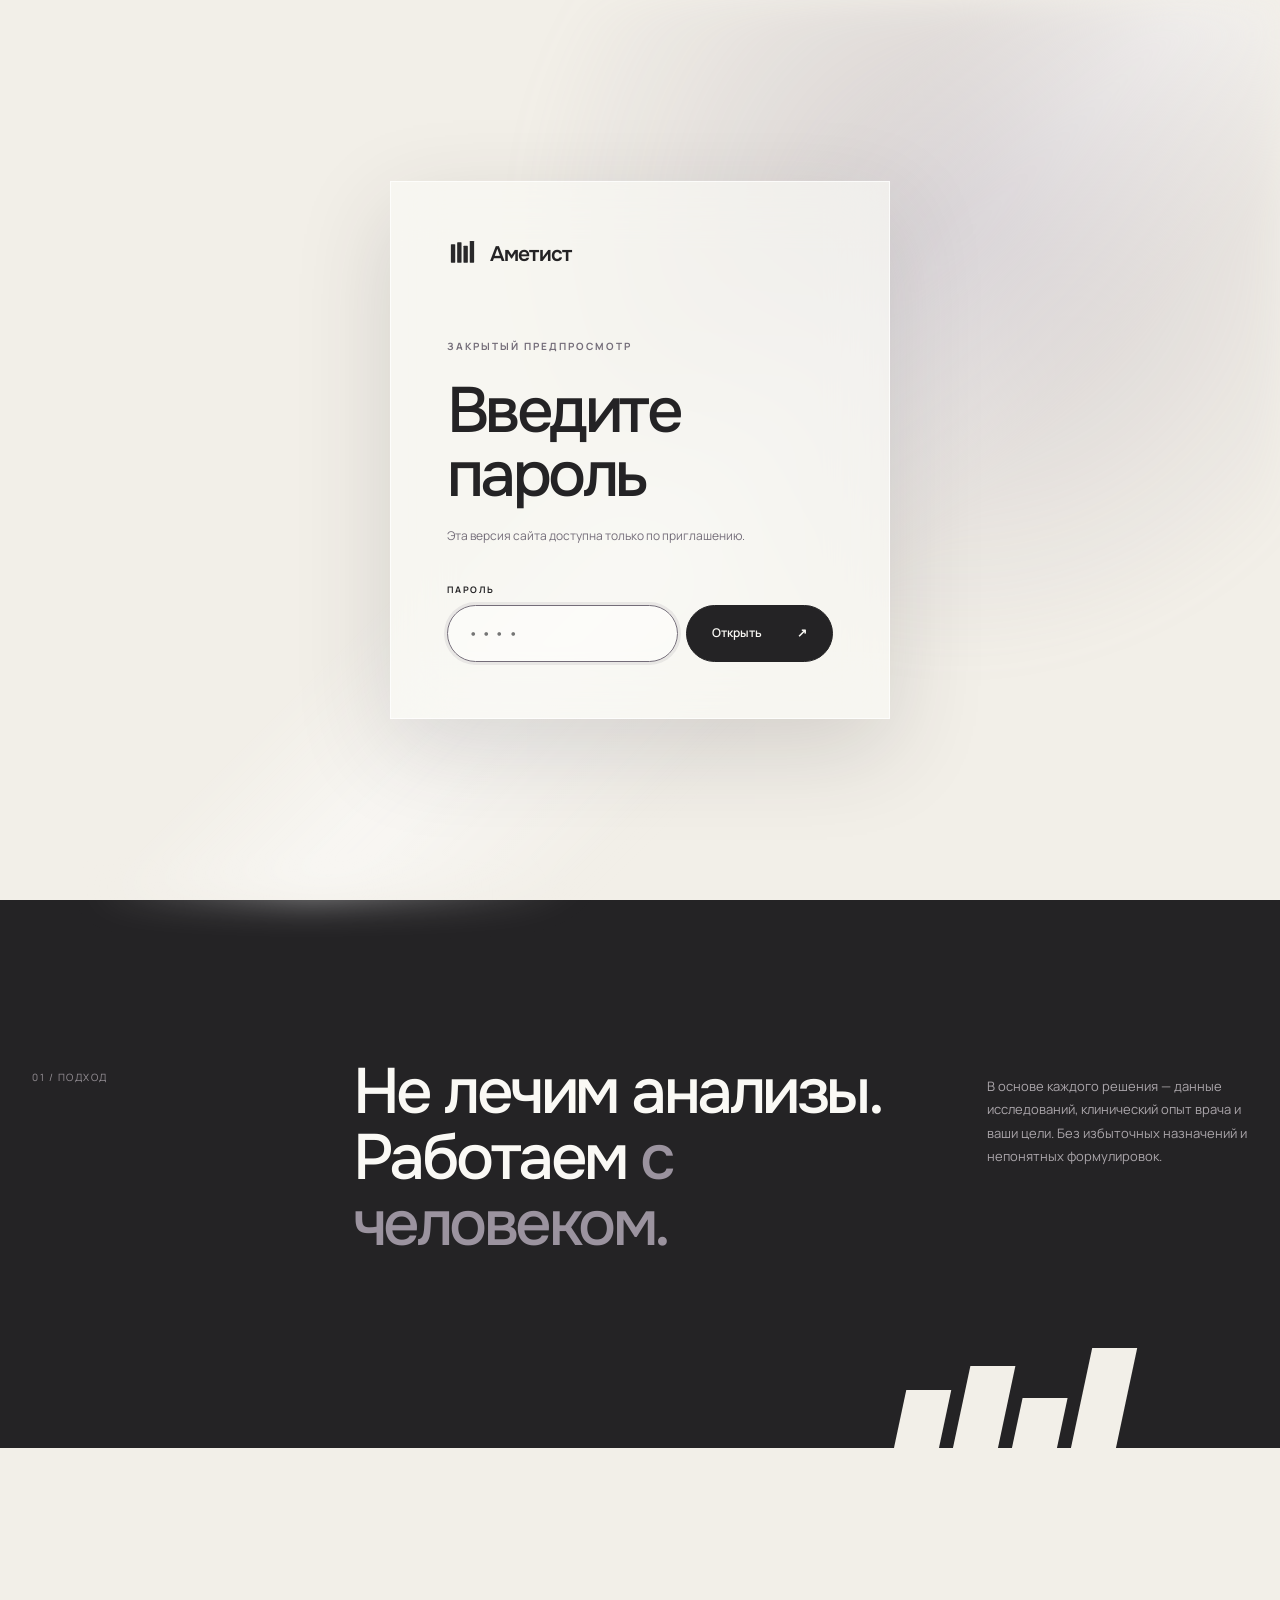
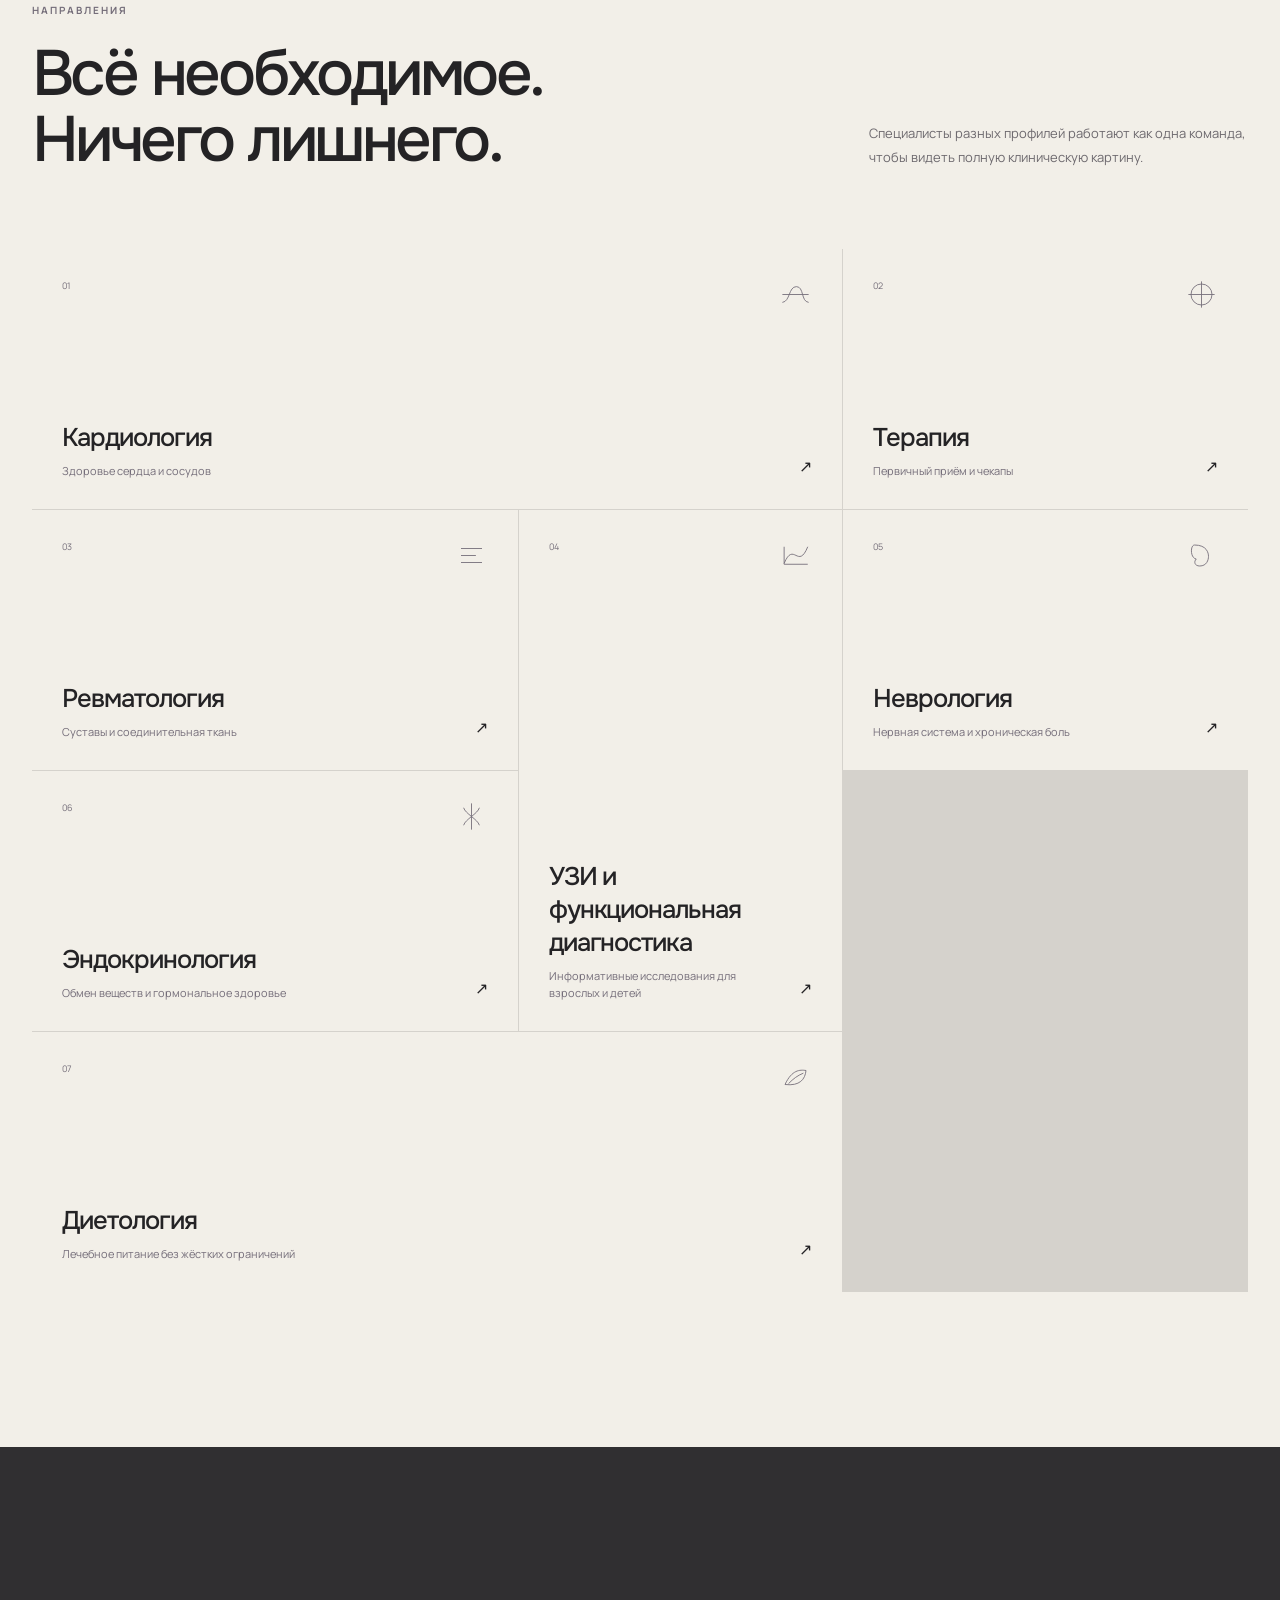
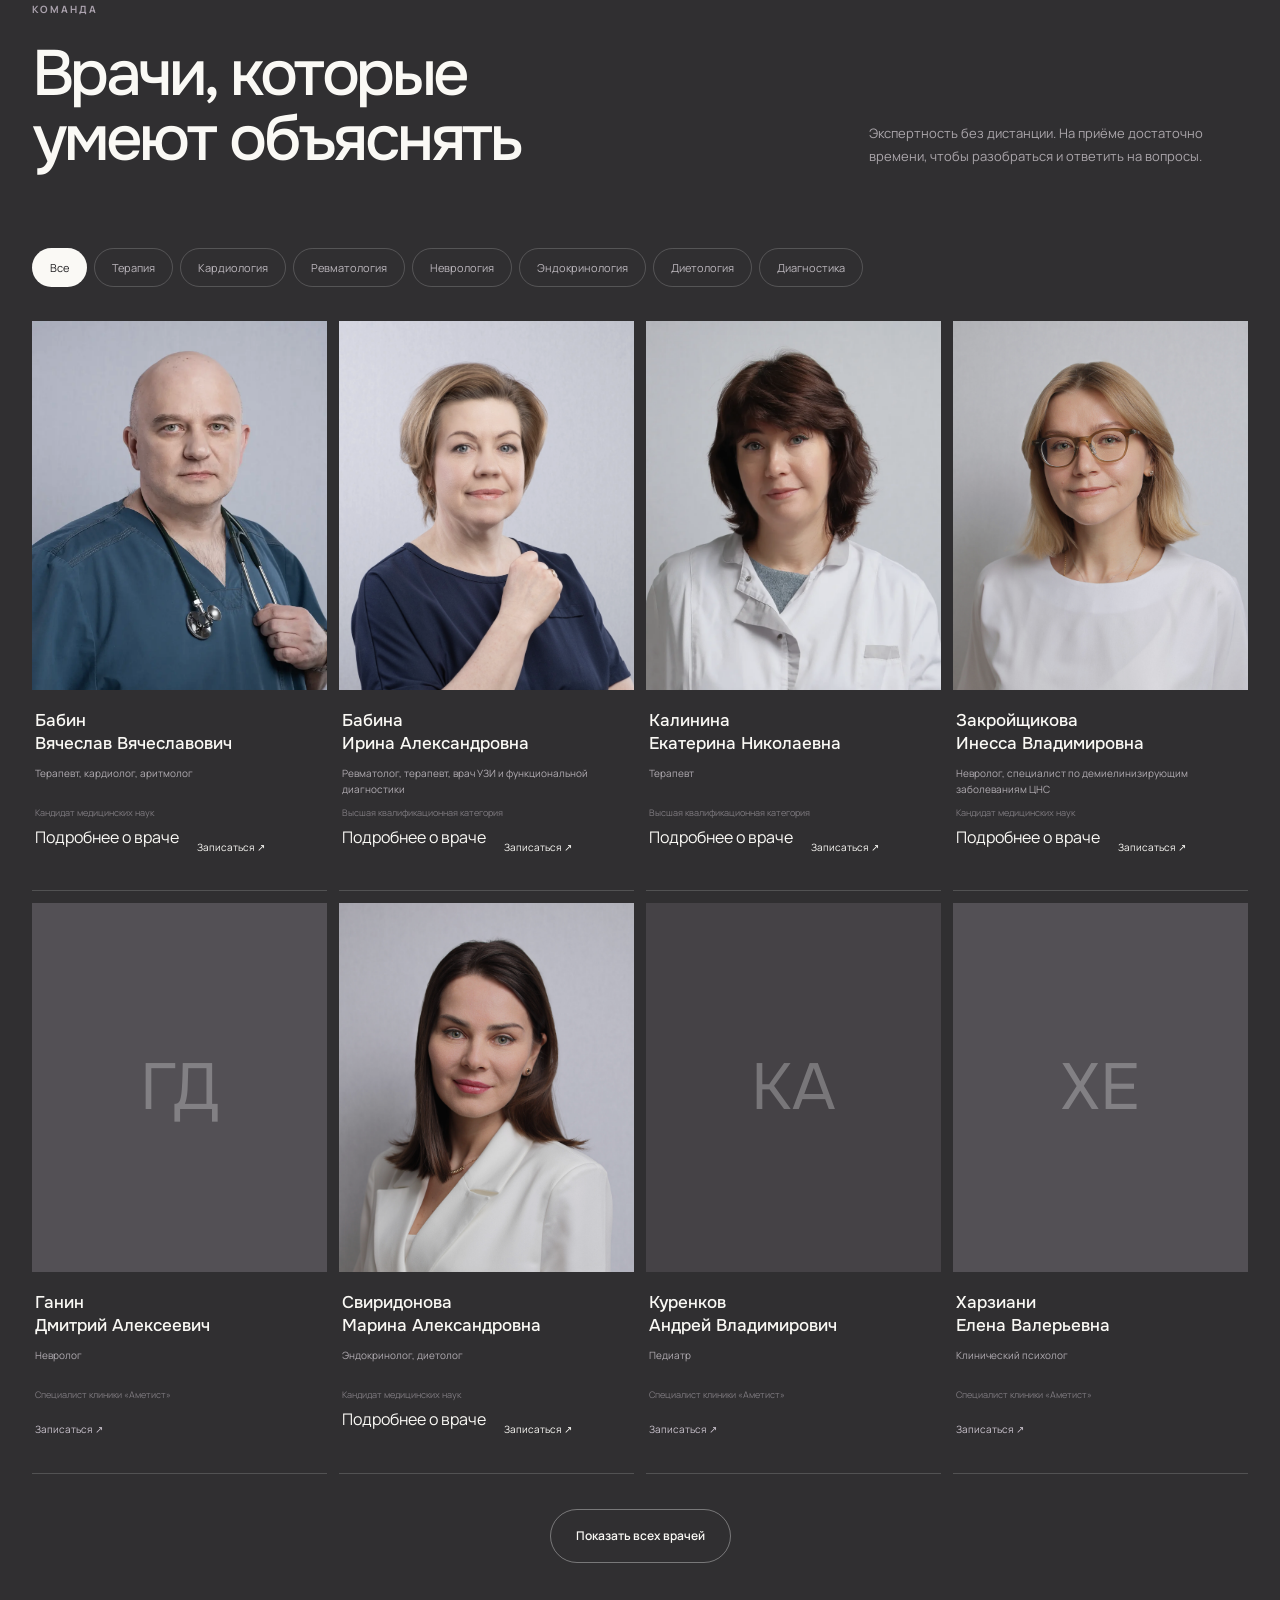
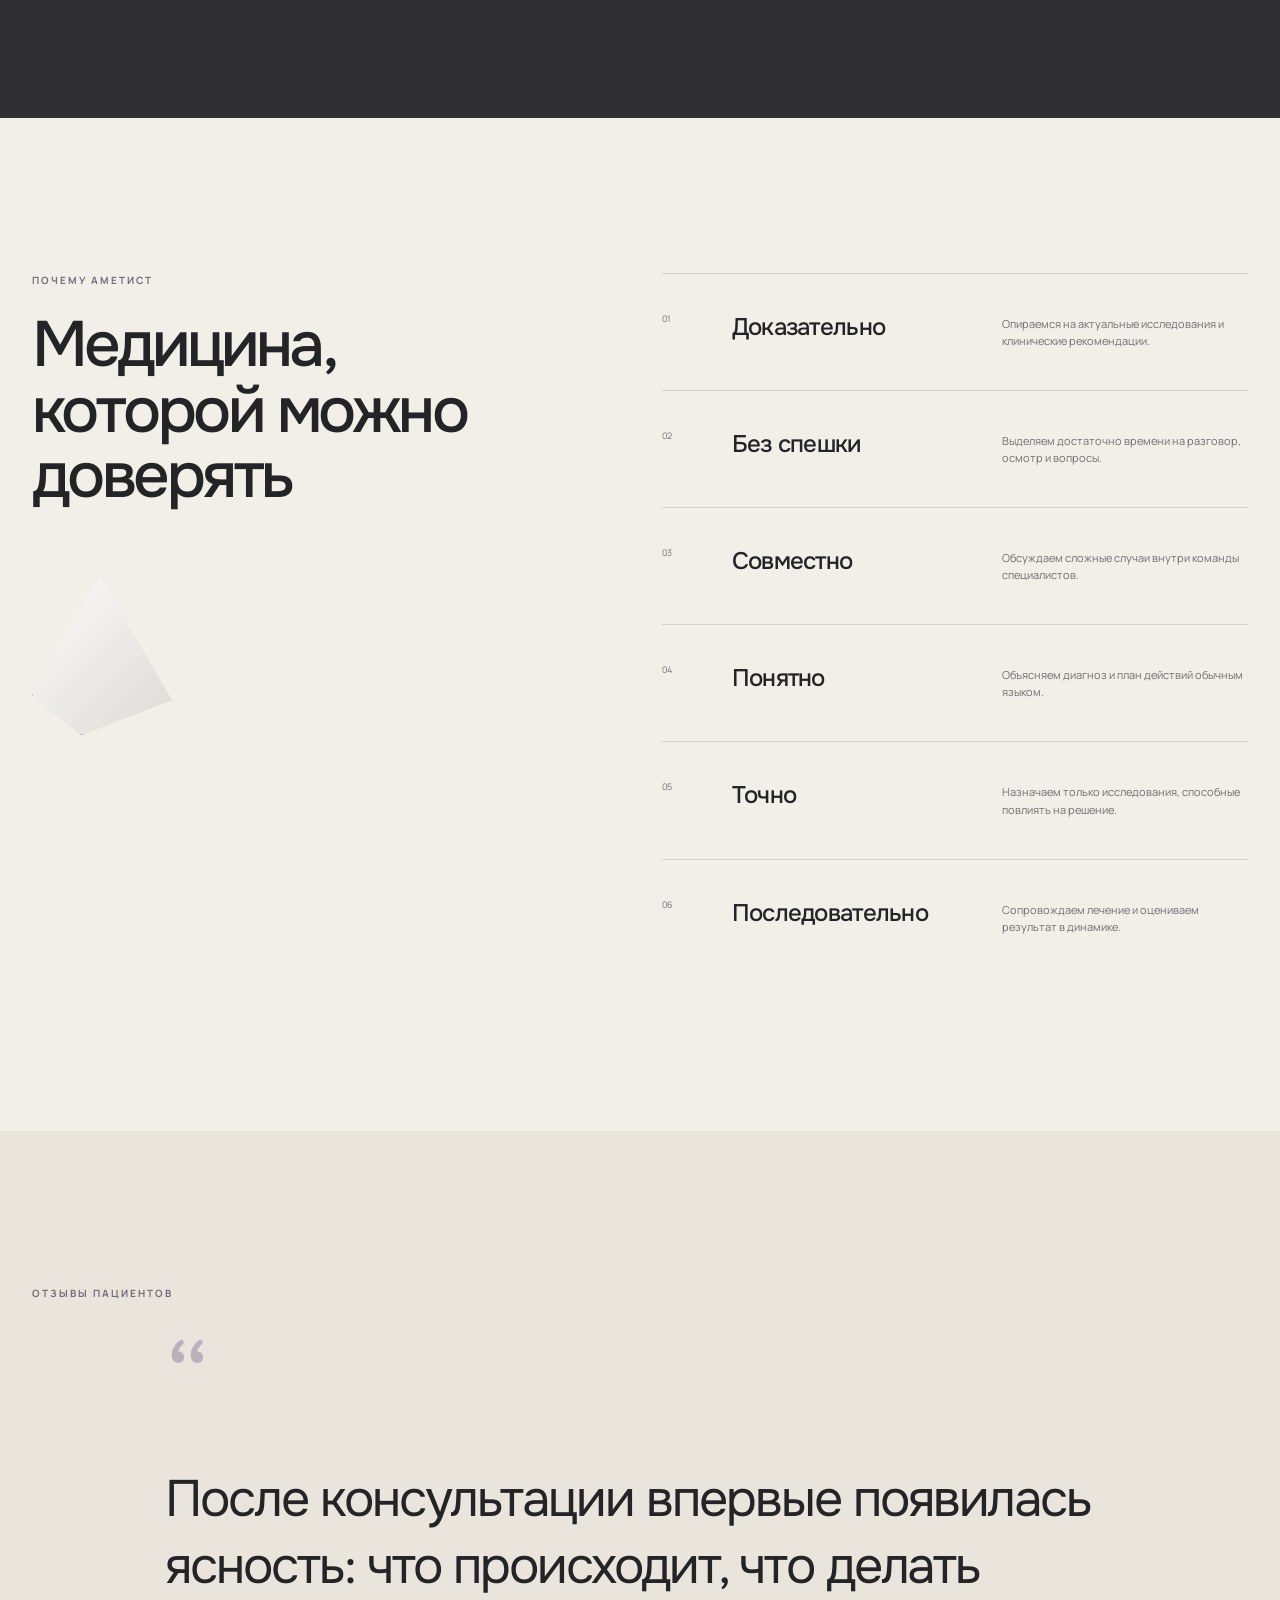
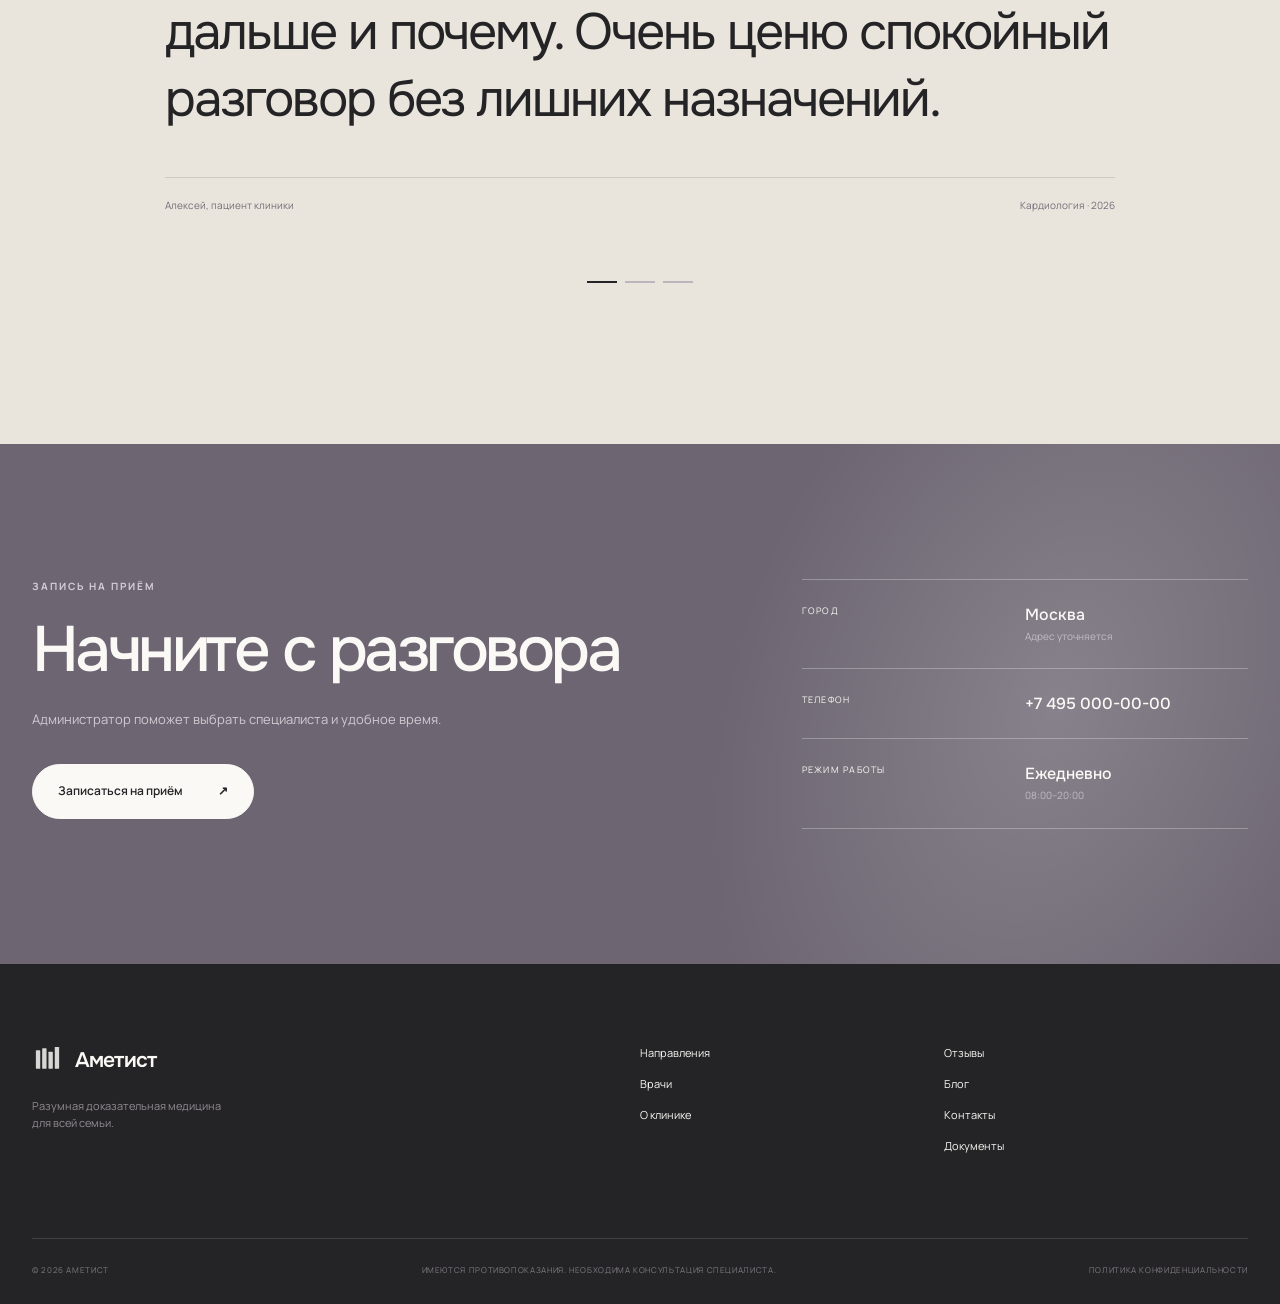
<file: index.html>
<!doctype html>
<html lang="ru"><head><meta charset="utf-8"><meta name="viewport" content="width=device-width,initial-scale=1"><meta name="description" content="Аметист — клиника доказательной медицины для взрослых и детей в Москве."><meta name="robots" content="noindex, nofollow, noarchive, nosnippet"><meta name="googlebot" content="noindex, nofollow, noarchive, nosnippet"><meta name="theme-color" content="#f2efe8"><title>Аметист — разумная доказательная медицина</title><link rel="icon" href="icons/favicon.svg" type="image/svg+xml"><link rel="preconnect" href="https://fonts.googleapis.com"><link rel="preconnect" href="https://fonts.gstatic.com" crossorigin><link href="https://fonts.googleapis.com/css2?family=Manrope:wght@400;500;600;700&amp;family=Onest:wght@400;500;600&amp;display=swap" rel="stylesheet"><link rel="stylesheet" href="css/style.css"><script src="js/doctor-profiles.js" defer></script><script src="js/search-index.js" defer></script><script src="js/script.js" defer></script><script src="js/site-search.js" defer></script></head>
<body class="locked" data-root=""><div class="access-gate" data-access-gate role="dialog" aria-modal="true" aria-labelledby="gate-title"><div class="access-gate__glow" aria-hidden="true"></div><form class="access-gate__panel" data-access-form><a class="brand access-gate__brand" href="#" tabindex="-1"><img src="icons/logo-srez.svg" alt=""><span>Аметист</span></a><p class="kicker">Закрытый предпросмотр</p><h1 id="gate-title">Введите пароль</h1><p>Эта версия сайта доступна только по приглашению.</p><label for="access-password">Пароль</label><div class="access-gate__field"><input id="access-password" name="password" type="password" inputmode="numeric" autocomplete="current-password" required autofocus placeholder="••••"><button class="btn" type="submit">Открыть <span>↗</span></button></div><p class="access-gate__error" data-access-error role="alert" hidden>Неверный пароль. Попробуйте ещё раз.</p></form></div><a class="skip" href="#content">К содержанию</a>
<header class="header"><div class="shell nav"><a class="brand" href="#top" aria-label="Аметист, на главную"><img src="icons/logo-srez.svg" alt=""><span>Аметист</span></a><button class="menu-btn" aria-expanded="false" aria-controls="menu"><span></span><span></span></button><nav id="menu" aria-label="Основная навигация"><a href="#specialties">Направления</a><a href="#doctors">Врачи</a><a href="#principles">О клинике</a><a href="#reviews">Отзывы</a><a href="blog/index.html">Блог</a><a href="#contacts">Контакты</a></nav><button class="btn btn--small js-book">Записаться</button></div></header>
<main id="content">
<section class="hero" id="top"><div class="hero-glow"></div><div class="shell hero-grid"><div class="hero-copy"><p class="kicker text-reveal">Клиника доказательной медицины · Москва</p><h1><span class="text-reveal">Разумная доказательная</span><span class="text-reveal">медицина <i>для всей семьи</i></span></h1><p class="lead text-reveal">Вдумчивые консультации, точная диагностика и решения, основанные на современных клинических рекомендациях.</p><div class="hero-actions text-reveal"><button class="btn js-book">Записаться на приём <span>↗</span></button><a class="btn btn--quiet" href="#doctors">Выбрать врача <span>↓</span></a></div></div>
<div class="prism-wrap" aria-hidden="true"><div class="prism-light"></div><img class="prism" src="images/hero-prism.svg" alt="Абстрактная полупрозрачная призма в дымчато-аметистовых оттенках"><span class="orbit orbit-a"></span><span class="orbit orbit-b"></span></div>
<div class="hero-facts"><div><strong>Командная работа</strong><span>Обсуждаем сложные случаи</span></div><div><strong>Без лишних назначений</strong><span>Только то, что меняет тактику</span></div><div><strong>Достаточно времени</strong><span>Спокойный подробный приём</span></div><div><strong>Понятный план</strong><span>Объясняем каждый следующий шаг</span></div></div></div></section>
<section class="manifest"><div class="shell manifest-grid reveal"><p class="section-index">01 / Подход</p><h2>Не лечим анализы.<br>Работаем <em>с человеком.</em></h2><p>В основе каждого решения — данные исследований, клинический опыт врача и ваши цели. Без избыточных назначений и непонятных формулировок.</p></div><div class="slice-divider" aria-hidden="true"><i></i><i></i><i></i><i></i></div></section>
<section class="section specialties" id="specialties"><div class="shell"><header class="section-head reveal"><div><p class="kicker">Направления</p><h2>Всё необходимое.<br>Ничего лишнего.</h2></div><p>Специалисты разных профилей работают как одна команда, чтобы видеть полную клиническую картину.</p></header><div class="specialty-layout">
<button class="specialty specialty--wide reveal" type="button" data-specialty="cardiology"><span class="num">01</span><svg viewBox="0 0 40 40" aria-hidden="true"><path d="M5 29c9-1 7-18 16-18s5 17 14 18M5 20h30"/></svg><span class="specialty-copy"><strong>Кардиология</strong><small>Здоровье сердца и сосудов</small></span><b>↗</b></button>
<button class="specialty reveal" type="button" data-specialty="therapy"><span class="num">02</span><svg viewBox="0 0 40 40" aria-hidden="true"><circle cx="20" cy="20" r="12"/><path d="M20 5v30M5 20h30"/></svg><span class="specialty-copy"><strong>Терапия</strong><small>Первичный приём и чекапы</small></span><b>↗</b></button>
<button class="specialty reveal" type="button" data-specialty="rheumatology"><span class="num">03</span><svg viewBox="0 0 40 40" aria-hidden="true"><path d="M8 12h24M8 20h17M8 28h24"/></svg><span class="specialty-copy"><strong>Ревматология</strong><small>Суставы и соединительная ткань</small></span><b>↗</b></button>
<button class="specialty specialty--tall reveal" type="button" data-specialty="diagnostics"><span class="num">04</span><svg viewBox="0 0 40 40" aria-hidden="true"><path d="M7 29C18 3 23 37 34 10M7 10v20h27"/></svg><span class="specialty-copy"><strong>УЗИ и функциональная диагностика</strong><small>Информативные исследования для взрослых и детей</small></span><b>↗</b></button>
<button class="specialty reveal" type="button" data-specialty="neurology"><span class="num">05</span><svg viewBox="0 0 40 40" aria-hidden="true"><path d="M12 8c14 0 16 9 16 13s-2 11-10 11c-6 0-7-5-4-8-7-1-7-16-2-16z"/></svg><span class="specialty-copy"><strong>Неврология</strong><small>Нервная система и хроническая боль</small></span><b>↗</b></button>
<button class="specialty reveal" type="button" data-specialty="endocrinology"><span class="num">06</span><svg viewBox="0 0 40 40" aria-hidden="true"><path d="M20 5v30M11 10c2 7 16 13 18 20M29 10C27 17 13 23 11 30"/></svg><span class="specialty-copy"><strong>Эндокринология</strong><small>Обмен веществ и гормональное здоровье</small></span><b>↗</b></button>
<button class="specialty specialty--wide reveal" type="button" data-specialty="dietology"><span class="num">07</span><svg viewBox="0 0 40 40" aria-hidden="true"><path d="M8 28c8-17 17-17 24-16-1 10-7 18-24 16ZM12 27c6-6 10-9 17-12"/></svg><span class="specialty-copy"><strong>Диетология</strong><small>Лечебное питание без жёстких ограничений</small></span><b>↗</b></button>
</div></div></section>
<section class="section team" id="doctors"><div class="shell"><header class="section-head section-head--light reveal"><div><p class="kicker">Команда</p><h2>Врачи, которые<br>умеют объяснять</h2></div><p>Экспертность без дистанции. На приёме достаточно времени, чтобы разобраться и ответить на вопросы.</p></header><div class="filters" role="group" aria-label="Фильтр врачей"><button class="active" data-filter="all">Все</button><button data-filter="therapy">Терапия</button><button data-filter="cardiology">Кардиология</button><button data-filter="rheumatology">Ревматология</button><button data-filter="neurology">Неврология</button><button data-filter="endocrinology">Эндокринология</button><button data-filter="dietology">Диетология</button><button data-filter="diagnostics">Диагностика</button></div><div class="doctor-grid" data-doctor-grid></div><button class="btn btn--outline doctor-more" data-doctor-more>Показать всех врачей</button></div></section>
<section class="section principles" id="principles"><div class="shell principles-grid"><div class="principles-title reveal"><p class="kicker">Почему Аметист</p><h2>Медицина,<br>которой можно<br>доверять</h2><div class="mini-prism"></div></div><div class="principle-list"><article class="reveal"><span>01</span><h3>Доказательно</h3><p>Опираемся на актуальные исследования и клинические рекомендации.</p></article><article class="reveal"><span>02</span><h3>Без спешки</h3><p>Выделяем достаточно времени на разговор, осмотр и вопросы.</p></article><article class="reveal"><span>03</span><h3>Совместно</h3><p>Обсуждаем сложные случаи внутри команды специалистов.</p></article><article class="reveal"><span>04</span><h3>Понятно</h3><p>Объясняем диагноз и план действий обычным языком.</p></article><article class="reveal"><span>05</span><h3>Точно</h3><p>Назначаем только исследования, способные повлиять на решение.</p></article><article class="reveal"><span>06</span><h3>Последовательно</h3><p>Сопровождаем лечение и оцениваем результат в динамике.</p></article></div></div></section>
<section class="section reviews" id="reviews"><div class="shell"><p class="kicker reveal">Отзывы пациентов</p><div class="review-stage reveal"><span class="quote">“</span><blockquote>После консультации впервые появилась ясность: что происходит, что делать дальше и почему. Очень ценю спокойный разговор без лишних назначений.</blockquote><div class="review-meta"><span>Алексей, пациент клиники</span><span>Кардиология · 2026</span></div></div><div class="review-dots"><button class="active" aria-label="Отзыв 1"></button><button aria-label="Отзыв 2"></button><button aria-label="Отзыв 3"></button></div></div></section>
<section class="contact" id="contacts"><div class="shell contact-grid"><div class="reveal"><p class="kicker">Запись на приём</p><h2>Начните с разговора</h2><p>Администратор поможет выбрать специалиста и удобное время.</p><button class="btn btn--light js-book">Записаться на приём <span>↗</span></button></div><div class="contact-data reveal"><div><span>Город</span><strong>Москва</strong><small>Адрес уточняется</small></div><div><span>Телефон</span><a href="tel:+74950000000">+7 495 000-00-00</a></div><div><span>Режим работы</span><strong>Ежедневно</strong><small>08:00–20:00</small></div></div></div></section>
</main>
<footer><div class="shell footer-grid"><div><a class="brand brand--light" href="#top"><img src="icons/logo-srez.svg" alt=""><span>Аметист</span></a><p>Разумная доказательная медицина<br>для всей семьи.</p></div><div><a href="#specialties">Направления</a><a href="#doctors">Врачи</a><a href="#principles">О клинике</a></div><div><a href="#reviews">Отзывы</a><a href="blog/index.html">Блог</a><a href="#contacts">Контакты</a><a href="#">Документы</a></div></div><div class="shell legal"><span>© 2026 Аметист</span><span>Имеются противопоказания. Необходима консультация специалиста.</span><a href="#">Политика конфиденциальности</a></div></footer>
<dialog class="specialty-dialog" data-specialty-dialog aria-labelledby="specialty-dialog-title"><button class="modal-close" type="button" data-specialty-close aria-label="Закрыть информацию о направлении">×</button><p class="kicker">Направление клиники</p><h2 id="specialty-dialog-title" data-specialty-title></h2><p data-specialty-text></p><div class="specialty-dialog__actions"><button class="btn js-specialty-doctors" type="button">Выбрать врача <span>→</span></button><button class="btn btn--quiet js-book" type="button">Записаться</button></div></dialog>
<dialog class="modal" aria-labelledby="modal-title"><button class="modal-close" aria-label="Закрыть">×</button><p class="kicker">Запись в клинику</p><h2 id="modal-title">Подберём врача<br>и удобное время</h2><p>Оставьте контакты — администратор перезвонит вам.</p><form><label>Имя<input name="name" autocomplete="name" required placeholder="Как к вам обращаться"></label><label>Телефон<input name="phone" type="tel" autocomplete="tel" required placeholder="+7 900 000-00-00"></label><label class="check"><input type="checkbox" required><span>Согласен на обработку персональных данных</span></label><button class="btn" type="submit">Отправить заявку <span>↗</span></button></form><div class="success" hidden><b>Готово</b><p>Мы скоро свяжемся с вами.</p></div></dialog>
</body></html>
</file>
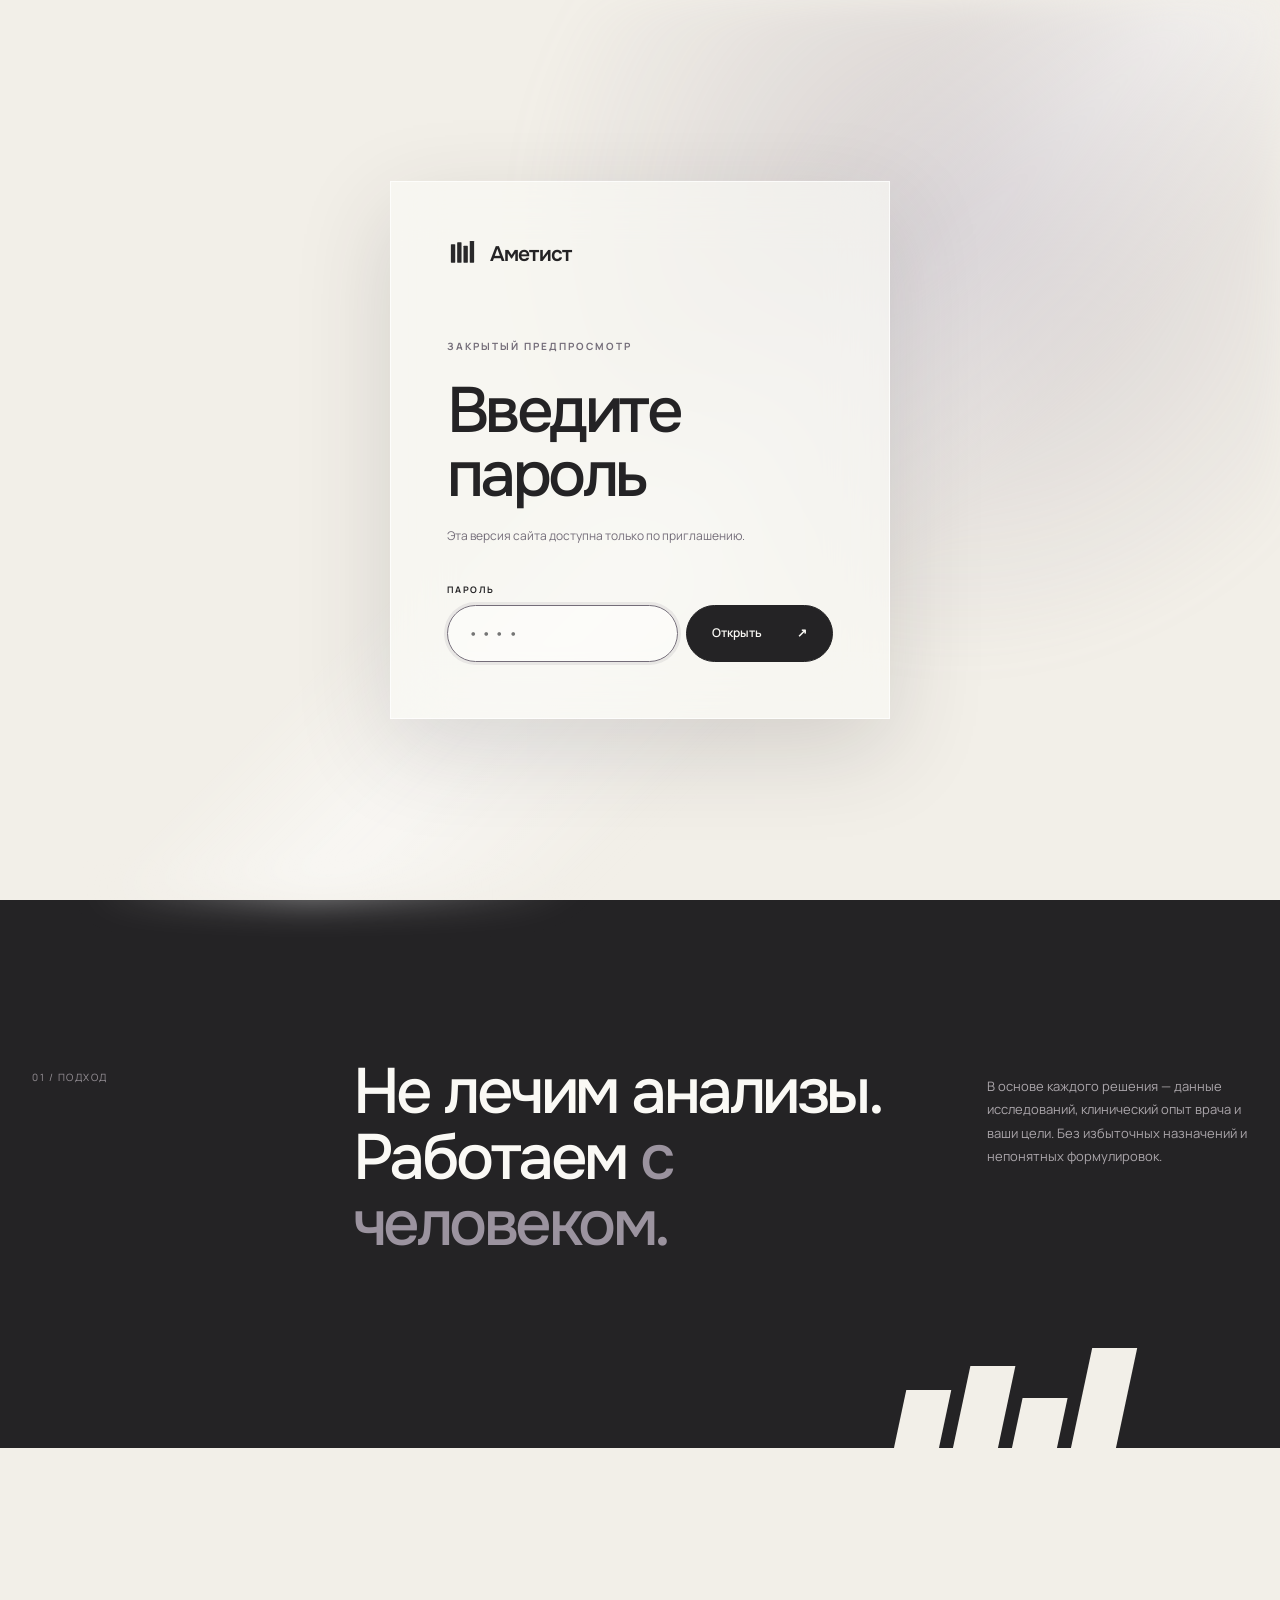
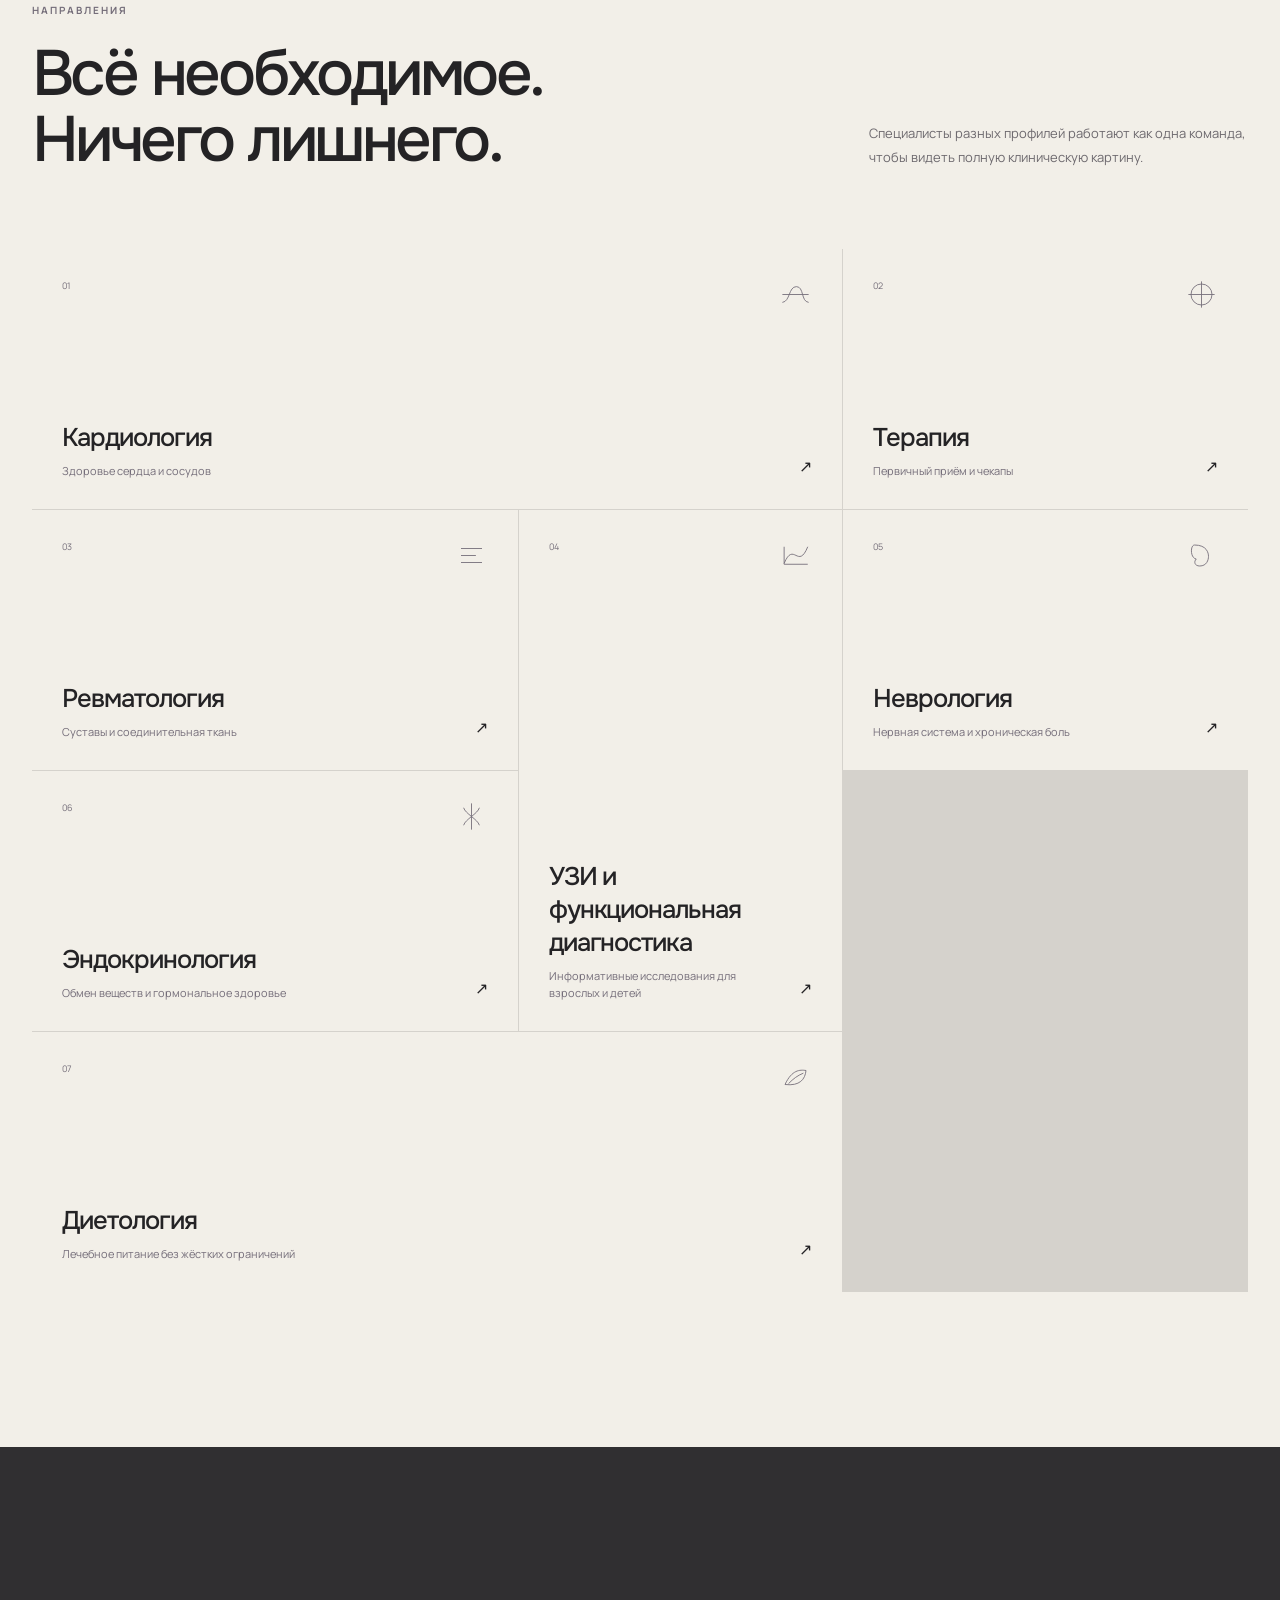
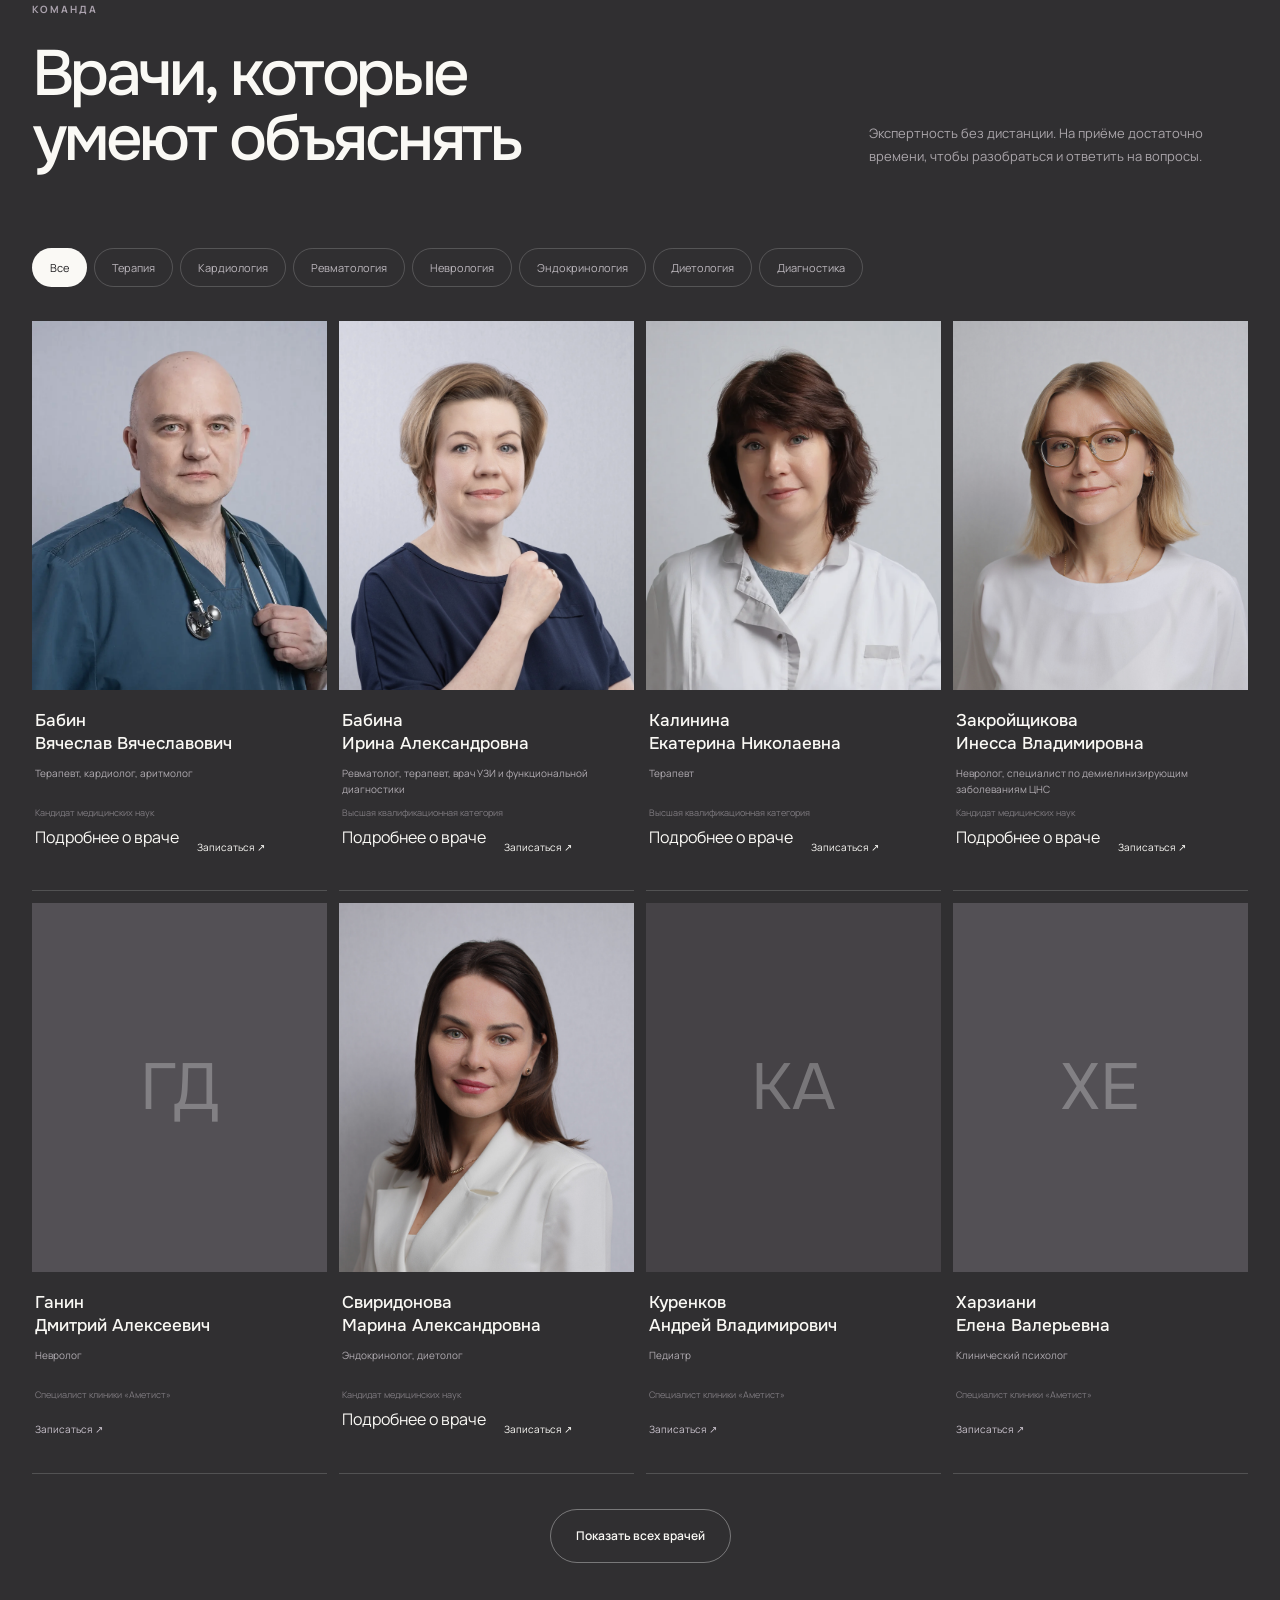
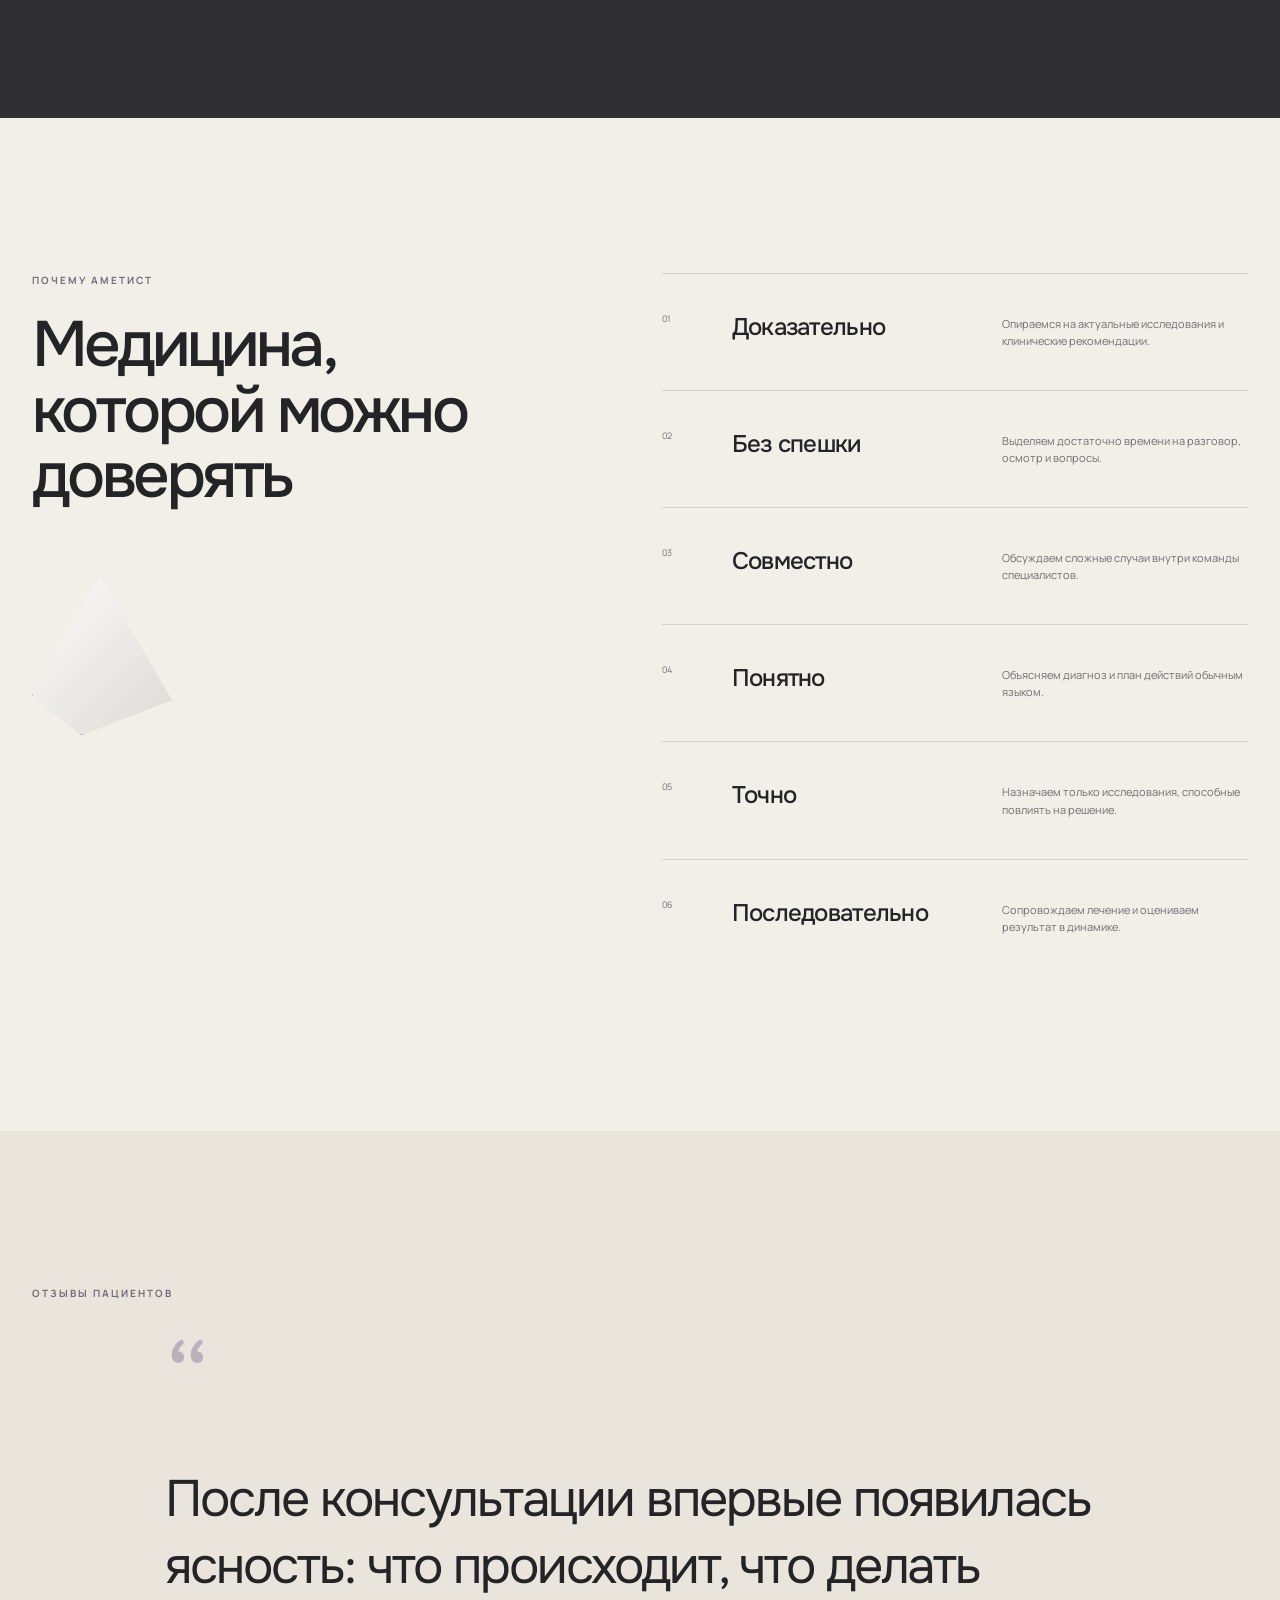
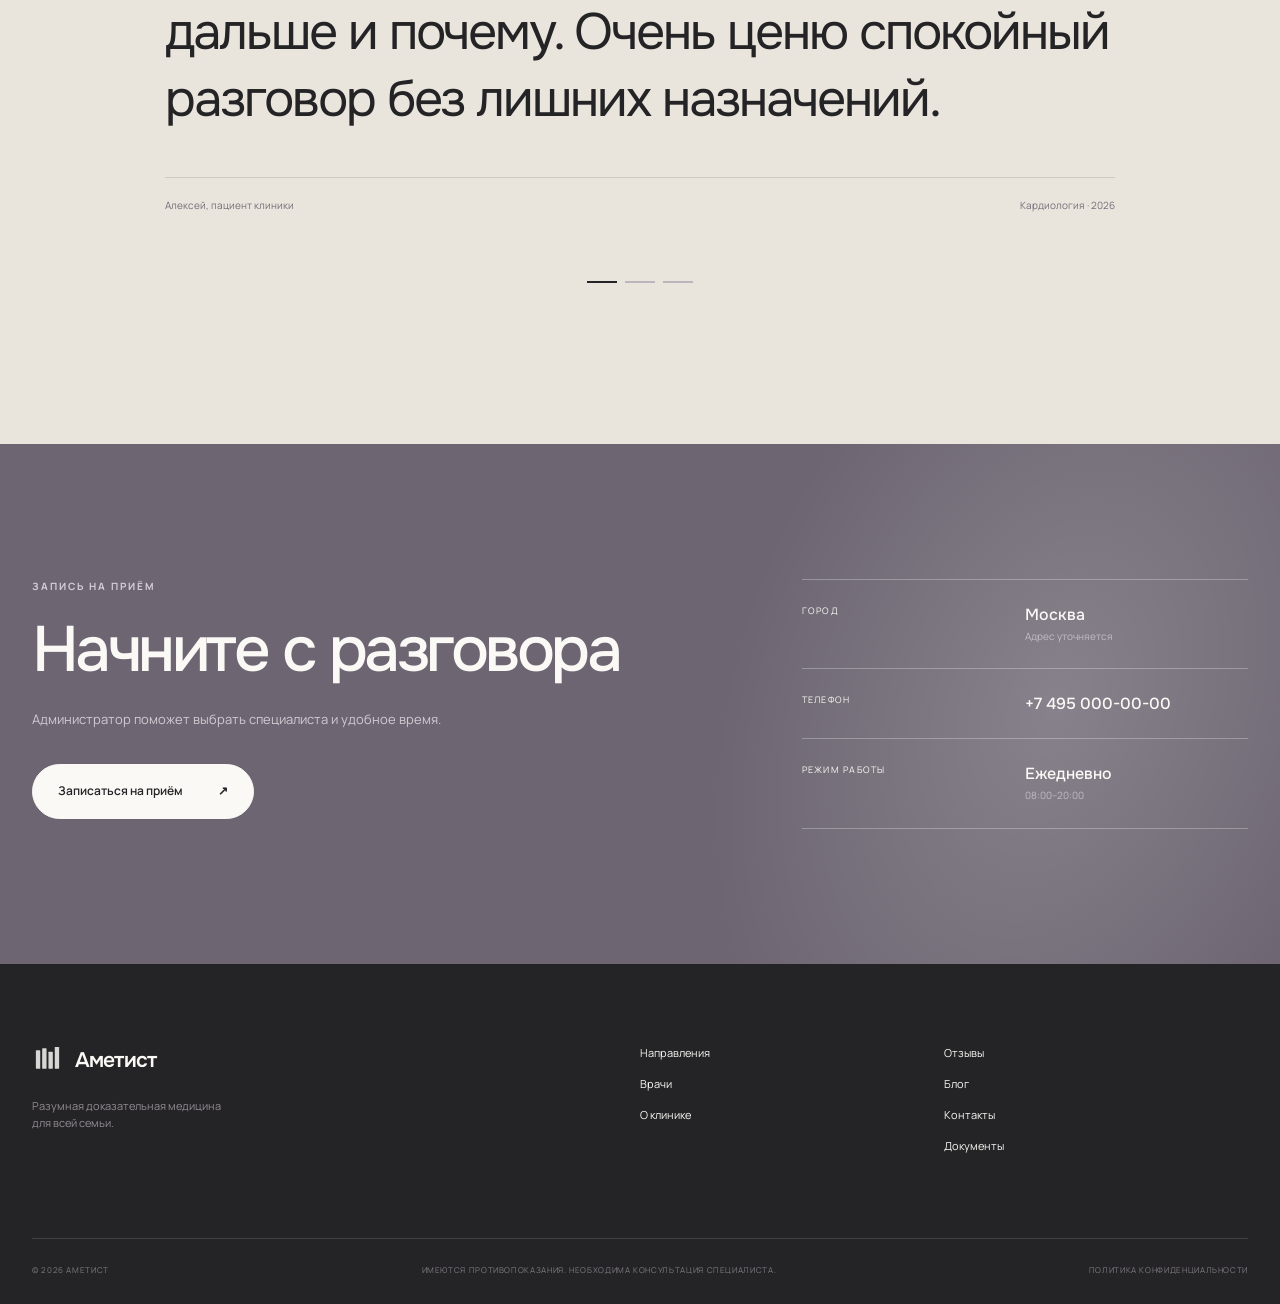
<file: blog/index.html>
<!doctype html>
<html lang="ru">
<head>
  <meta charset="utf-8">
  <meta name="viewport" content="width=device-width,initial-scale=1">
  <meta name="robots" content="noindex, nofollow, noarchive, nosnippet">
  <meta name="description" content="Статьи врачей клиники «Аметист» о доказательной медицине, профилактике, диагностике и лечении заболеваний.">
  <title>Медицинский блог врачей — клиника «Аметист»</title>
  <link rel="icon" href="../icons/favicon.svg" type="image/svg+xml">
  <link rel="preconnect" href="https://fonts.googleapis.com">
  <link rel="preconnect" href="https://fonts.gstatic.com" crossorigin>
  <link href="https://fonts.googleapis.com/css2?family=Manrope:wght@400;500;600;700&amp;family=Onest:wght@400;500;600&amp;display=swap" rel="stylesheet">
  <link rel="stylesheet" href="../css/style.css">
  <script src="../js/preview-guard.js" defer></script>
  <script src="../js/search-index.js" defer></script>
  <script src="../js/site-search.js" defer></script>
  <script src="../js/blog-articles.js" defer></script>
  <script src="../js/blog.js" defer></script>
</head>
<body class="blog-page" data-root="../">
  <header class="blog-header"><div class="shell blog-nav"><a class="brand" href="../index.html"><img src="../icons/logo-srez.svg" alt=""><span>Аметист</span></a><nav aria-label="Навигация блога"><a href="../index.html#doctors">Врачи</a><a href="../index.html#specialties">Направления</a><a href="../index.html#contacts">Записаться</a></nav></div></header>
  <main>
    <section class="blog-hero"><div class="shell"><p class="kicker">Медицинский блог</p><h1>Знания,<br>которые помогают<br>принимать решения</h1><p>Врачи клиники разбирают частые вопросы, объясняют клинические рекомендации и помогают отличать важное от лишнего.</p></div></section>
    <section class="blog-catalog"><div class="shell"><div class="blog-tools"><label><span>Поиск по статьям</span><input type="search" data-blog-search placeholder="Например, давление или щитовидная железа"></label><p data-blog-status aria-live="polite"></p></div><div class="blog-list" data-blog-list></div></div></section>
  </main>
  <footer class="doctor-page__footer"><a class="brand brand--light" href="../index.html"><img src="../icons/logo-srez.svg" alt=""><span>Аметист</span></a><p>Материалы блога не заменяют консультацию врача.</p></footer>
</body>
</html>
</file>
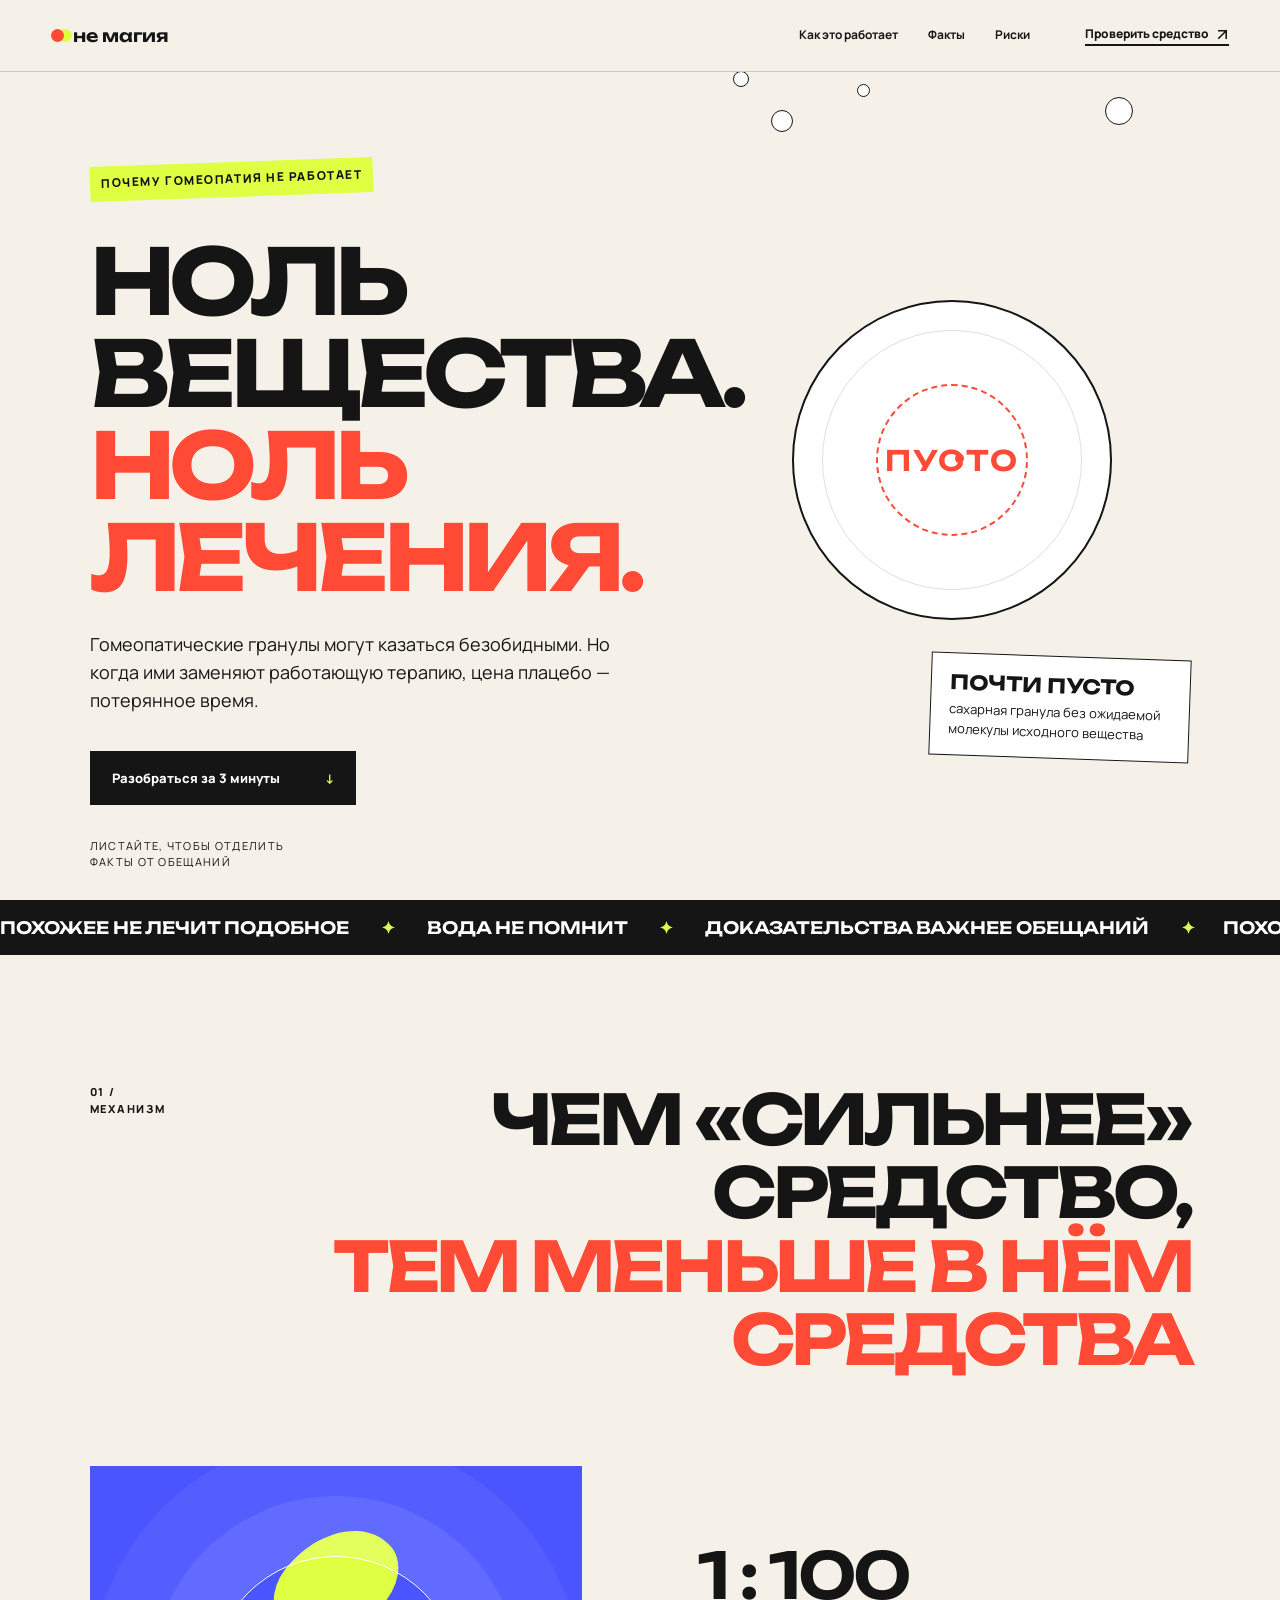
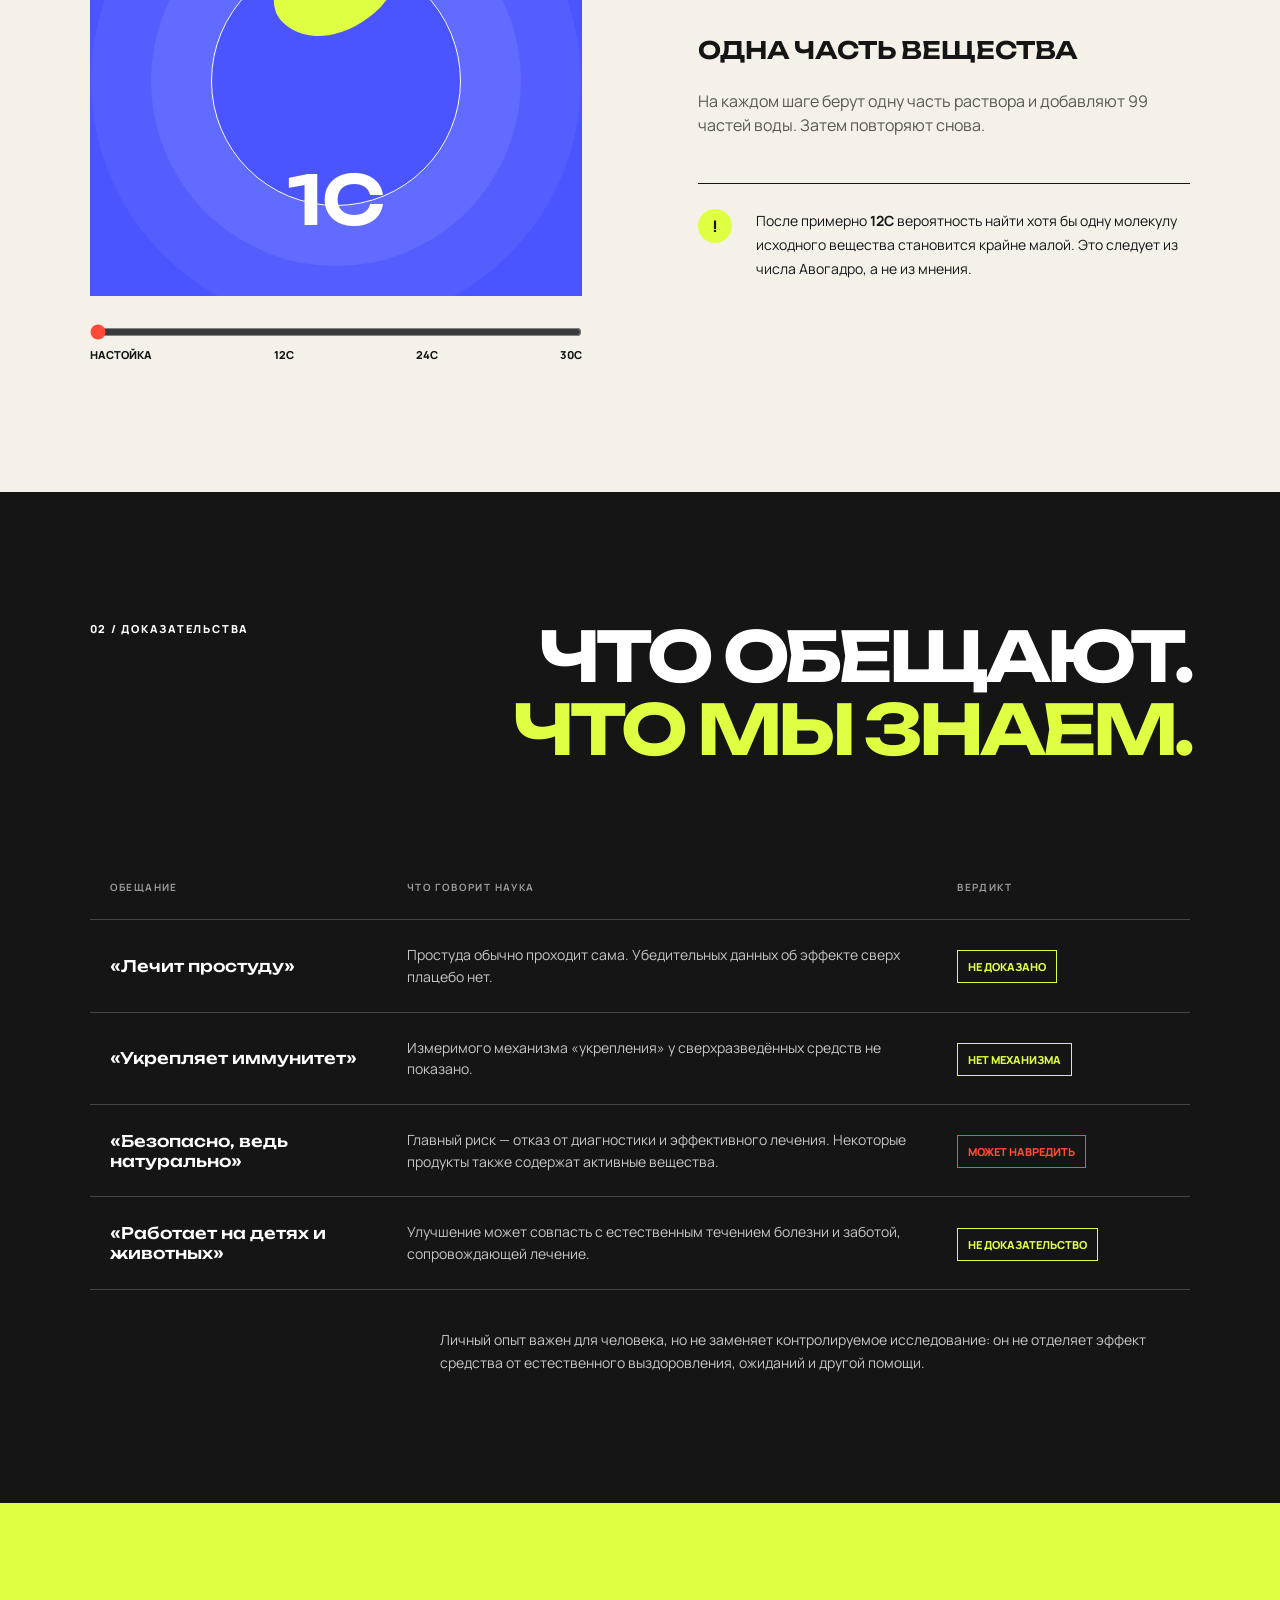
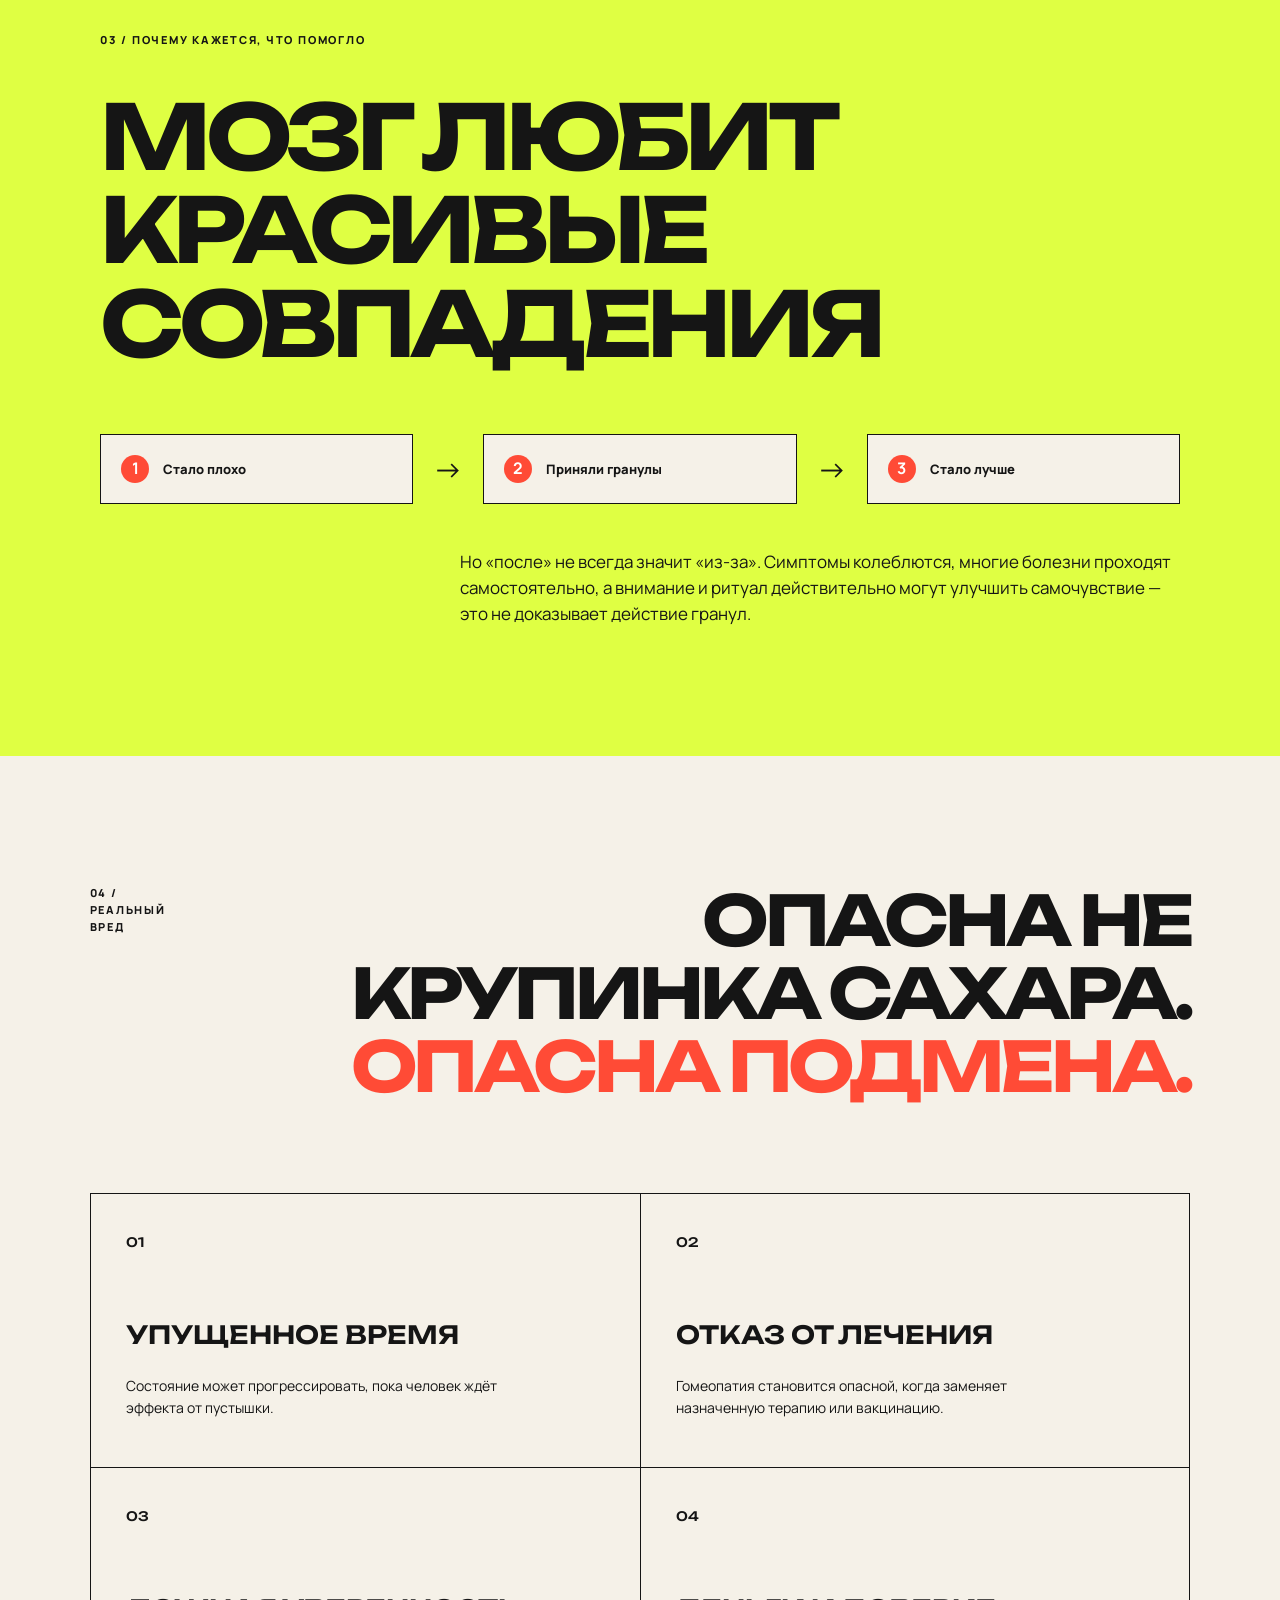
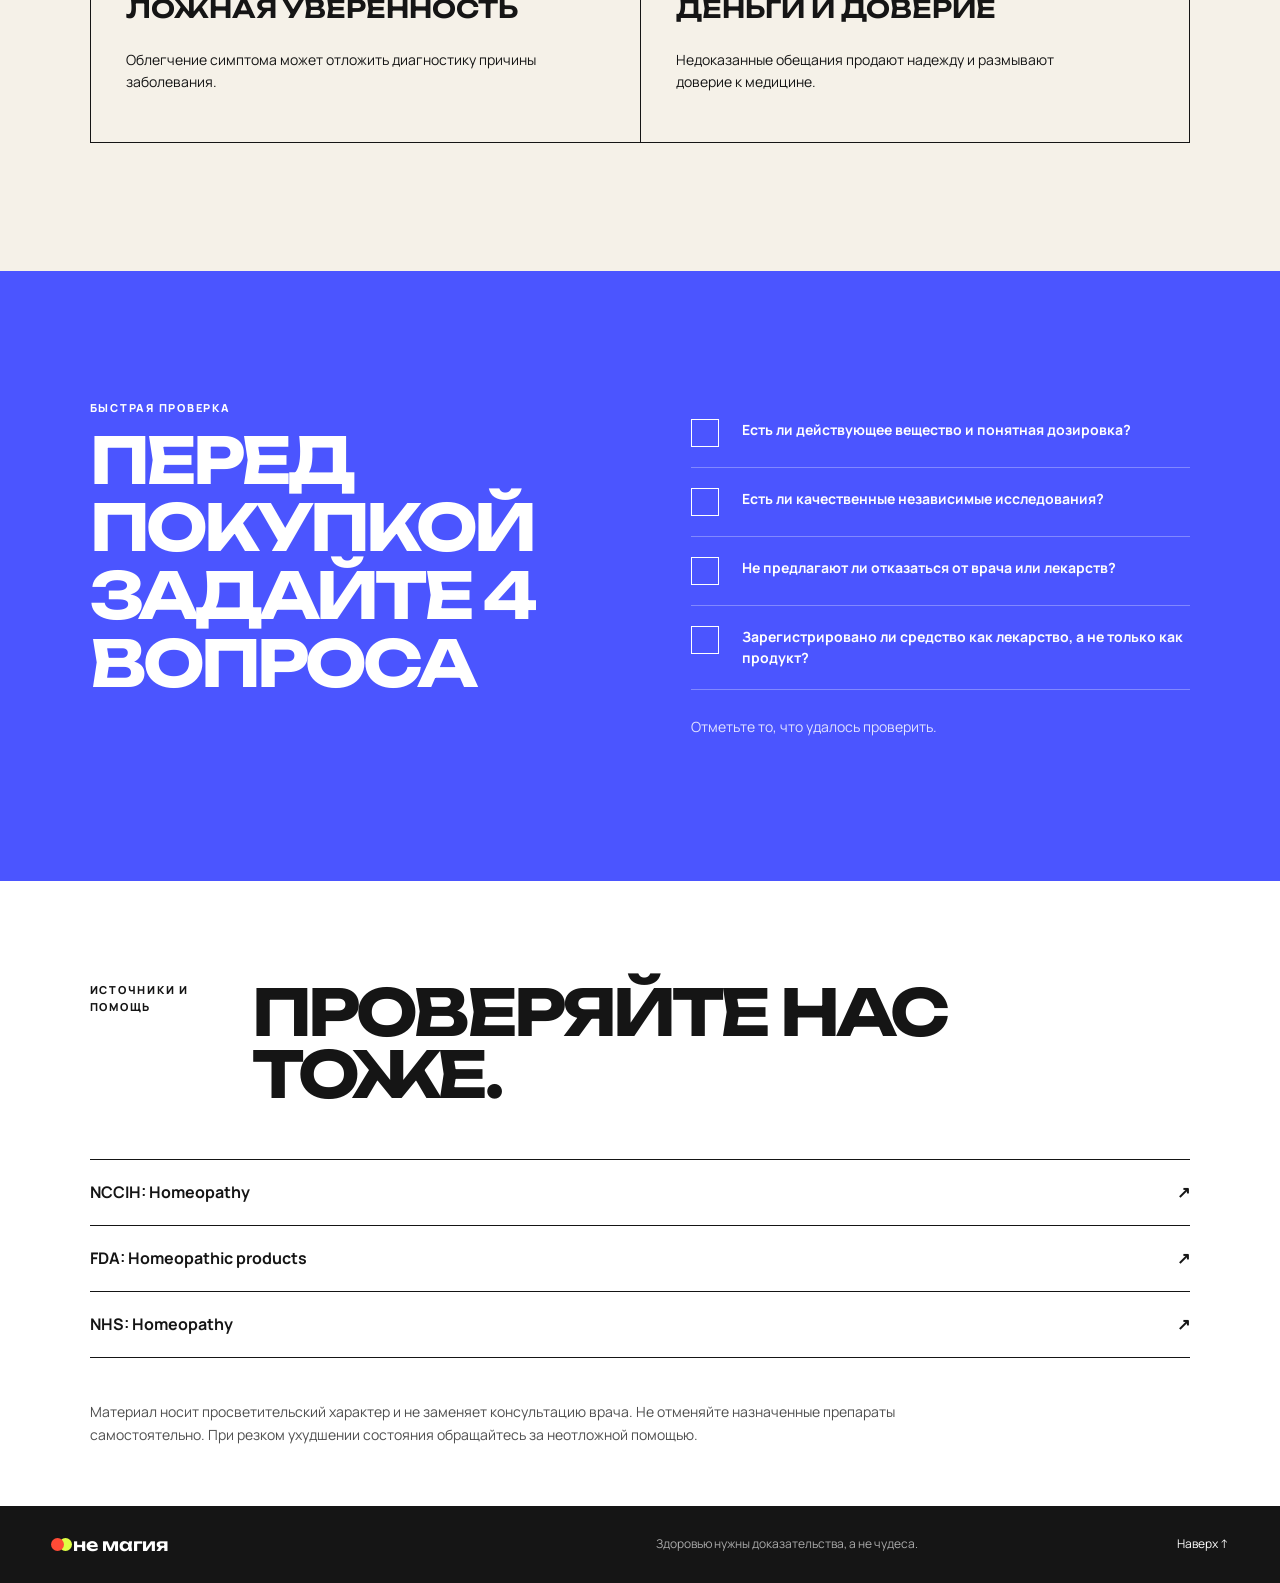
<file: homeopathy-awareness/index.html>
<!doctype html>
<html lang="ru">
<head>
  <meta charset="utf-8">
  <meta name="viewport" content="width=device-width, initial-scale=1">
  <meta name="description" content="Понятный разбор гомеопатии: почему сверхразведения не лечат, что показывают исследования и как не потерять время.">
  <meta name="theme-color" content="#f5f1e8">
  <title>Ноль вещества — не лекарство</title>
  <link rel="preconnect" href="https://fonts.googleapis.com">
  <link rel="preconnect" href="https://fonts.gstatic.com" crossorigin>
  <link href="https://fonts.googleapis.com/css2?family=Manrope:wght@400;500;600;700;800&amp;family=Unbounded:wght@500;600;700&amp;display=swap" rel="stylesheet">
  <link rel="stylesheet" href="css/style.css">
  <script src="js/script.js" defer></script>
</head>
<body>
  <a class="skip" href="#main">К содержанию</a>
  <header class="header">
    <a class="brand" href="#top"><span class="brand__dot"></span>не магия</a>
    <nav aria-label="Навигация"><a href="#how">Как это работает</a><a href="#evidence">Факты</a><a href="#risk">Риски</a></nav>
    <a class="header__cta" href="#check">Проверить средство <svg class="arrow-icon" viewBox="0 0 14 14" aria-hidden="true"><path d="M3 3h8v8M11 3 3 11"/></svg></a>
  </header>

  <main id="main">
    <section class="hero" id="top">
      <div class="hero__copy reveal">
        <p class="kicker">Почему гомеопатия не работает</p>
        <h1>Ноль<br>вещества.<br><em>Ноль лечения.</em></h1>
        <p class="lead">Гомеопатические гранулы могут казаться безобидными. Но когда ими заменяют работающую терапию, цена плацебо — потерянное время.</p>
        <a class="button" href="#how">Разобраться за 3 минуты <span>↓</span></a>
      </div>
      <div class="hero__scene reveal" aria-label="Белая сахарная гранула, внутри которой практически нет исходного вещества">
        <div class="granule-field" aria-hidden="true">
          <span class="grain grain--1"></span><span class="grain grain--2"></span><span class="grain grain--3"></span>
          <span class="grain grain--4"></span><span class="grain grain--5"></span><span class="grain grain--6"></span>
        </div>
        <div class="granule" aria-hidden="true"><span class="granule__void"></span><span class="granule__trace"></span></div>
        <div class="scene-note"><b>Почти пусто</b><span>сахарная гранула без ожидаемой молекулы исходного вещества</span></div>
      </div>
      <div class="scroll-note">листайте, чтобы отделить<br>факты от обещаний</div>
    </section>

    <section class="ticker" aria-label="Главная мысль"><div><span>ПОХОЖЕЕ НЕ ЛЕЧИТ ПОДОБНОЕ <i>✦</i> ВОДА НЕ ПОМНИТ <i>✦</i> ДОКАЗАТЕЛЬСТВА ВАЖНЕЕ ОБЕЩАНИЙ <i>✦</i></span><span aria-hidden="true">ПОХОЖЕЕ НЕ ЛЕЧИТ ПОДОБНОЕ <i>✦</i> ВОДА НЕ ПОМНИТ <i>✦</i> ДОКАЗАТЕЛЬСТВА ВАЖНЕЕ ОБЕЩАНИЙ <i>✦</i></span></div></section>

    <section class="section dilution" id="how">
      <div class="section-head reveal"><p class="num">01 / МЕХАНИЗМ</p><h2>Чем «сильнее» средство,<br><span>тем меньше в нём средства</span></h2></div>
      <div class="dilution-grid">
        <div class="dilution-visual reveal">
          <div class="drop-stage" data-stage><div class="drop"></div><div class="rings"></div><strong data-potency>1C</strong></div>
          <input class="range" type="range" min="0" max="3" value="0" aria-label="Степень разведения" data-dilution>
          <div class="range-labels"><span>настойка</span><span>12C</span><span>24C</span><span>30C</span></div>
        </div>
        <div class="dilution-copy reveal">
          <p class="big-stat" data-ratio>1 : 100</p>
          <h3 data-title>Одна часть вещества</h3>
          <p data-description>На каждом шаге берут одну часть раствора и добавляют 99 частей воды. Затем повторяют снова.</p>
          <div class="fact"><span>!</span><p>После примерно <b>12C</b> вероятность найти хотя бы одну молекулу исходного вещества становится крайне малой. Это следует из числа Авогадро, а не из мнения.</p></div>
        </div>
      </div>
    </section>

    <section class="section evidence" id="evidence">
      <div class="section-head section-head--light reveal"><p class="num">02 / ДОКАЗАТЕЛЬСТВА</p><h2>Что обещают.<br><span>Что мы знаем.</span></h2></div>
      <div class="table-wrap reveal">
        <table>
          <thead><tr><th>Обещание</th><th>Что говорит наука</th><th>Вердикт</th></tr></thead>
          <tbody>
            <tr><td>«Лечит простуду»</td><td>Простуда обычно проходит сама. Убедительных данных об эффекте сверх плацебо нет.</td><td><span class="badge">не доказано</span></td></tr>
            <tr><td>«Укрепляет иммунитет»</td><td>Измеримого механизма «укрепления» у сверхразведённых средств не показано.</td><td><span class="badge">нет механизма</span></td></tr>
            <tr><td>«Безопасно, ведь натурально»</td><td>Главный риск — отказ от диагностики и эффективного лечения. Некоторые продукты также содержат активные вещества.</td><td><span class="badge badge--warn">может навредить</span></td></tr>
            <tr><td>«Работает на детях и животных»</td><td>Улучшение может совпасть с естественным течением болезни и заботой, сопровождающей лечение.</td><td><span class="badge">не доказательство</span></td></tr>
          </tbody>
        </table>
      </div>
      <p class="table-note reveal">Личный опыт важен для человека, но не заменяет контролируемое исследование: он не отделяет эффект средства от естественного выздоровления, ожиданий и другой помощи.</p>
    </section>

    <section class="section placebo">
      <div class="placebo-card reveal"><p class="num">03 / ПОЧЕМУ КАЖЕТСЯ, ЧТО ПОМОГЛО</p><h2>Мозг любит<br>красивые совпадения</h2><div class="steps"><div><b>1</b><span>Стало плохо</span></div><i>→</i><div><b>2</b><span>Приняли гранулы</span></div><i>→</i><div><b>3</b><span>Стало лучше</span></div></div><p>Но «после» не всегда значит «из-за». Симптомы колеблются, многие болезни проходят самостоятельно, а внимание и ритуал действительно могут улучшить самочувствие — это не доказывает действие гранул.</p></div>
    </section>

    <section class="section risk" id="risk">
      <div class="risk-copy reveal"><p class="num">04 / РЕАЛЬНЫЙ ВРЕД</p><h2>Опасна не крупинка сахара.<br><span>Опасна подмена.</span></h2></div>
      <div class="risk-grid">
        <article class="reveal"><b>01</b><h3>Упущенное время</h3><p>Состояние может прогрессировать, пока человек ждёт эффекта от пустышки.</p></article>
        <article class="reveal"><b>02</b><h3>Отказ от лечения</h3><p>Гомеопатия становится опасной, когда заменяет назначенную терапию или вакцинацию.</p></article>
        <article class="reveal"><b>03</b><h3>Ложная уверенность</h3><p>Облегчение симптома может отложить диагностику причины заболевания.</p></article>
        <article class="reveal"><b>04</b><h3>Деньги и доверие</h3><p>Недоказанные обещания продают надежду и размывают доверие к медицине.</p></article>
      </div>
    </section>

    <section class="section checker" id="check">
      <div class="checker__title reveal"><p class="num">БЫСТРАЯ ПРОВЕРКА</p><h2>Перед покупкой<br>задайте 4 вопроса</h2></div>
      <div class="checklist reveal">
        <label><input type="checkbox"><span></span><b>Есть ли действующее вещество и понятная дозировка?</b></label>
        <label><input type="checkbox"><span></span><b>Есть ли качественные независимые исследования?</b></label>
        <label><input type="checkbox"><span></span><b>Не предлагают ли отказаться от врача или лекарств?</b></label>
        <label><input type="checkbox"><span></span><b>Зарегистрировано ли средство как лекарство, а не только как продукт?</b></label>
        <p data-check-result>Отметьте то, что удалось проверить.</p>
      </div>
    </section>

    <section class="sources">
      <div><p class="num">ИСТОЧНИКИ И ПОМОЩЬ</p><h2>Проверяйте нас тоже.</h2></div>
      <div class="source-links"><a href="https://www.nccih.nih.gov/health/homeopathy" target="_blank" rel="noopener">NCCIH: Homeopathy <span>↗</span></a><a href="https://www.fda.gov/drugs/information-drug-class/homeopathic-products" target="_blank" rel="noopener">FDA: Homeopathic products <span>↗</span></a><a href="https://www.nhs.uk/conditions/homeopathy/" target="_blank" rel="noopener">NHS: Homeopathy <span>↗</span></a></div>
      <p class="disclaimer">Материал носит просветительский характер и не заменяет консультацию врача. Не отменяйте назначенные препараты самостоятельно. При резком ухудшении состояния обращайтесь за неотложной помощью.</p>
    </section>
  </main>
  <footer><a class="brand" href="#top"><span class="brand__dot"></span>не магия</a><p>Здоровью нужны доказательства, а не чудеса.</p><a href="#top">Наверх ↑</a></footer>
</body>
</html>
</file>
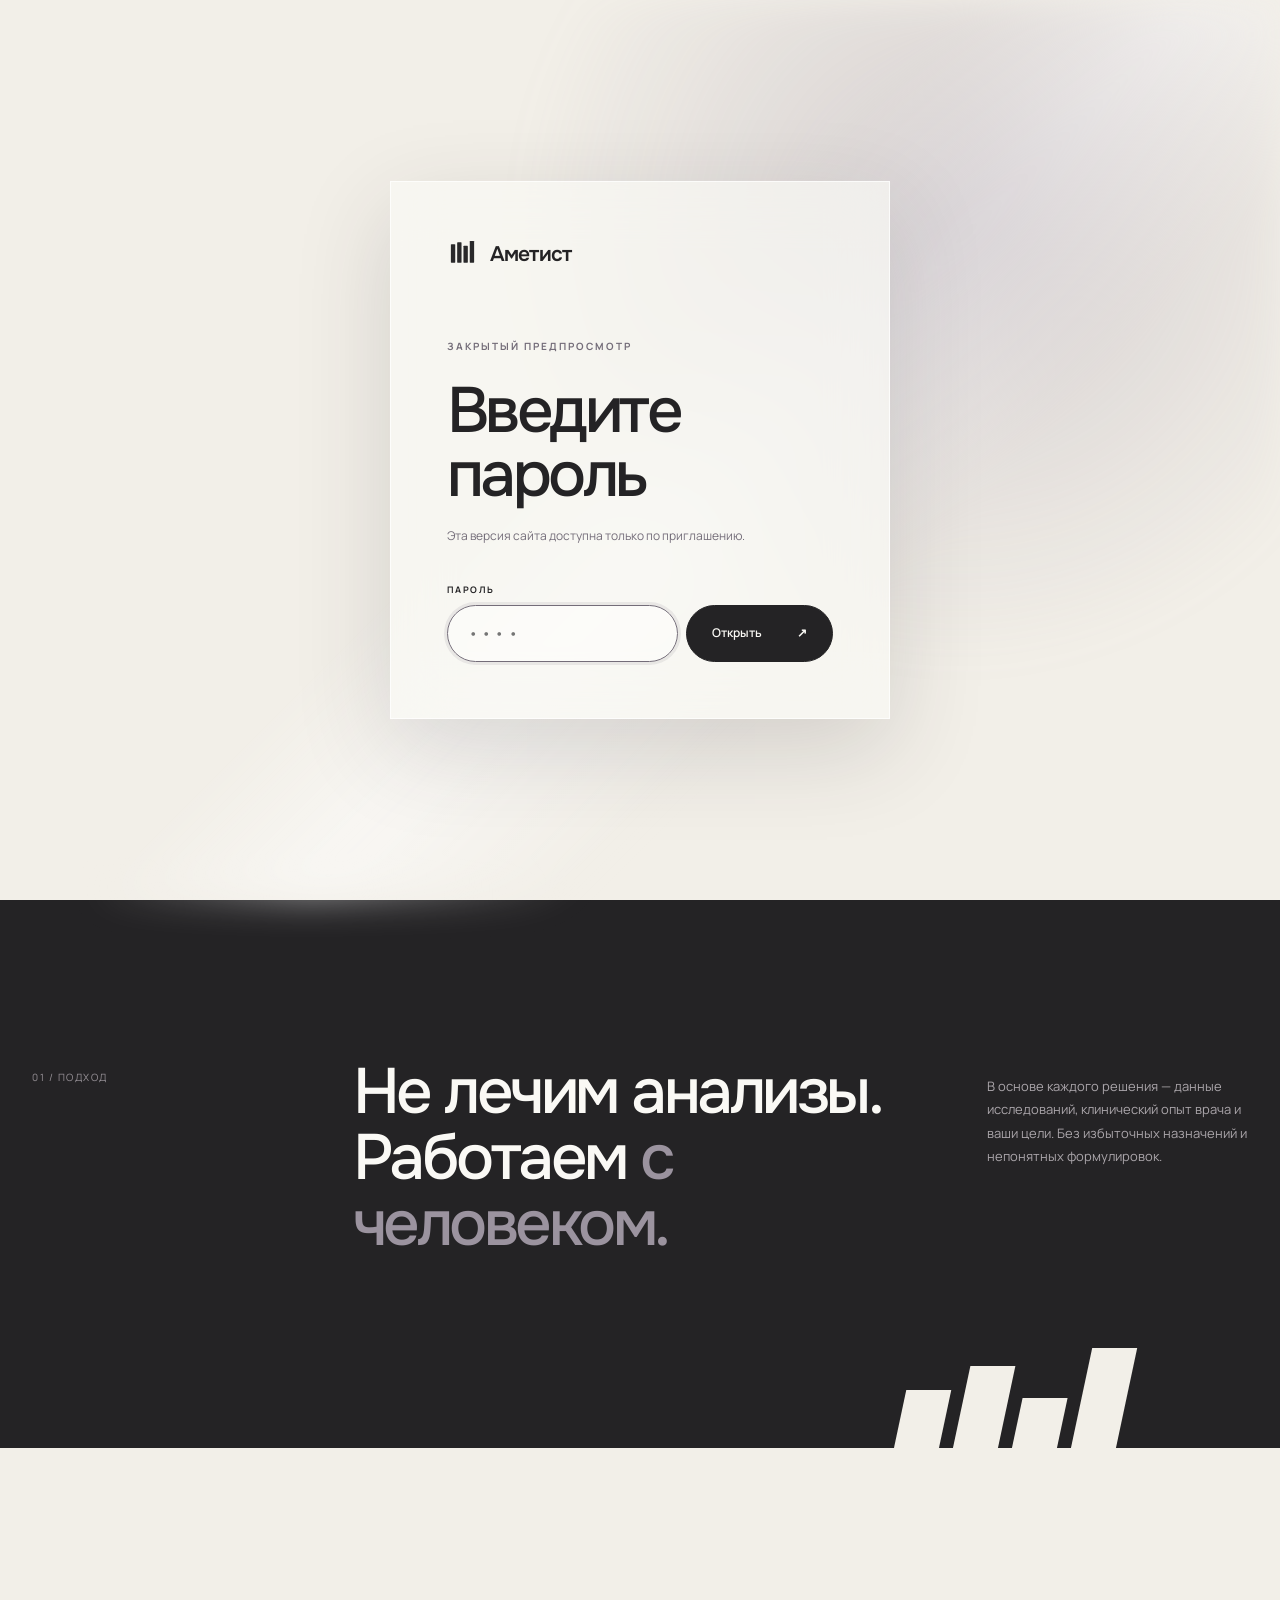
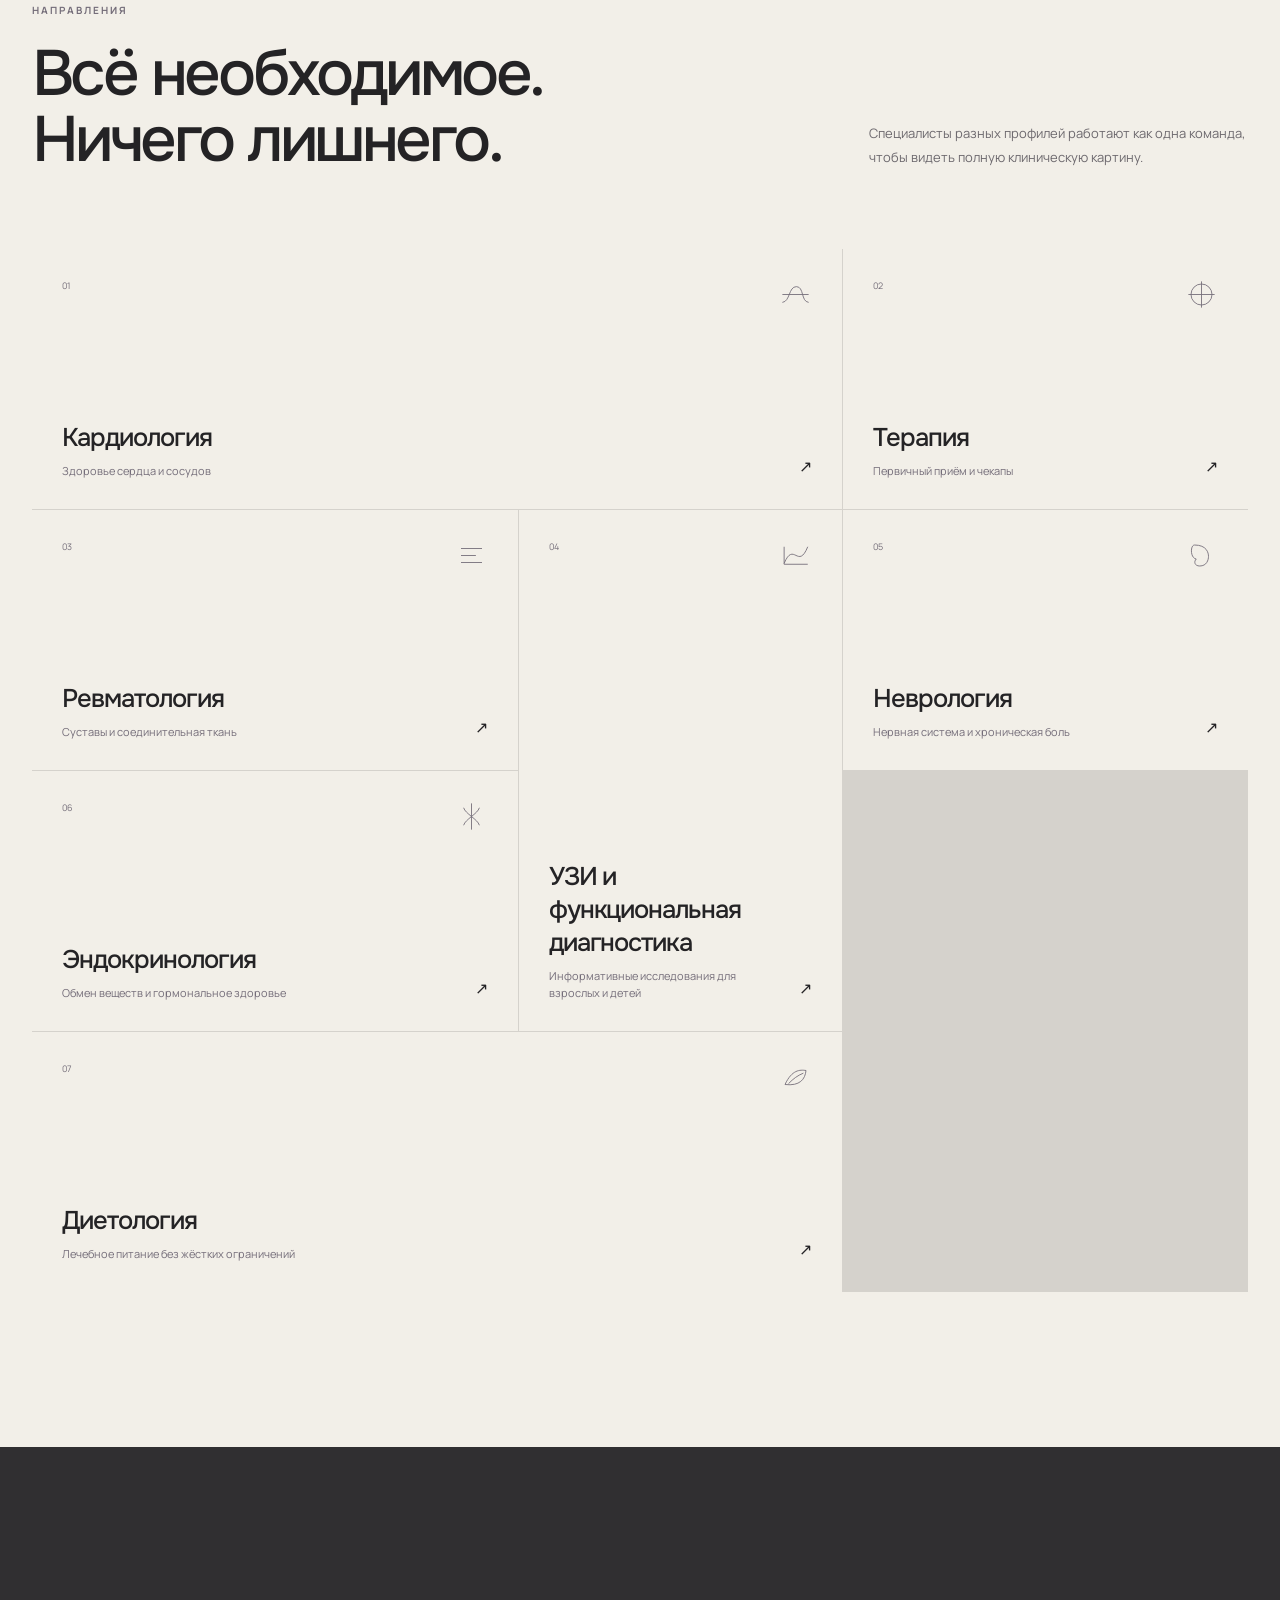
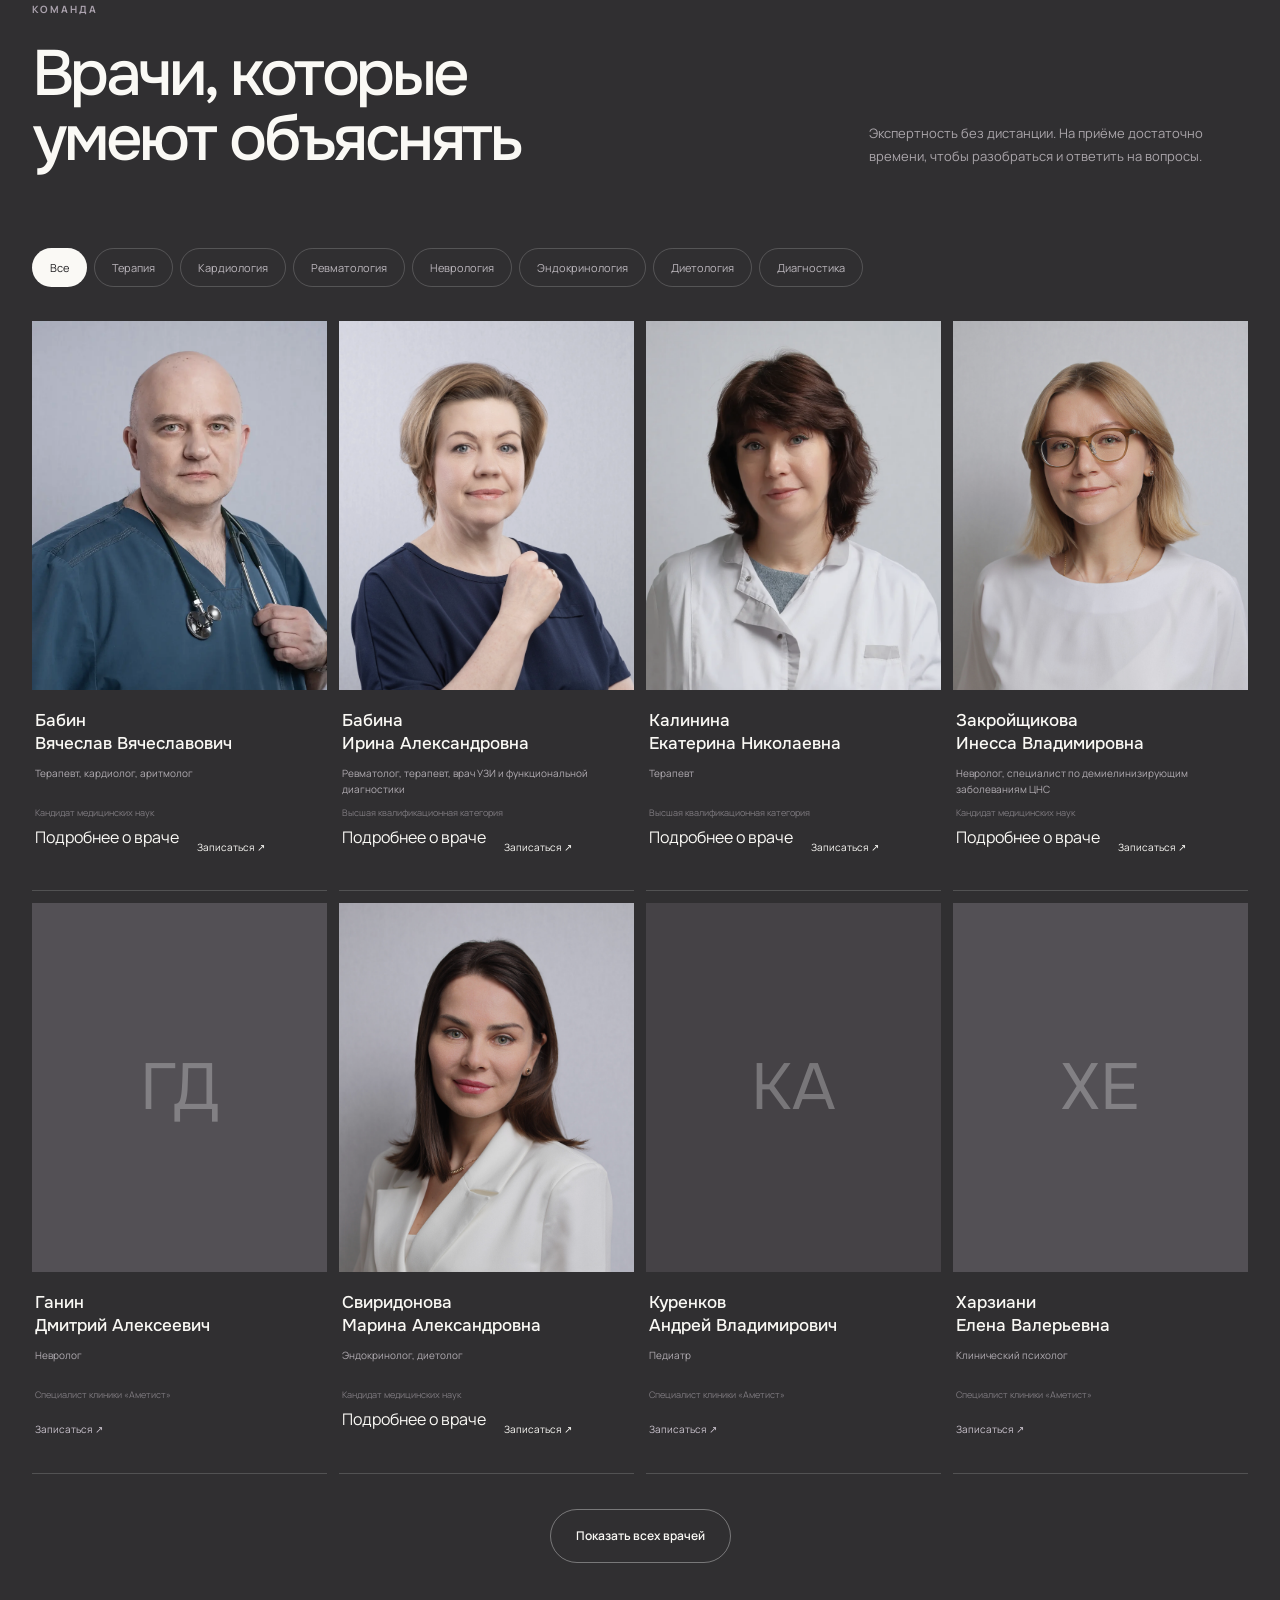
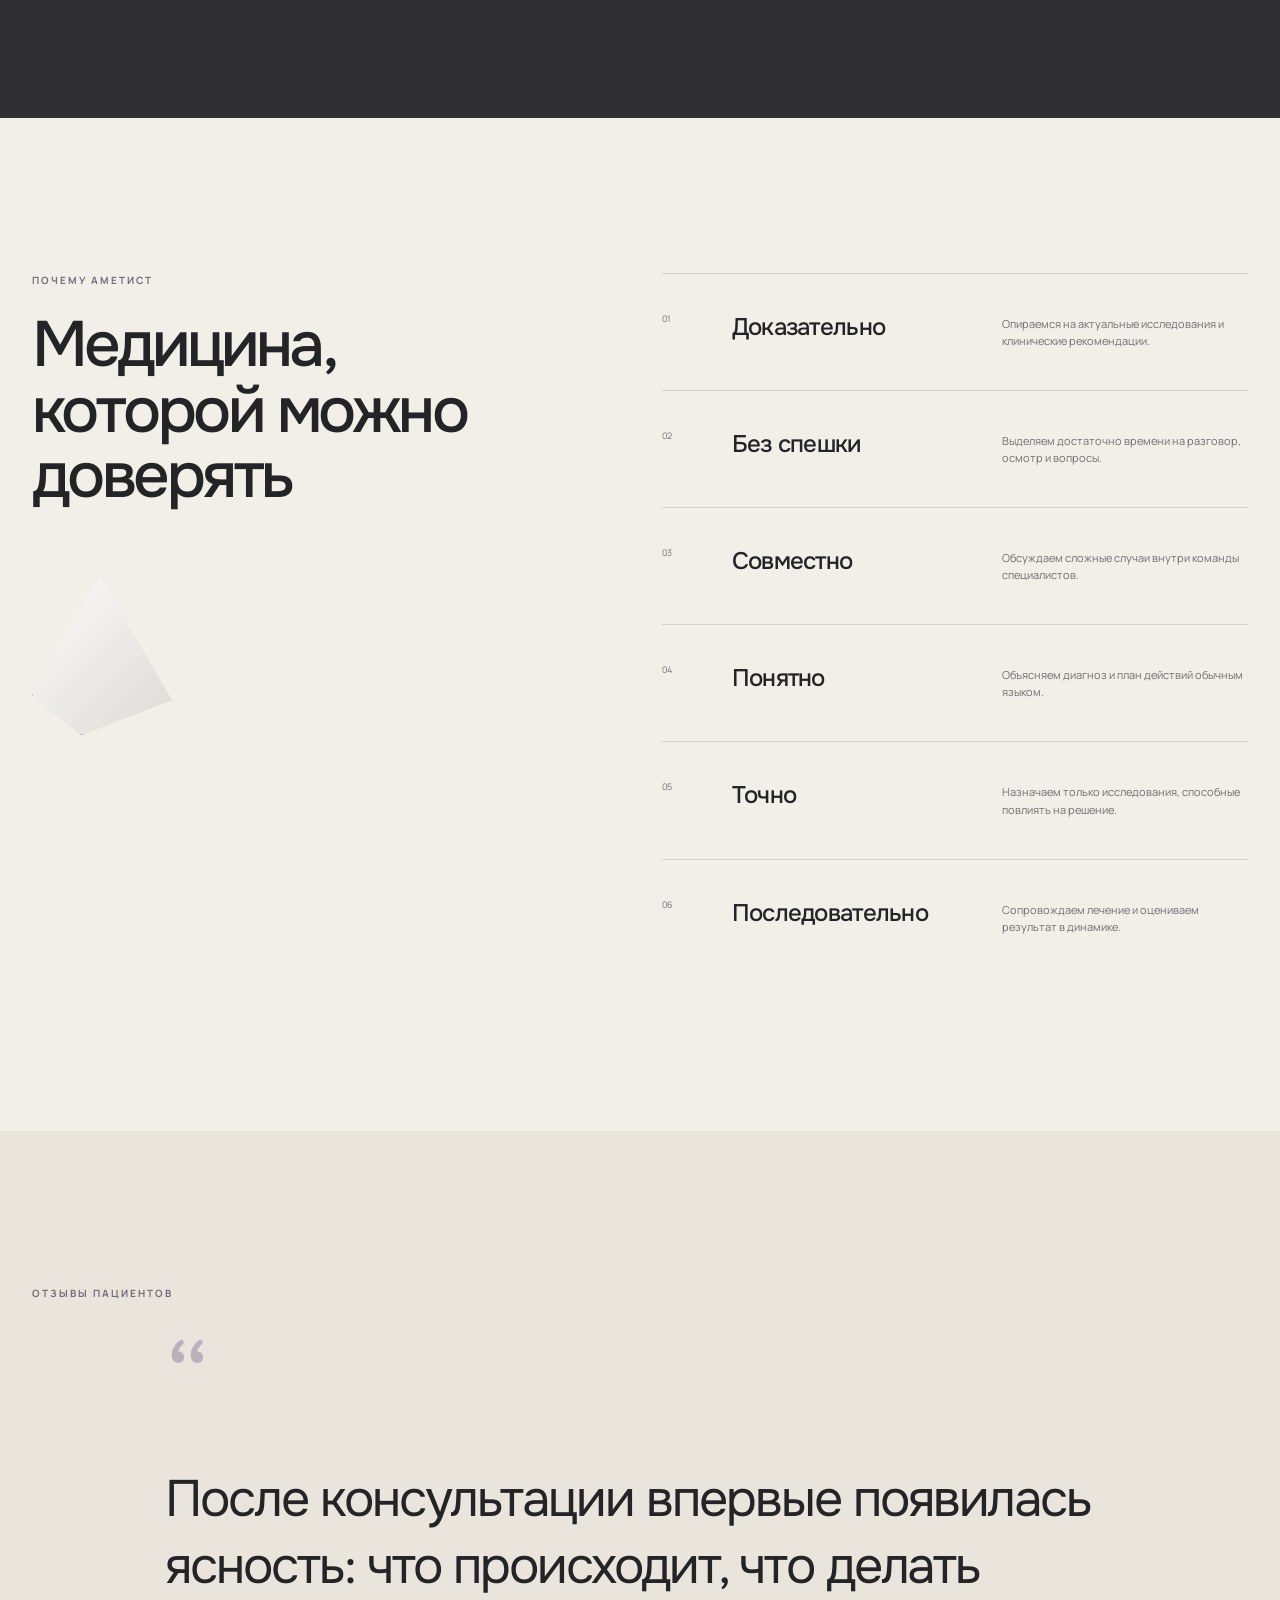
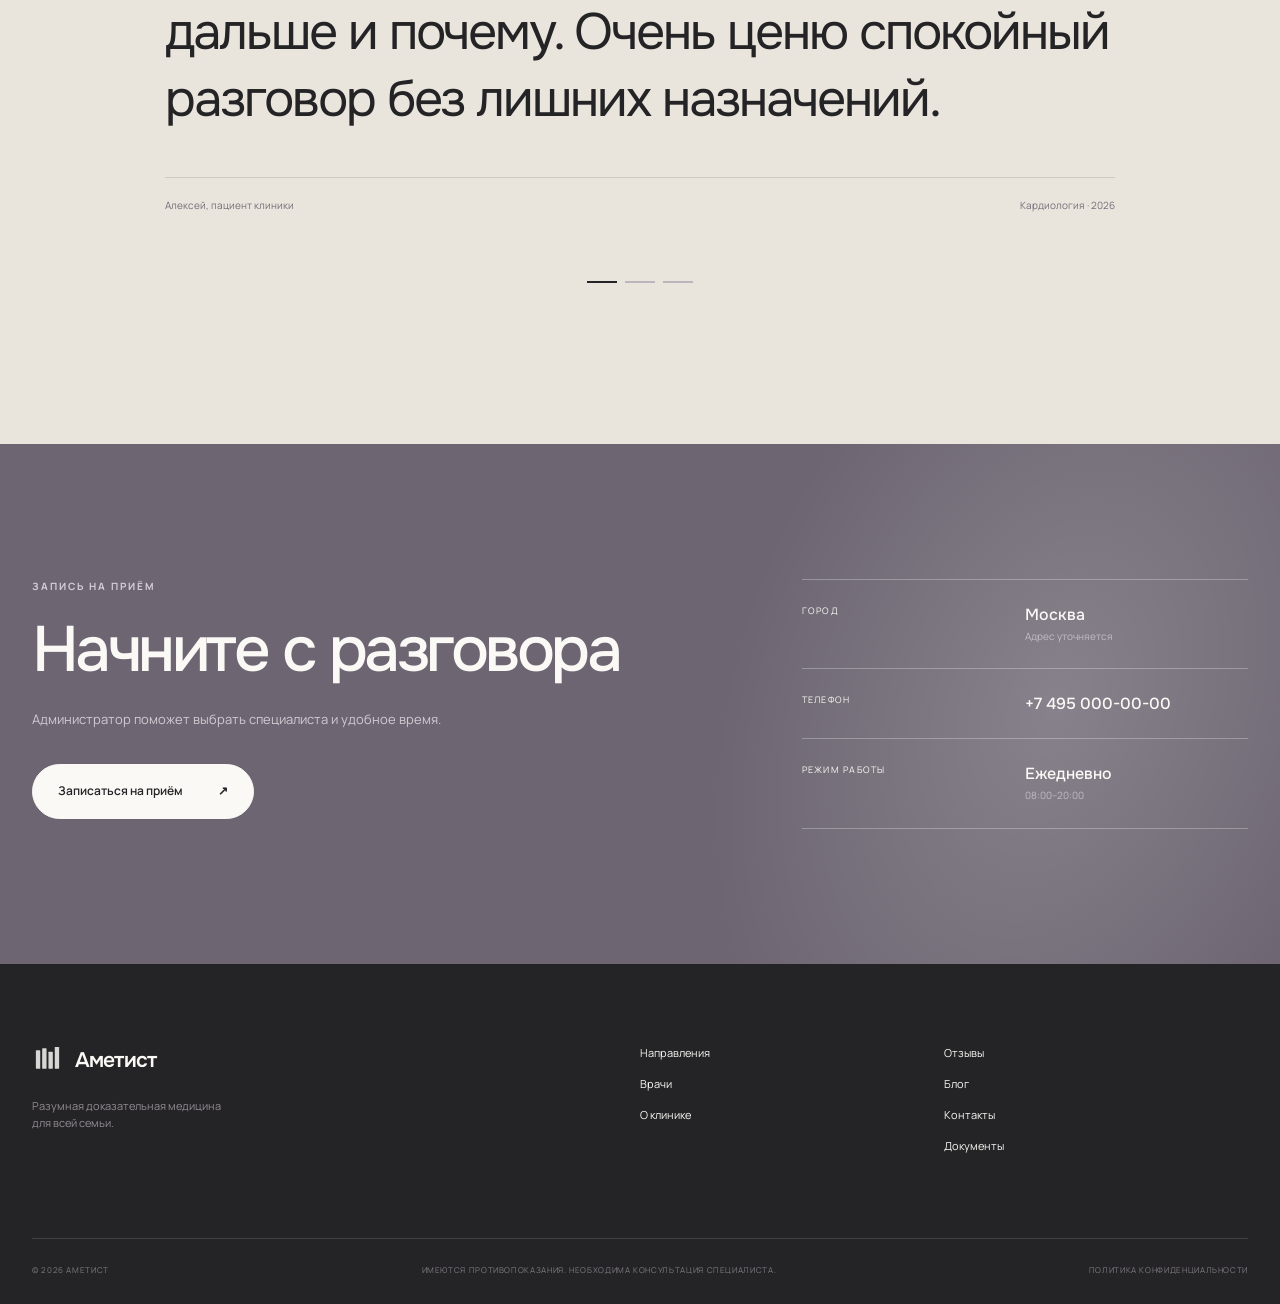
<file: doctors/babin-vyacheslav.html>
<!doctype html>
<html lang="ru">
<head>
  <meta charset="utf-8">
  <meta name="viewport" content="width=device-width,initial-scale=1">
  <meta name="robots" content="noindex, nofollow, noarchive, nosnippet">
  <meta name="description" content="Профиль врача Бабин Вячеслав Вячеславович в клинике «Аметист», Москва.">
  <title>Бабин Вячеслав Вячеславович — клиника «Аметист»</title>
  <link rel="icon" href="../icons/favicon.svg" type="image/svg+xml">
  <link rel="preconnect" href="https://fonts.googleapis.com">
  <link rel="preconnect" href="https://fonts.gstatic.com" crossorigin>
  <link href="https://fonts.googleapis.com/css2?family=Manrope:wght@400;500;600;700&amp;family=Onest:wght@400;500;600&amp;display=swap" rel="stylesheet">
  <link rel="stylesheet" href="../css/style.css">
  <script src="../js/doctor-profiles.js" defer></script>
  <script src="../js/search-index.js" defer></script>
  <script src="../js/site-search.js" defer></script>
  <script src="../js/blog-articles.js" defer></script>
  <script src="../js/doctor-page.js" defer></script>
</head>
<body class="doctor-page" data-root="../" data-doctor-key="babin">
  <header class="doctor-page__nav"><a class="brand" href="../index.html"><img src="../icons/logo-srez.svg" alt=""><span>Аметист</span></a><nav aria-label="Навигация профиля"><a href="../blog/index.html">Блог</a><a class="doctor-page__back" href="../index.html#doctors">← Все врачи</a></nav></header>
  <main>
    <section class="doctor-page__hero">
      <div class="doctor-page__portrait"><img data-doctor-photo src="" alt=""></div>
      <div class="doctor-page__heading"><p class="kicker" data-doctor-specialties></p><h1 data-doctor-name>Бабин Вячеслав Вячеславович</h1><p data-doctor-intro></p><a class="btn" href="../index.html#contacts">Записаться на приём <span>↗</span></a></div>
    </section>
    <article class="doctor-page__content" data-doctor-content></article>
  </main>
  <footer class="doctor-page__footer"><a class="brand brand--light" href="../index.html"><img src="../icons/logo-srez.svg" alt=""><span>Аметист</span></a><p>Имеются противопоказания. Необходима консультация специалиста.</p></footer>
</body>
</html>
</file>
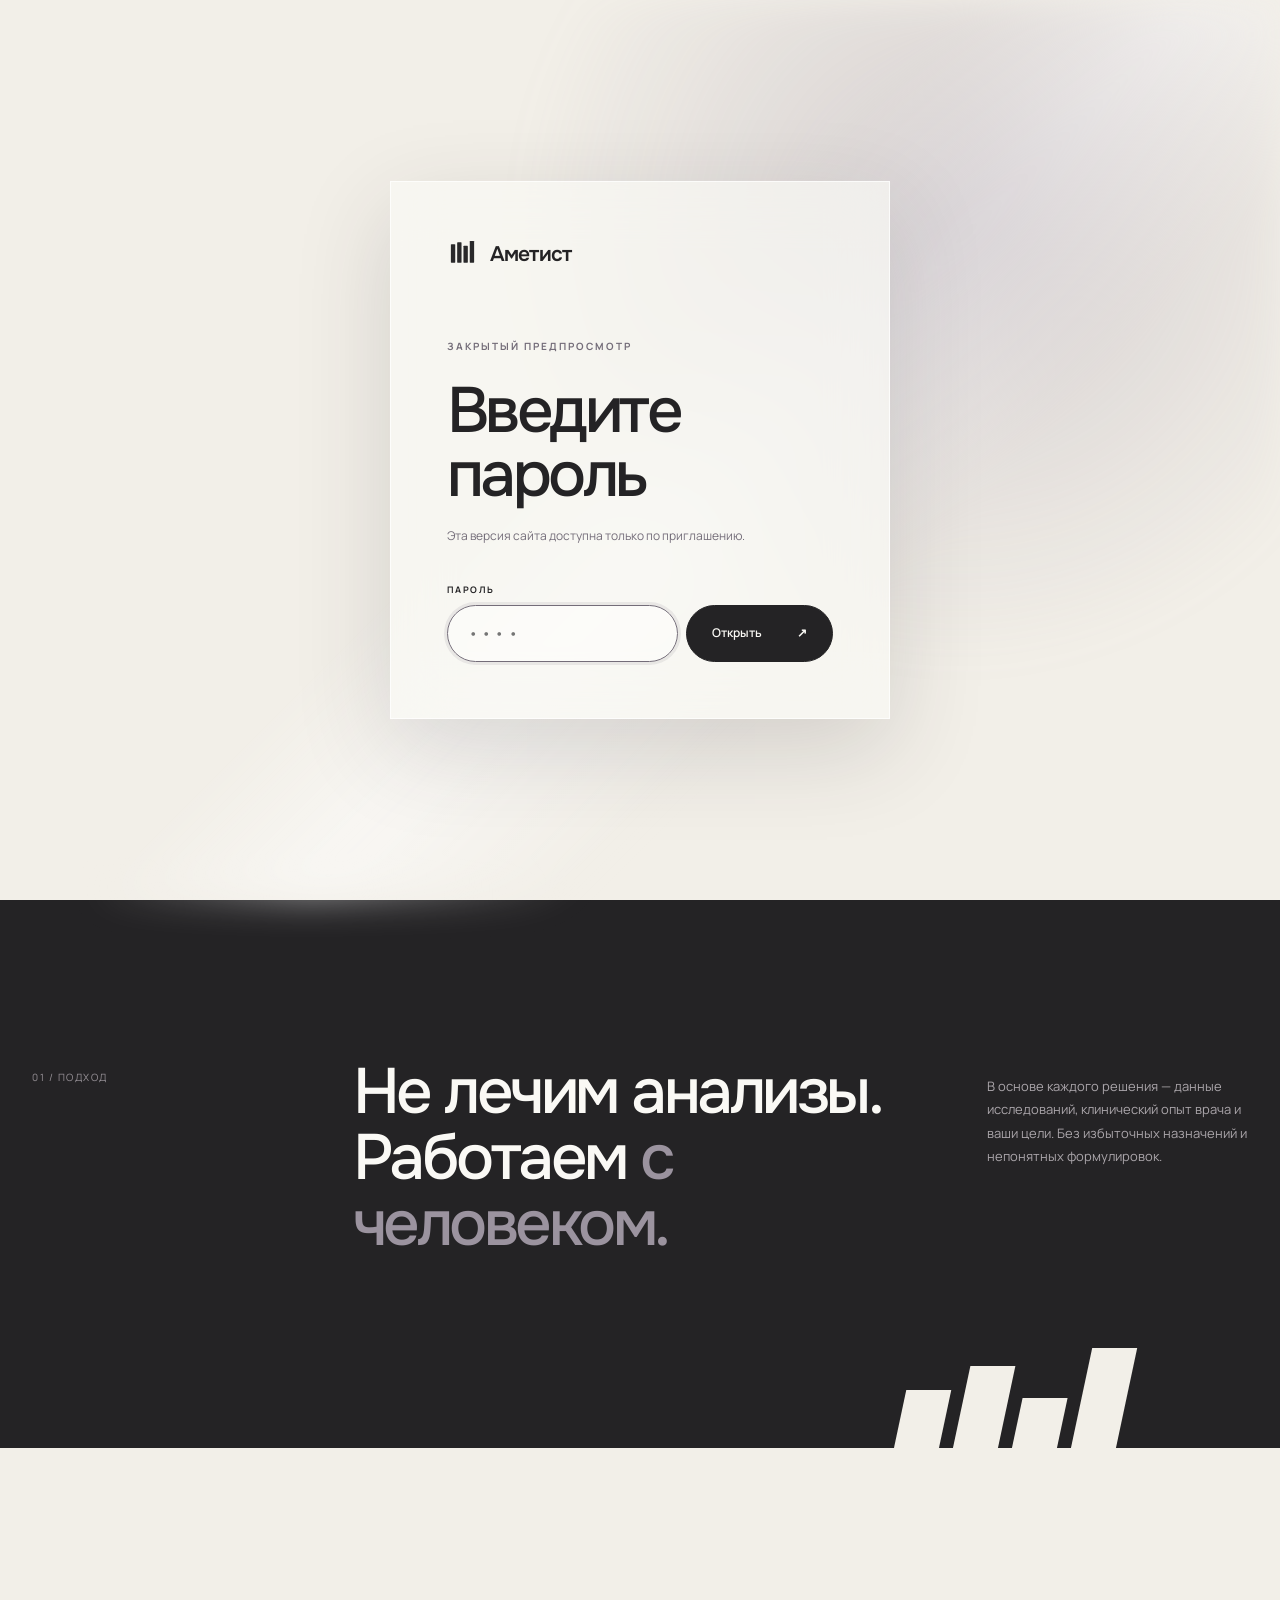
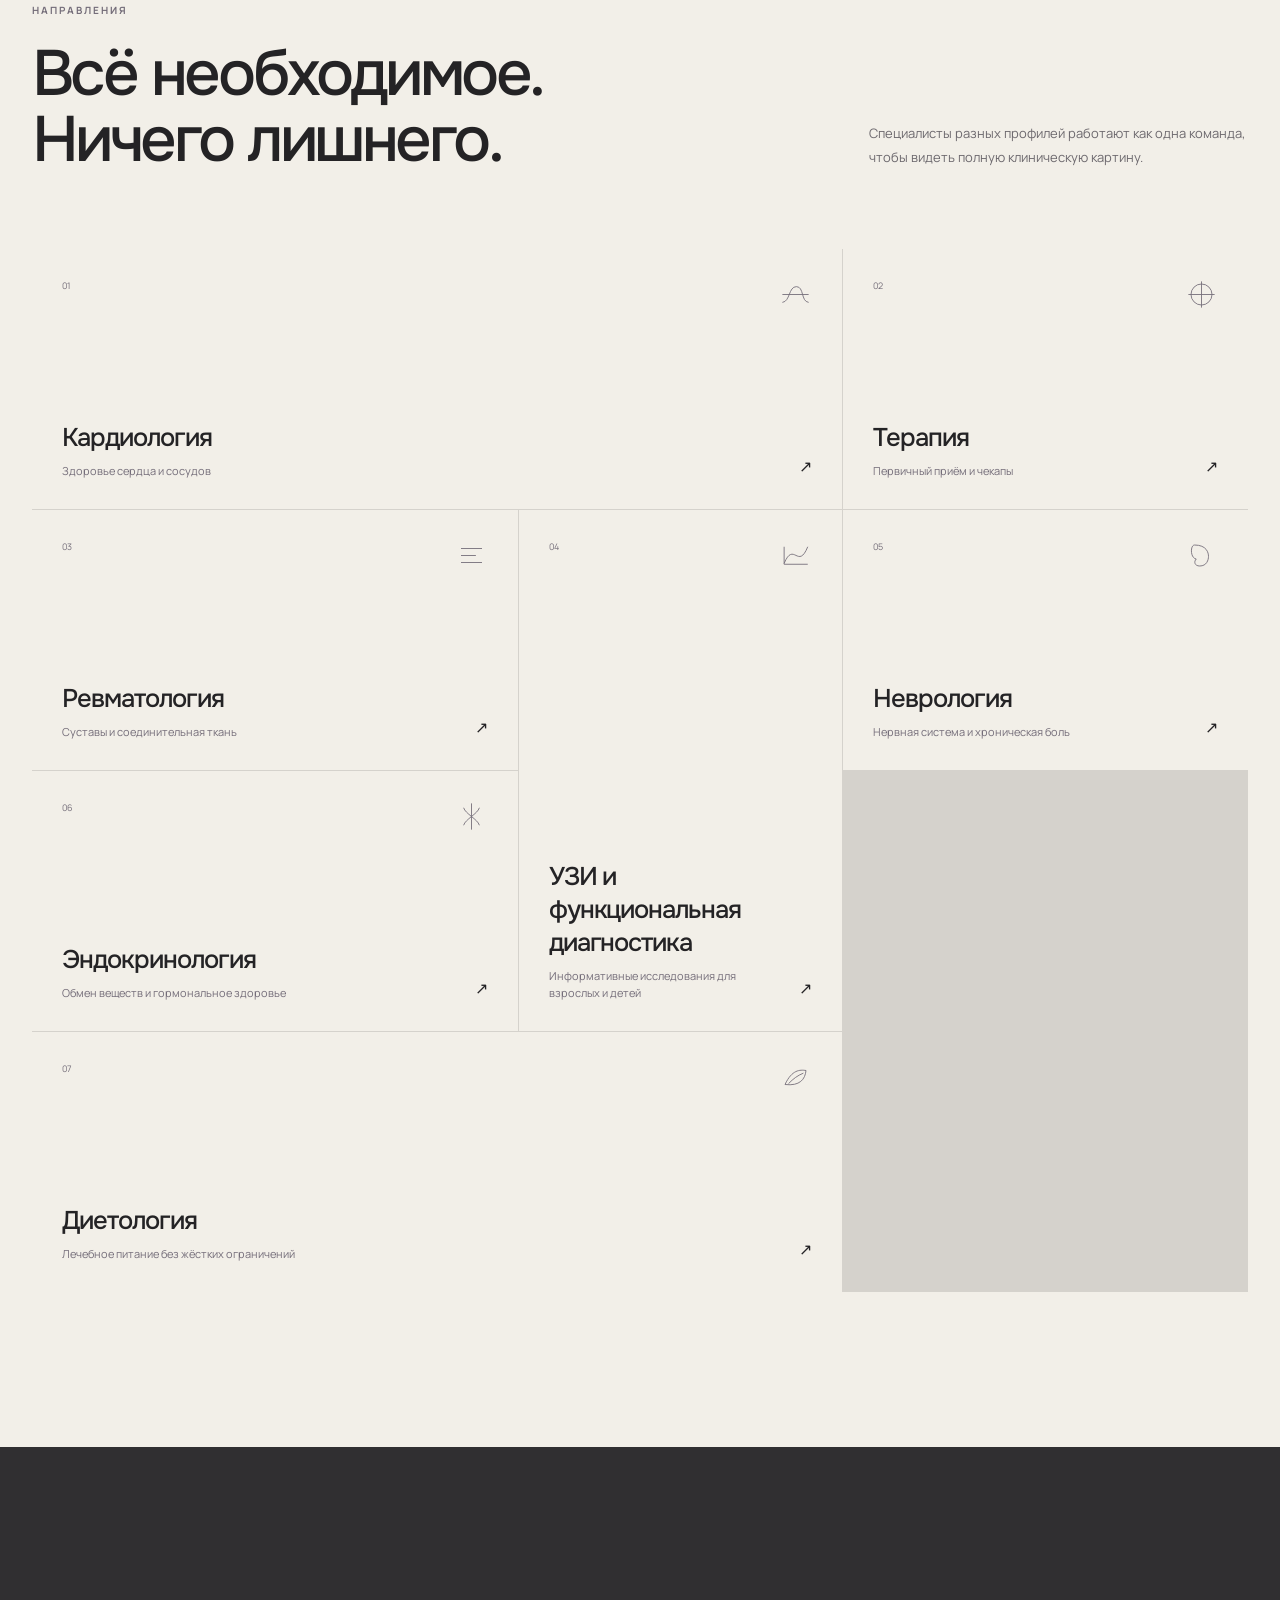
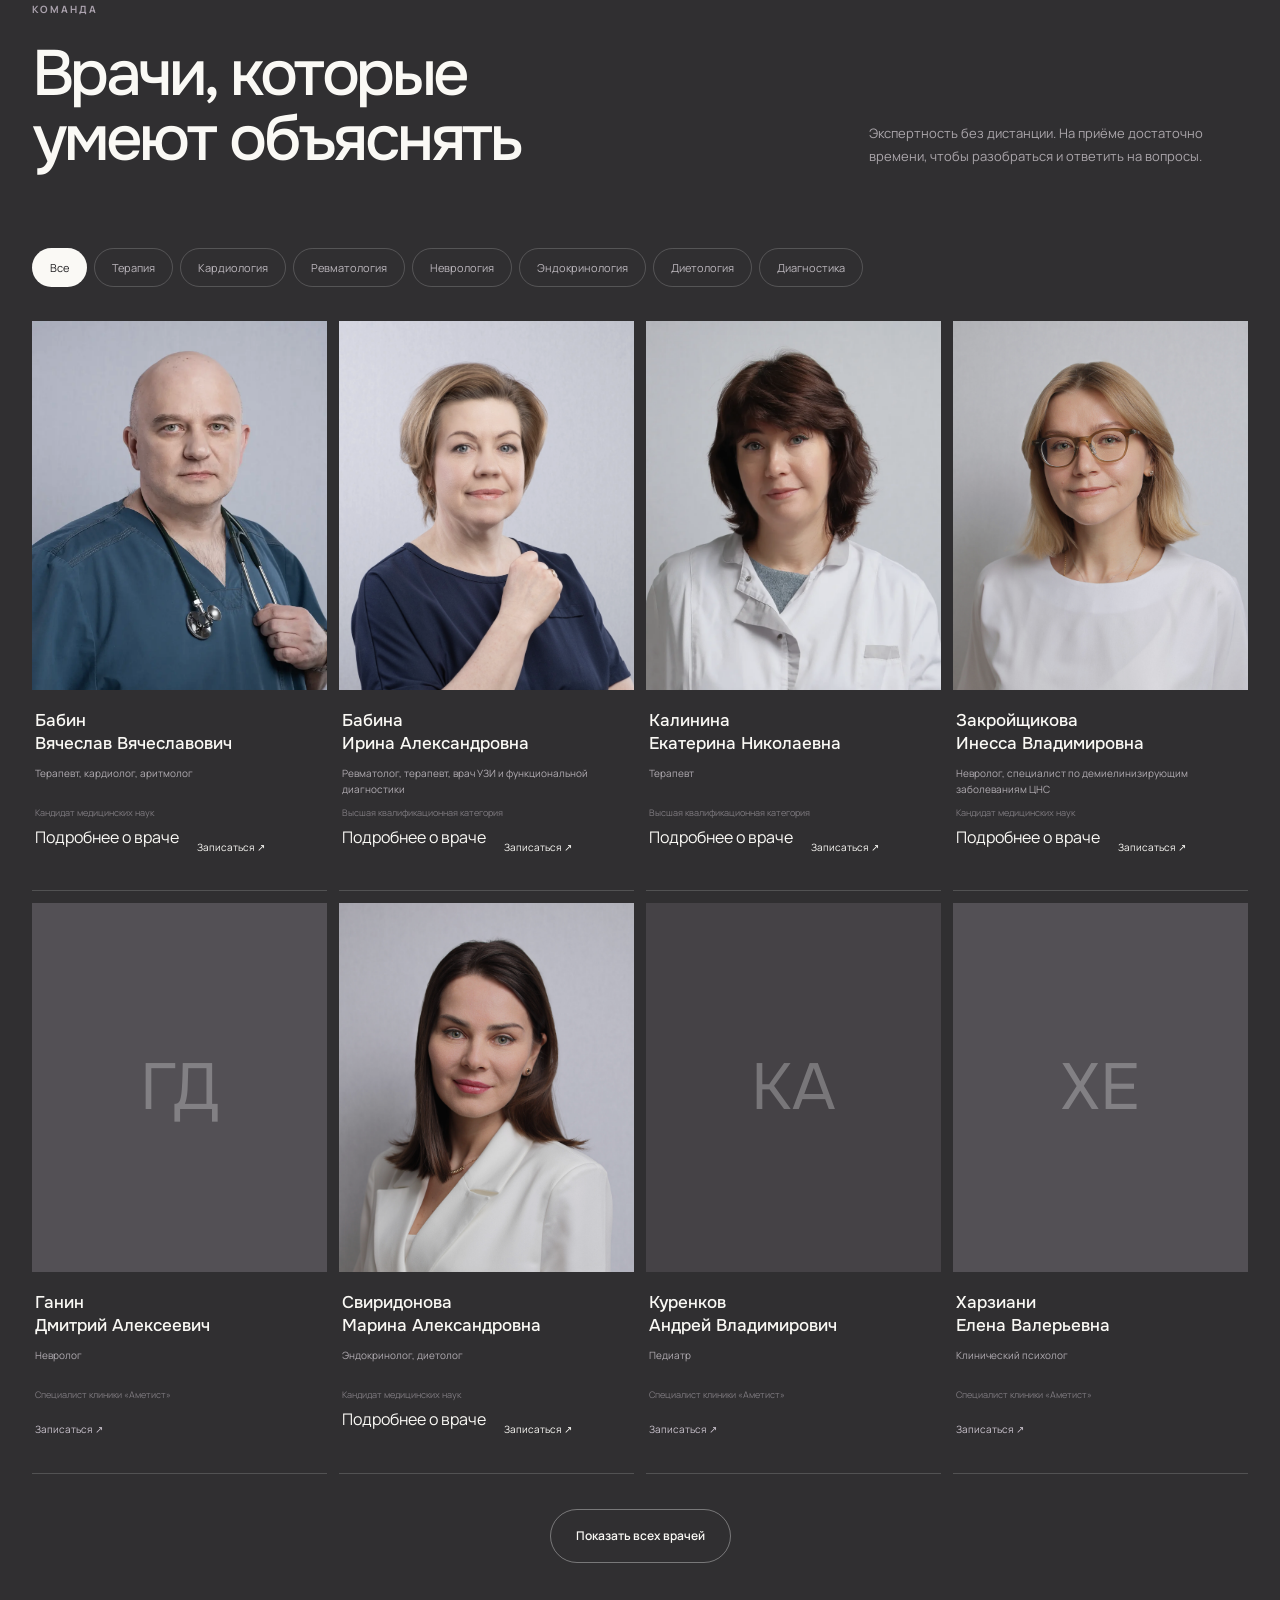
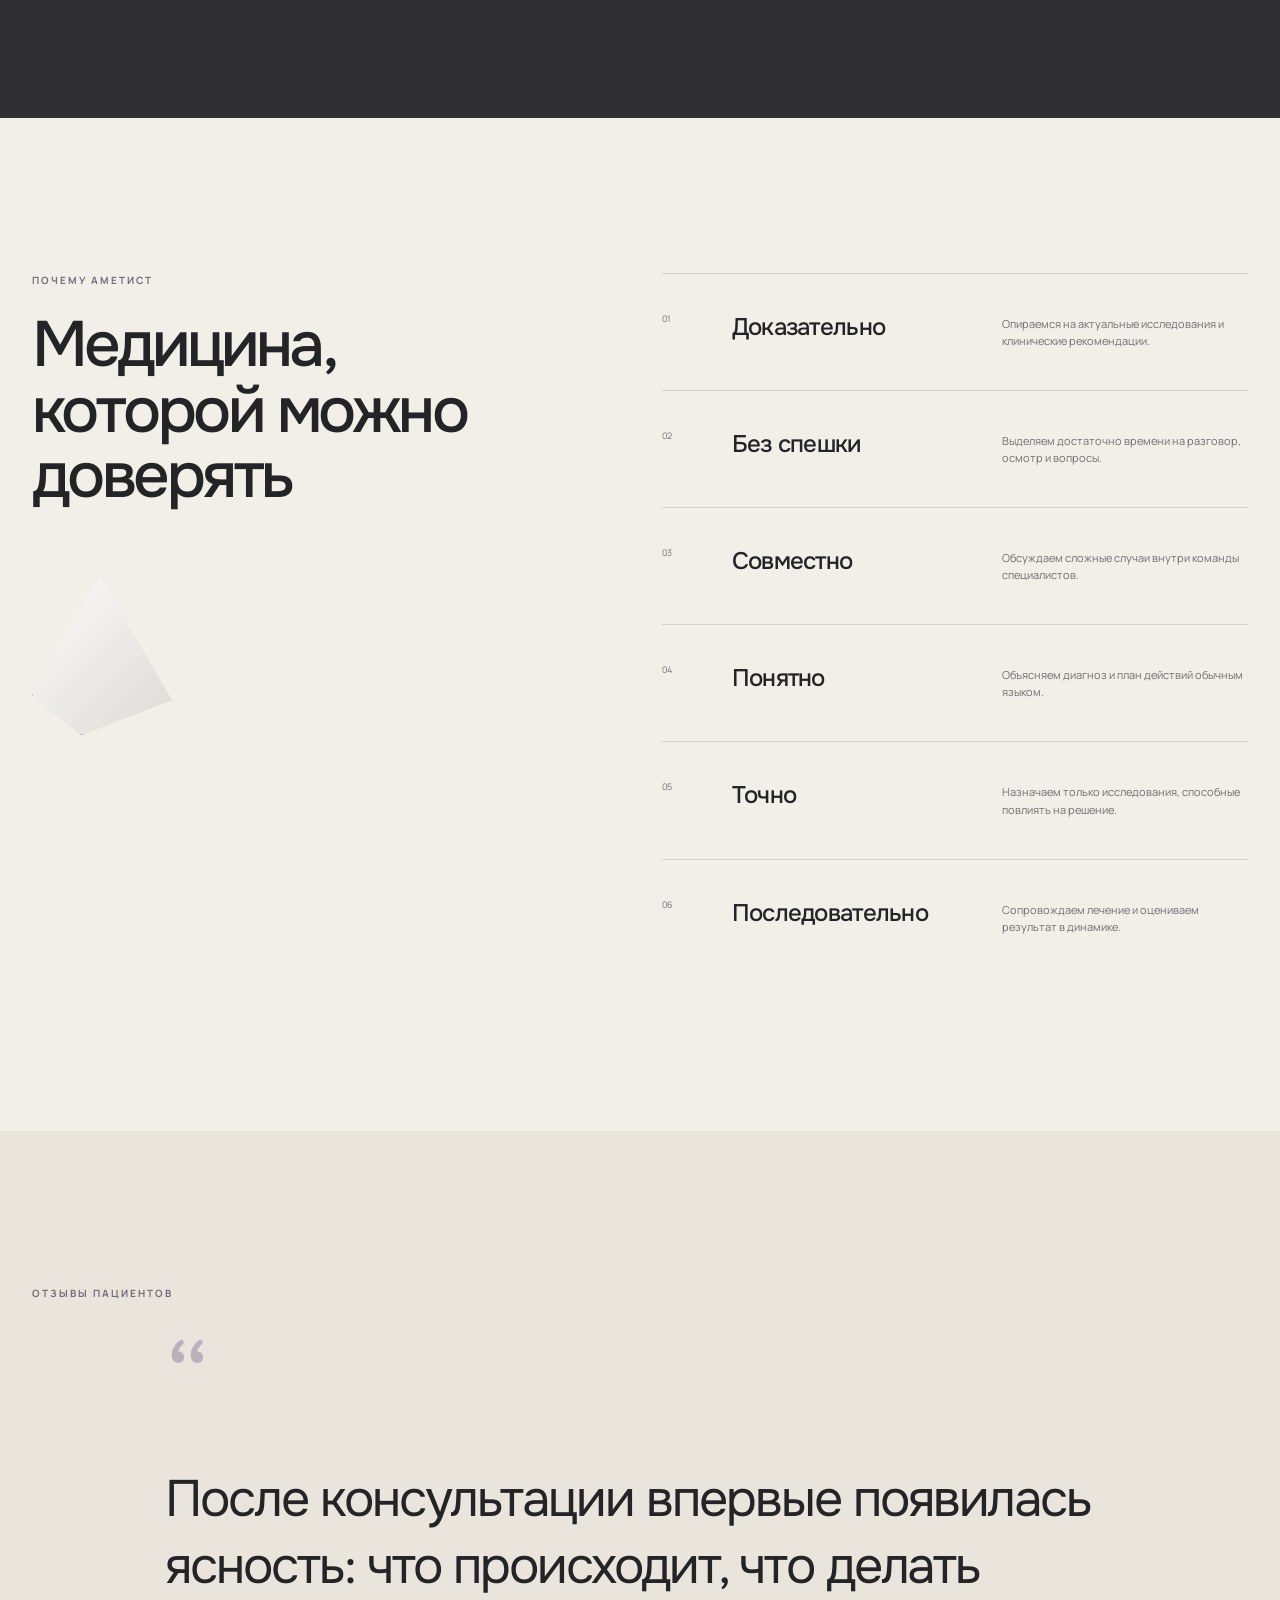
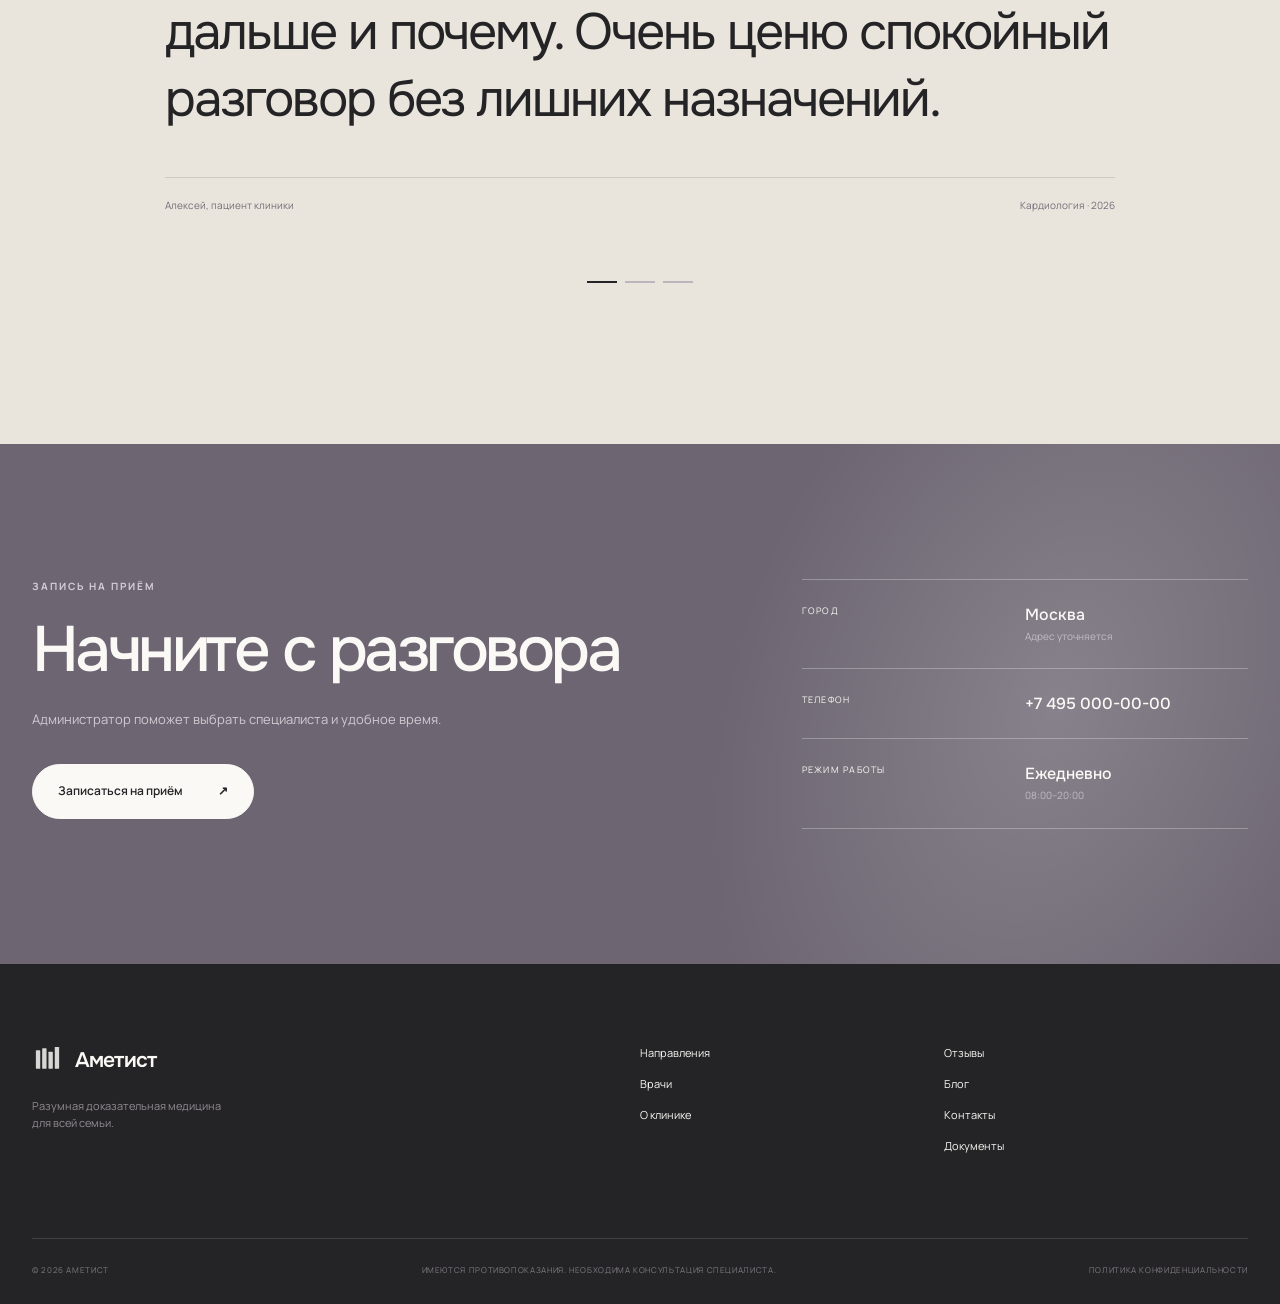
<file: doctors/babina-irina.html>
<!doctype html>
<html lang="ru">
<head>
  <meta charset="utf-8">
  <meta name="viewport" content="width=device-width,initial-scale=1">
  <meta name="robots" content="noindex, nofollow, noarchive, nosnippet">
  <meta name="description" content="Профиль врача Бабина Ирина Александровна в клинике «Аметист», Москва.">
  <title>Бабина Ирина Александровна — клиника «Аметист»</title>
  <link rel="icon" href="../icons/favicon.svg" type="image/svg+xml">
  <link rel="preconnect" href="https://fonts.googleapis.com">
  <link rel="preconnect" href="https://fonts.gstatic.com" crossorigin>
  <link href="https://fonts.googleapis.com/css2?family=Manrope:wght@400;500;600;700&amp;family=Onest:wght@400;500;600&amp;display=swap" rel="stylesheet">
  <link rel="stylesheet" href="../css/style.css">
  <script src="../js/doctor-profiles.js" defer></script>
  <script src="../js/search-index.js" defer></script>
  <script src="../js/site-search.js" defer></script>
  <script src="../js/blog-articles.js" defer></script>
  <script src="../js/doctor-page.js" defer></script>
</head>
<body class="doctor-page" data-root="../" data-doctor-key="babina">
  <header class="doctor-page__nav"><a class="brand" href="../index.html"><img src="../icons/logo-srez.svg" alt=""><span>Аметист</span></a><nav aria-label="Навигация профиля"><a href="../blog/index.html">Блог</a><a class="doctor-page__back" href="../index.html#doctors">← Все врачи</a></nav></header>
  <main>
    <section class="doctor-page__hero">
      <div class="doctor-page__portrait"><img data-doctor-photo src="" alt=""></div>
      <div class="doctor-page__heading"><p class="kicker" data-doctor-specialties></p><h1 data-doctor-name>Бабина Ирина Александровна</h1><p data-doctor-intro></p><a class="btn" href="../index.html#contacts">Записаться на приём <span>↗</span></a></div>
    </section>
    <article class="doctor-page__content" data-doctor-content></article>
  </main>
  <footer class="doctor-page__footer"><a class="brand brand--light" href="../index.html"><img src="../icons/logo-srez.svg" alt=""><span>Аметист</span></a><p>Имеются противопоказания. Необходима консультация специалиста.</p></footer>
</body>
</html>
</file>
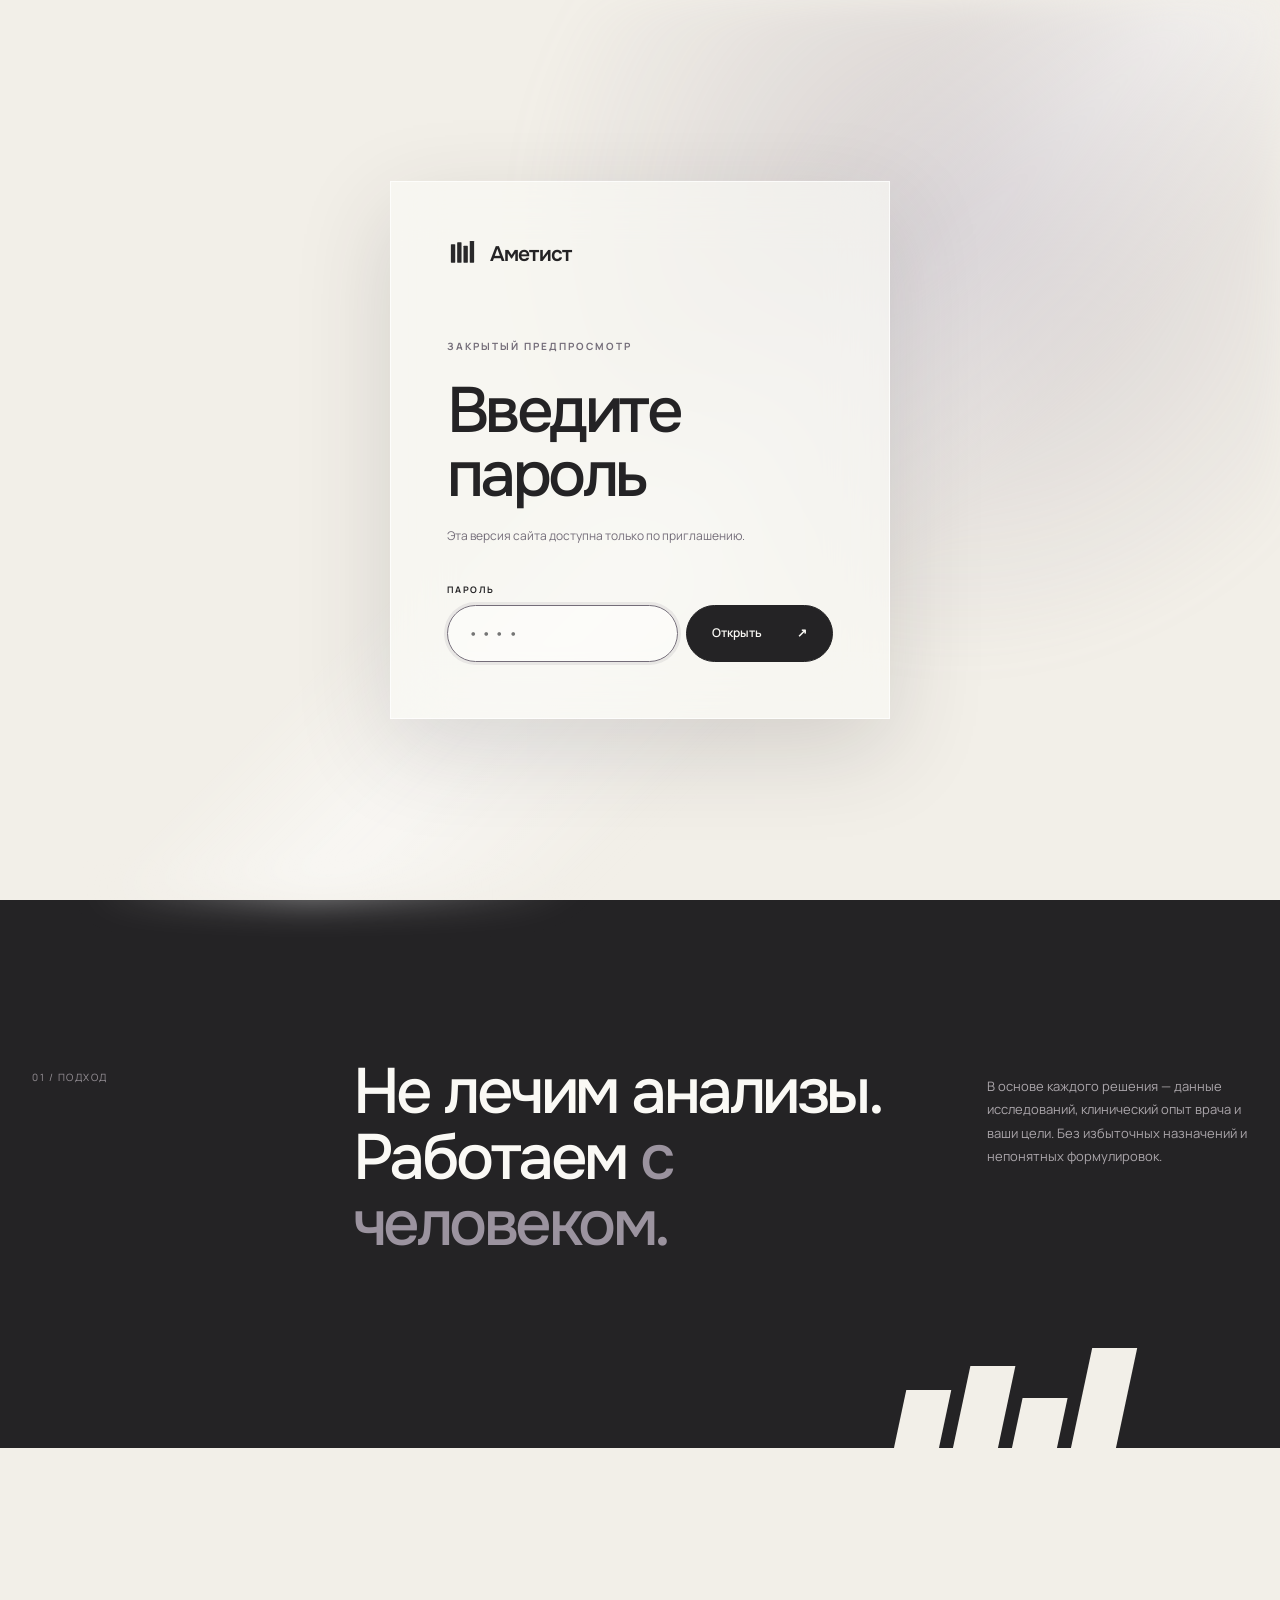
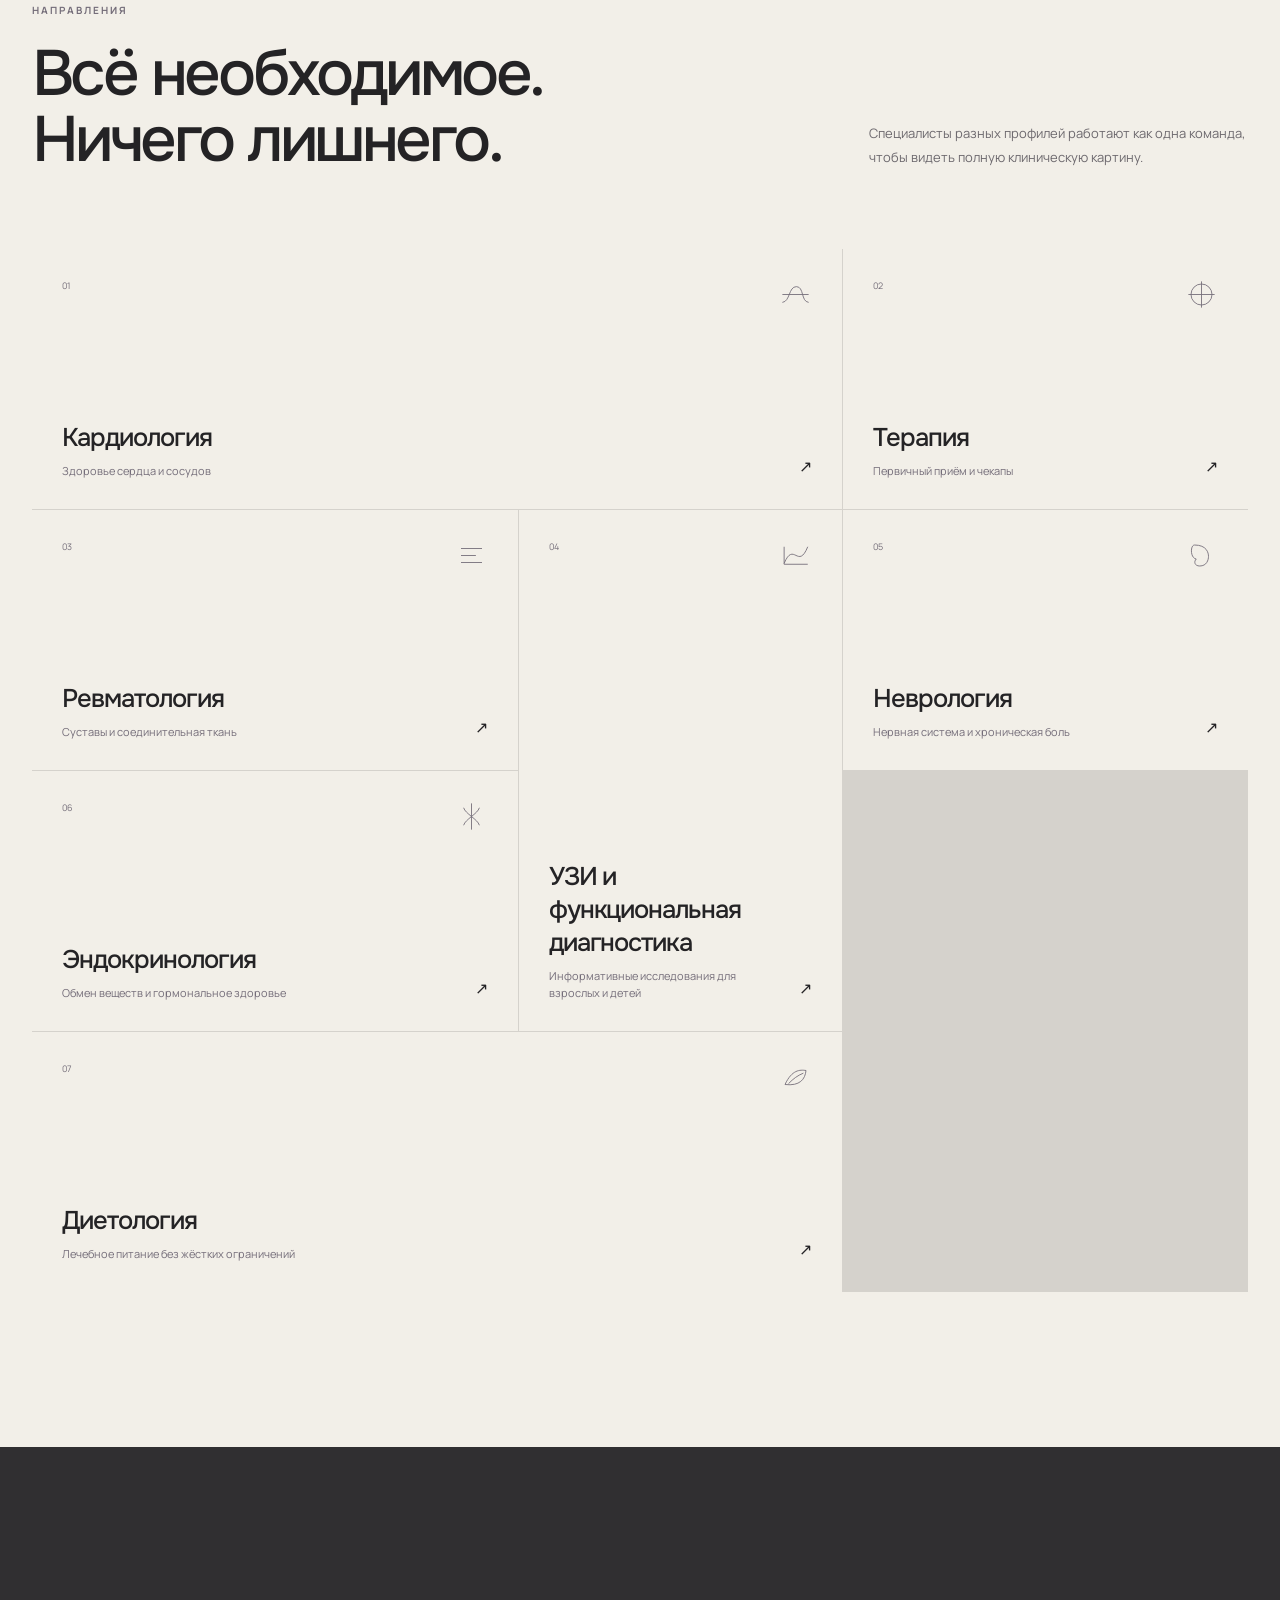
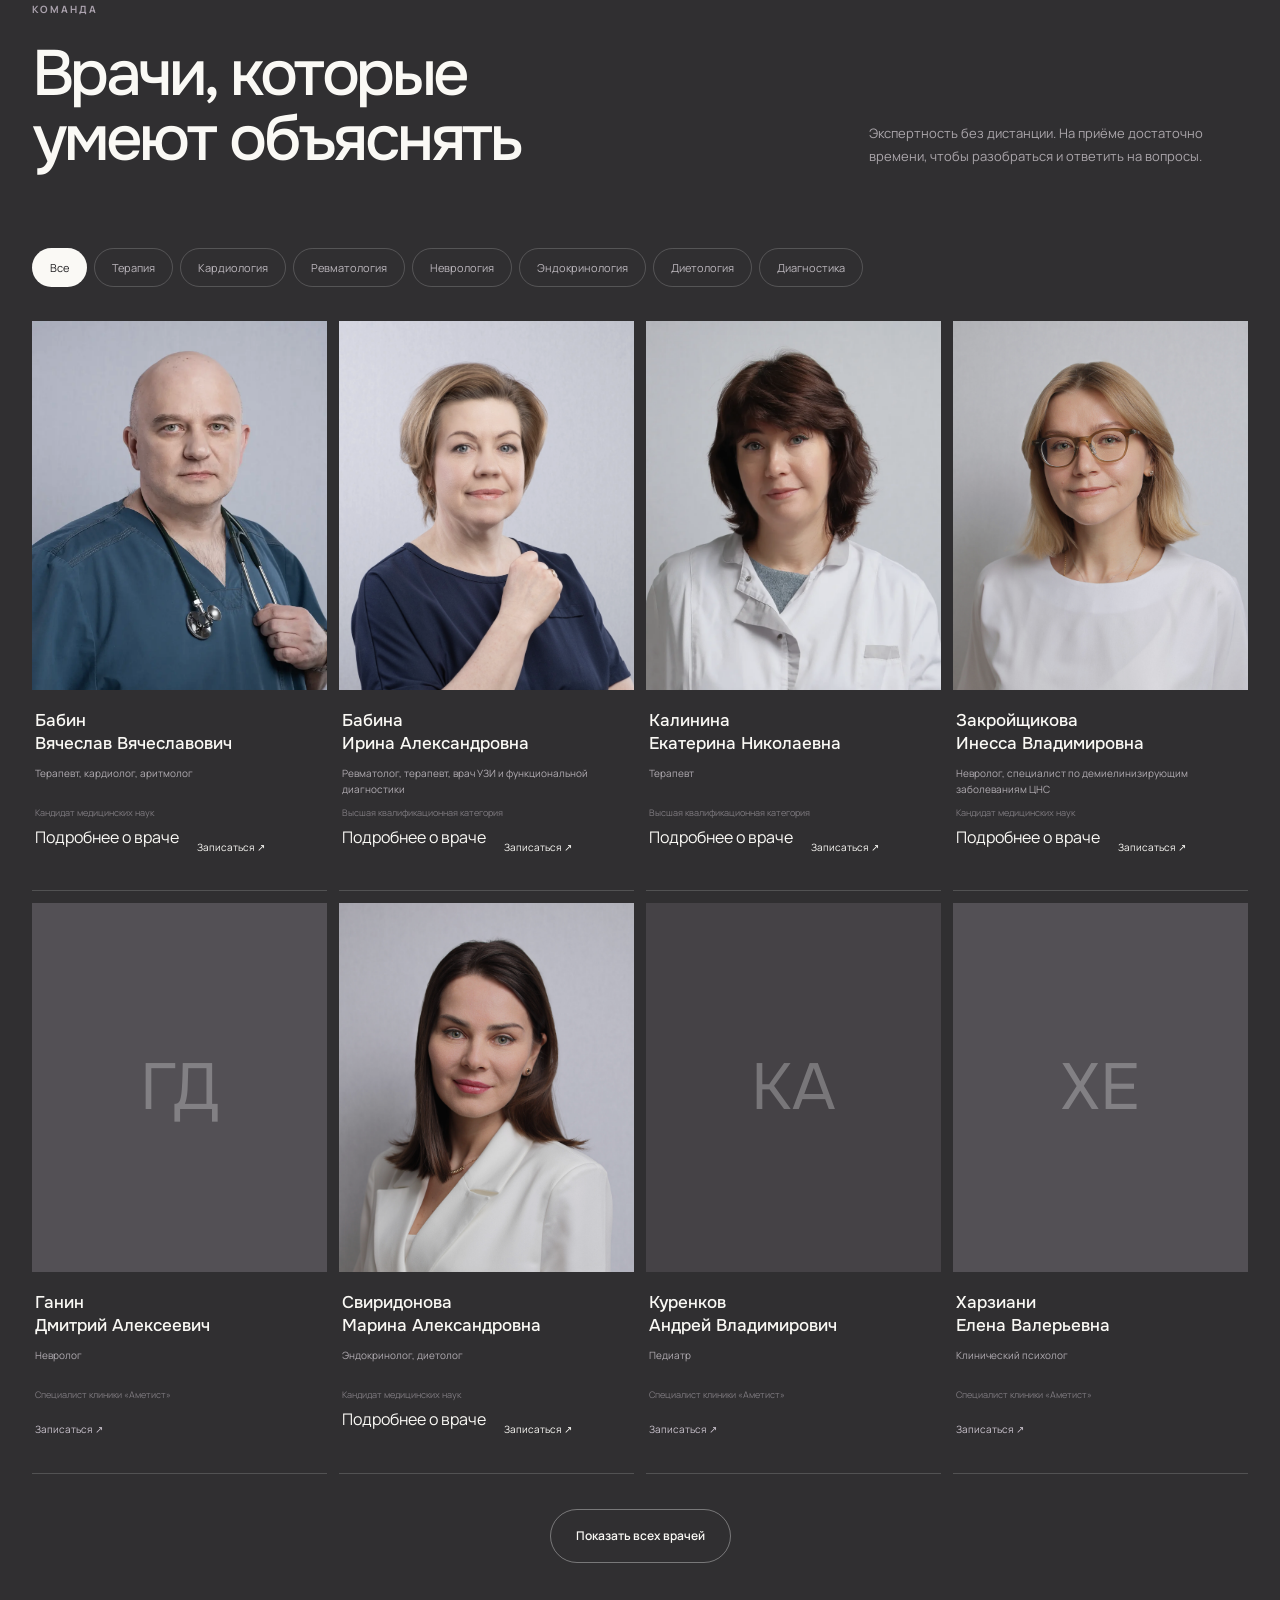
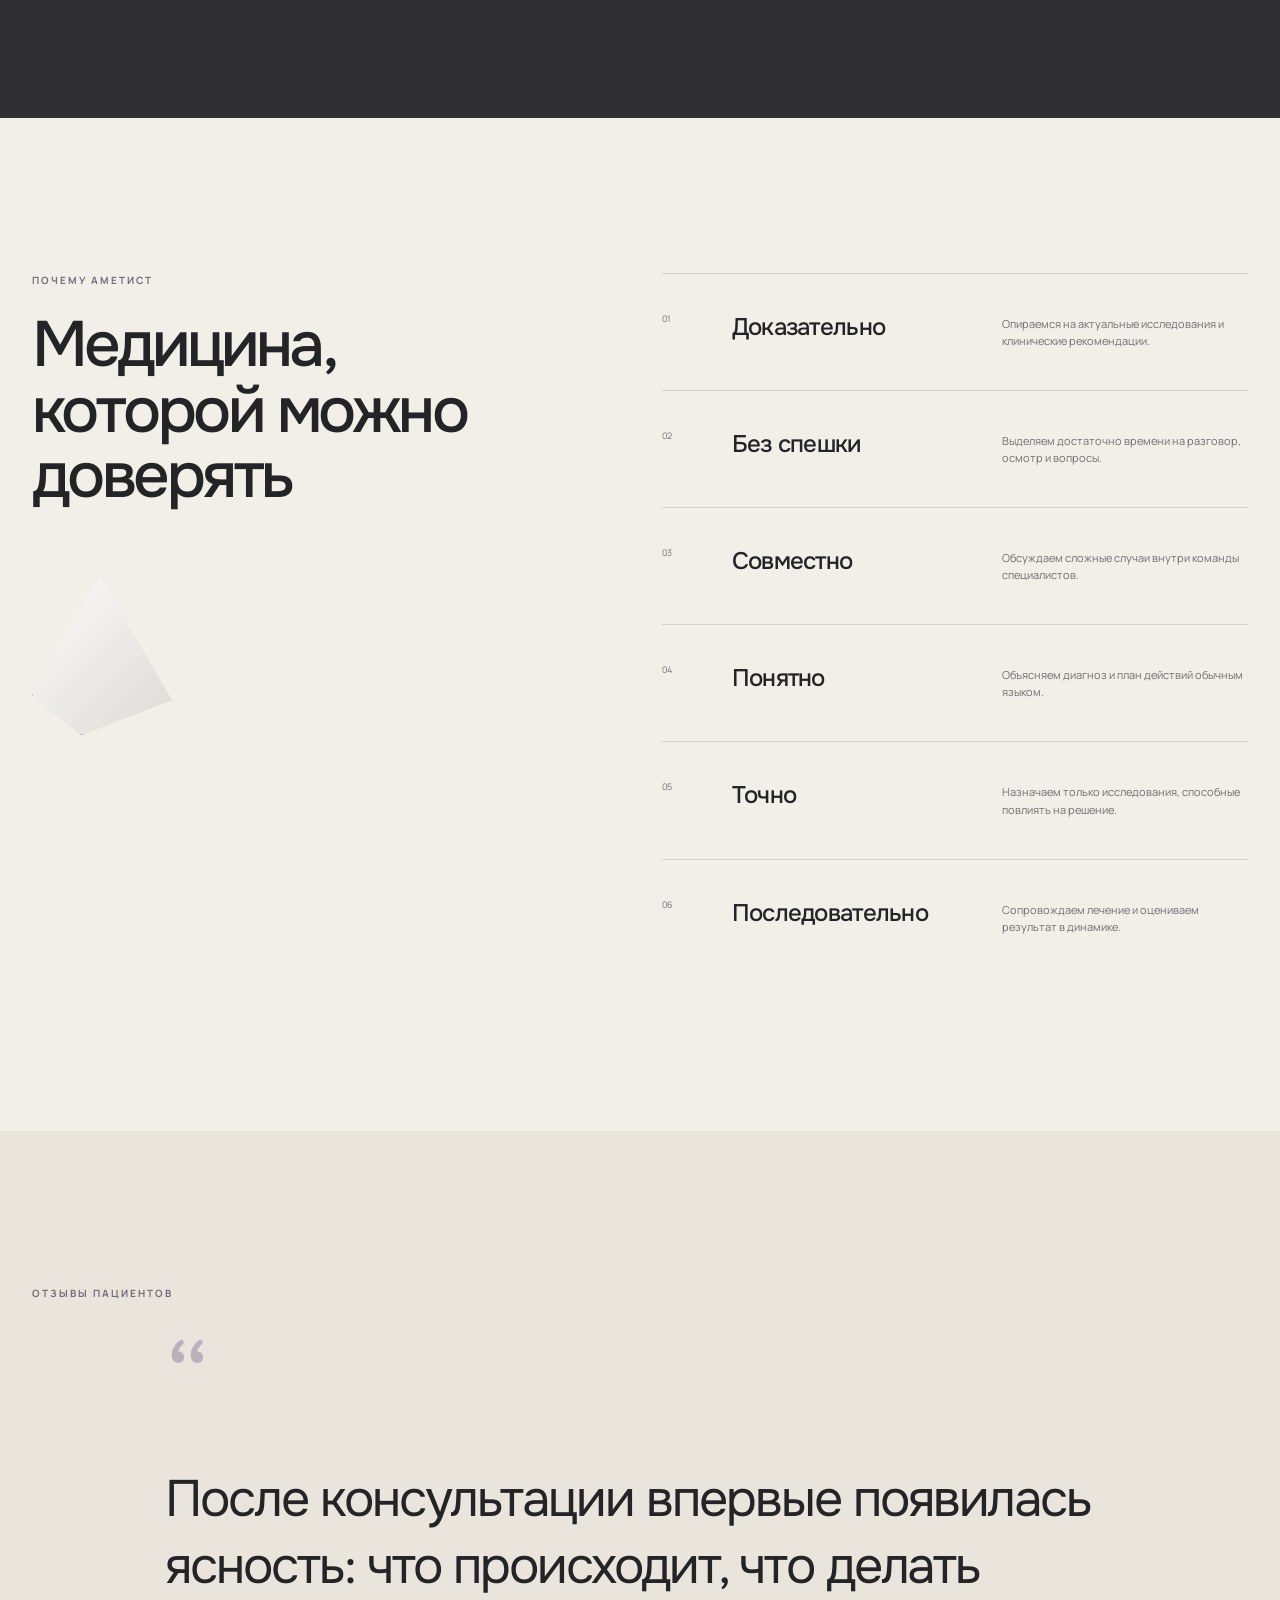
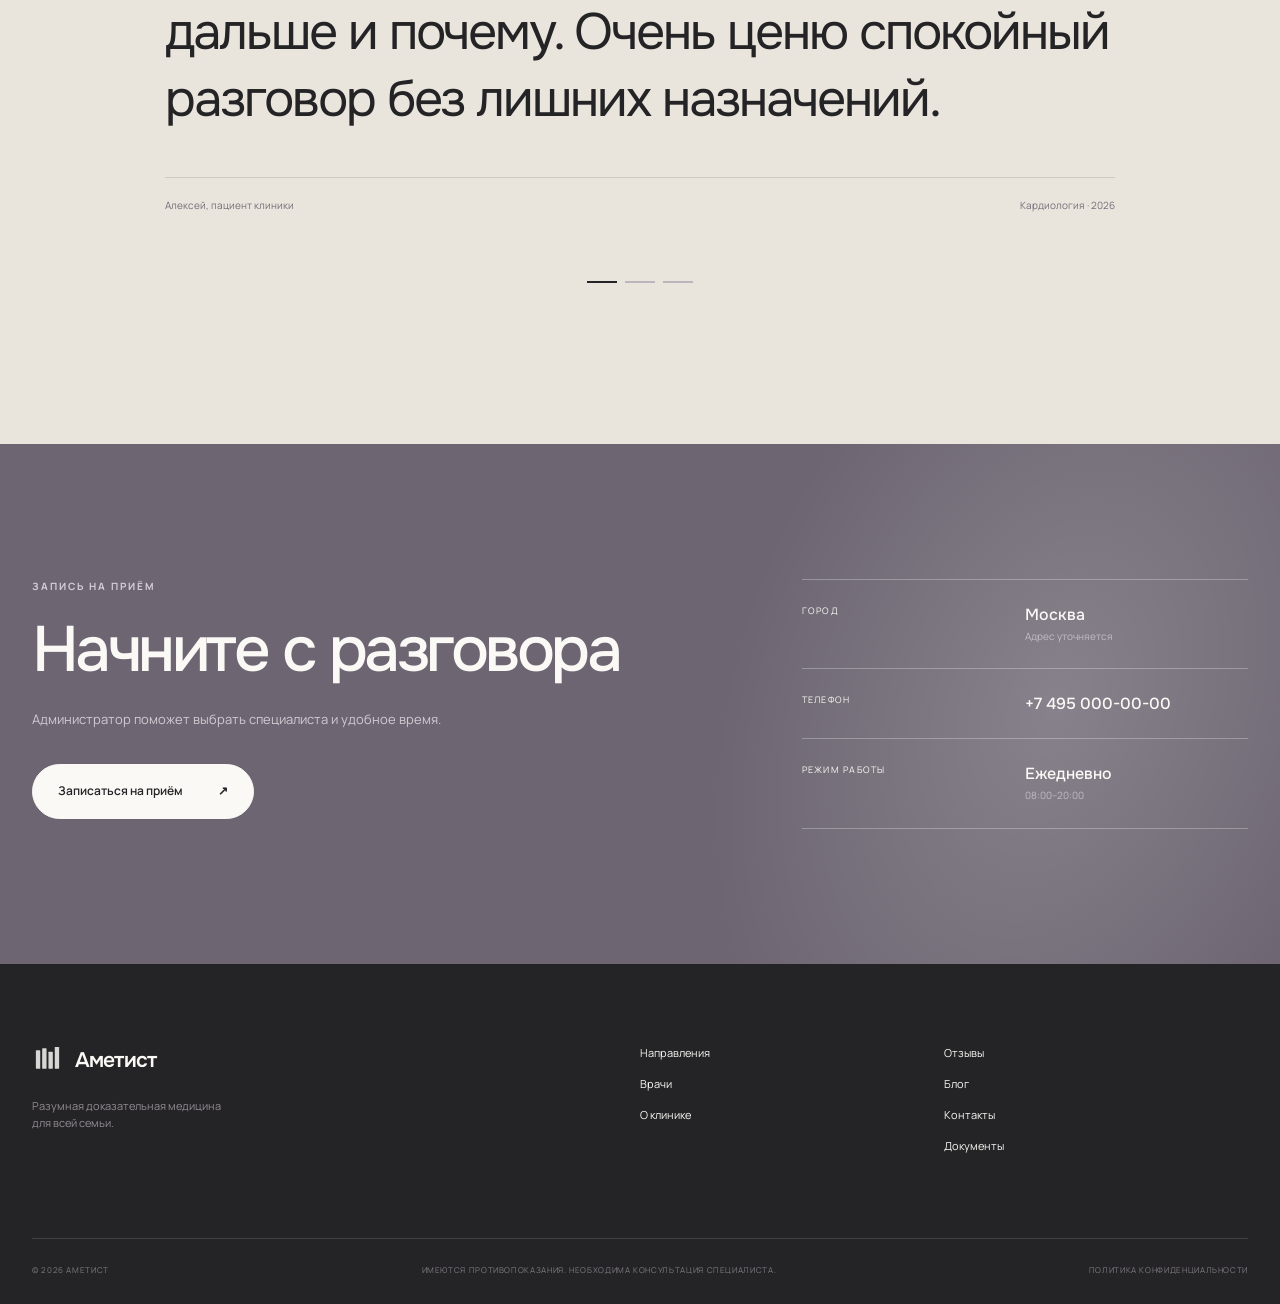
<file: doctors/kalinina-ekaterina.html>
<!doctype html>
<html lang="ru">
<head>
  <meta charset="utf-8">
  <meta name="viewport" content="width=device-width,initial-scale=1">
  <meta name="robots" content="noindex, nofollow, noarchive, nosnippet">
  <meta name="description" content="Профиль врача Калинина Екатерина Николаевна в клинике «Аметист», Москва.">
  <title>Калинина Екатерина Николаевна — клиника «Аметист»</title>
  <link rel="icon" href="../icons/favicon.svg" type="image/svg+xml">
  <link rel="preconnect" href="https://fonts.googleapis.com">
  <link rel="preconnect" href="https://fonts.gstatic.com" crossorigin>
  <link href="https://fonts.googleapis.com/css2?family=Manrope:wght@400;500;600;700&amp;family=Onest:wght@400;500;600&amp;display=swap" rel="stylesheet">
  <link rel="stylesheet" href="../css/style.css">
  <script src="../js/doctor-profiles.js" defer></script>
  <script src="../js/search-index.js" defer></script>
  <script src="../js/site-search.js" defer></script>
  <script src="../js/blog-articles.js" defer></script>
  <script src="../js/doctor-page.js" defer></script>
</head>
<body class="doctor-page" data-root="../" data-doctor-key="kalinina">
  <header class="doctor-page__nav"><a class="brand" href="../index.html"><img src="../icons/logo-srez.svg" alt=""><span>Аметист</span></a><nav aria-label="Навигация профиля"><a href="../blog/index.html">Блог</a><a class="doctor-page__back" href="../index.html#doctors">← Все врачи</a></nav></header>
  <main>
    <section class="doctor-page__hero">
      <div class="doctor-page__portrait"><img data-doctor-photo src="" alt=""></div>
      <div class="doctor-page__heading"><p class="kicker" data-doctor-specialties></p><h1 data-doctor-name>Калинина Екатерина Николаевна</h1><p data-doctor-intro></p><a class="btn" href="../index.html#contacts">Записаться на приём <span>↗</span></a></div>
    </section>
    <article class="doctor-page__content" data-doctor-content></article>
  </main>
  <footer class="doctor-page__footer"><a class="brand brand--light" href="../index.html"><img src="../icons/logo-srez.svg" alt=""><span>Аметист</span></a><p>Имеются противопоказания. Необходима консультация специалиста.</p></footer>
</body>
</html>
</file>
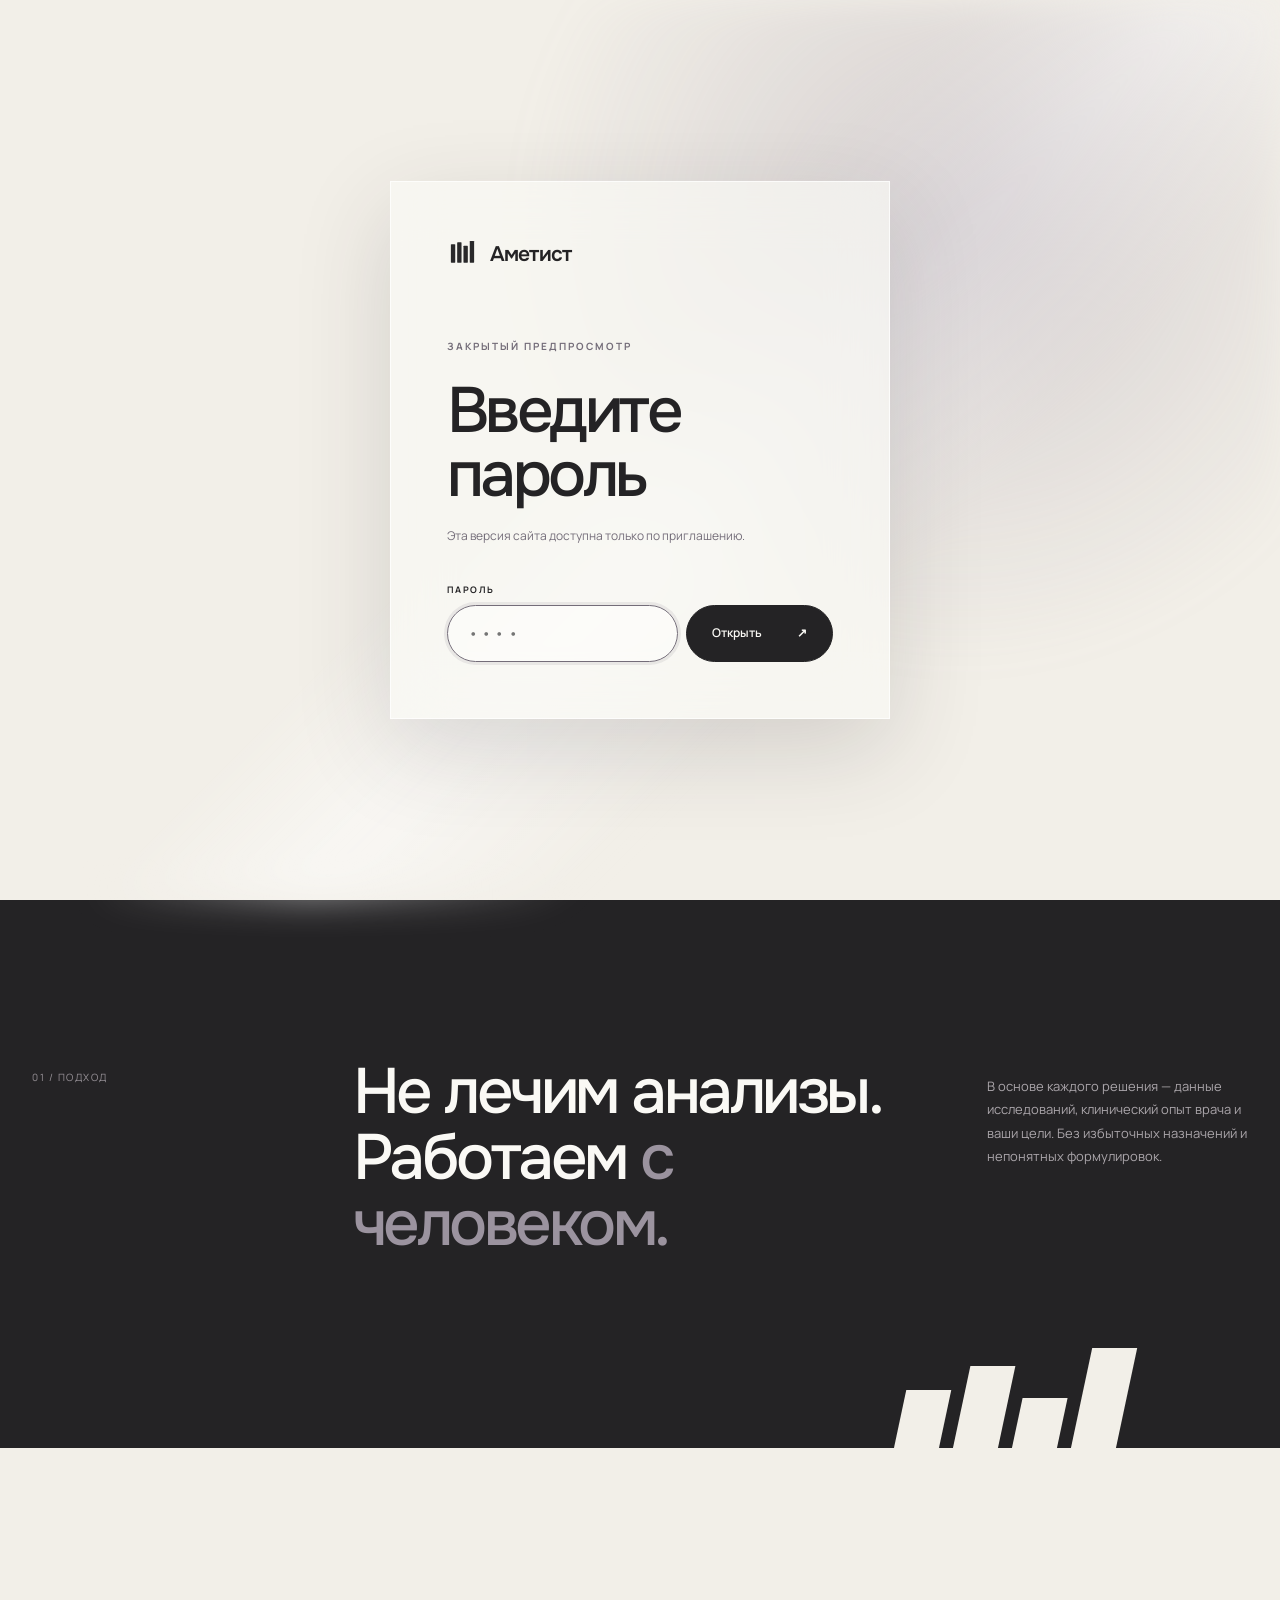
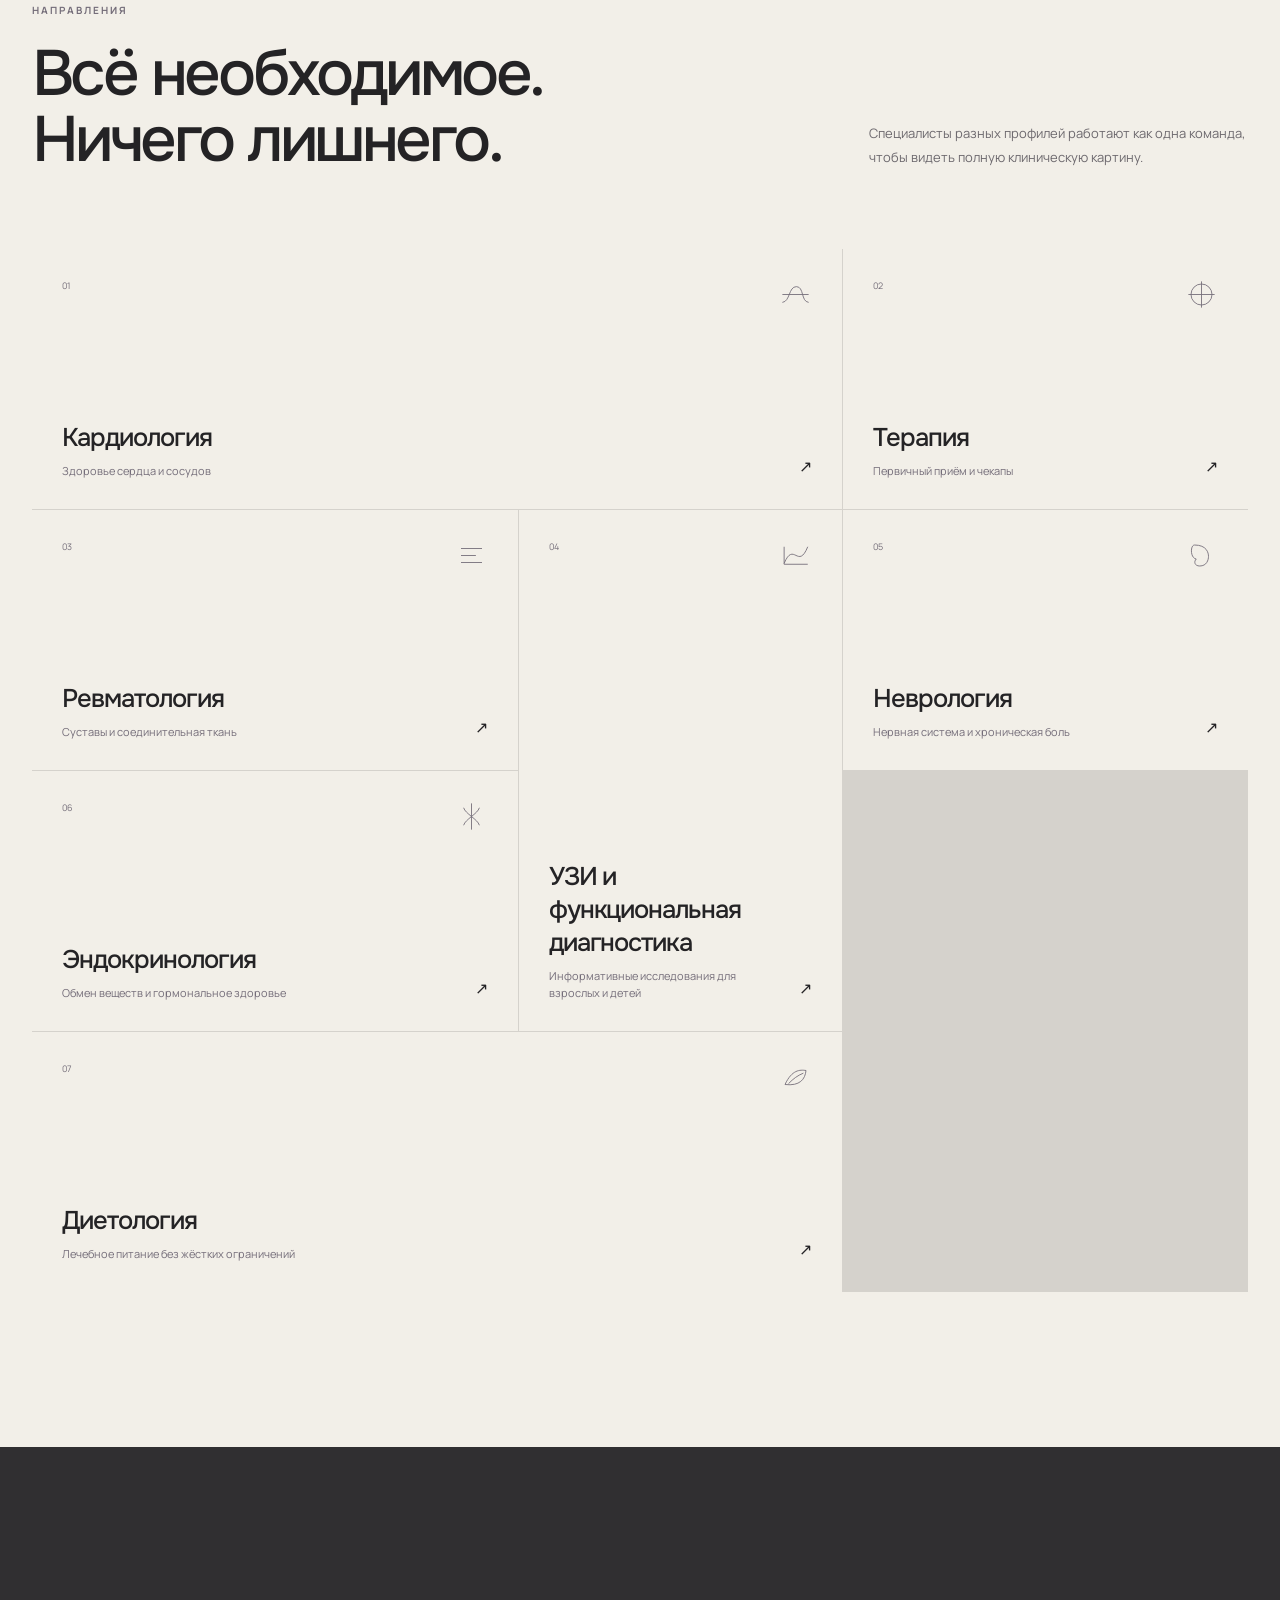
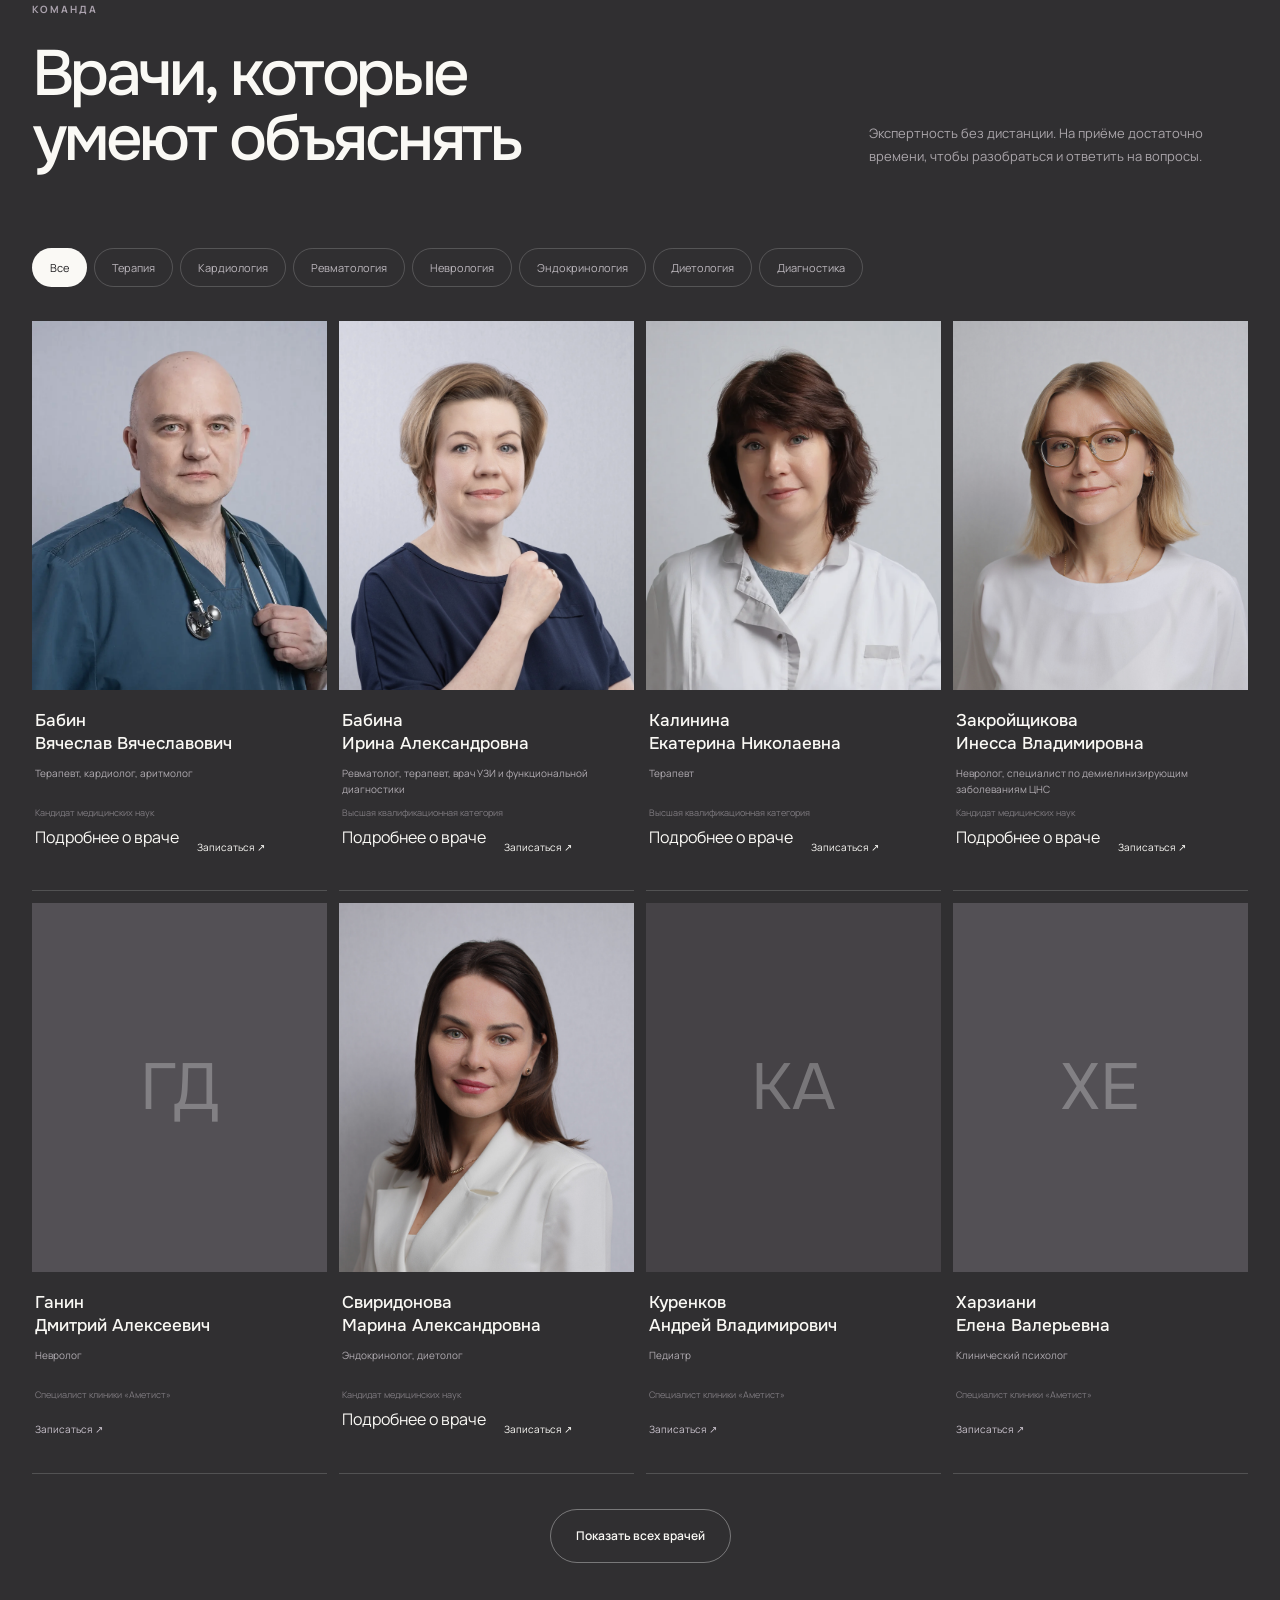
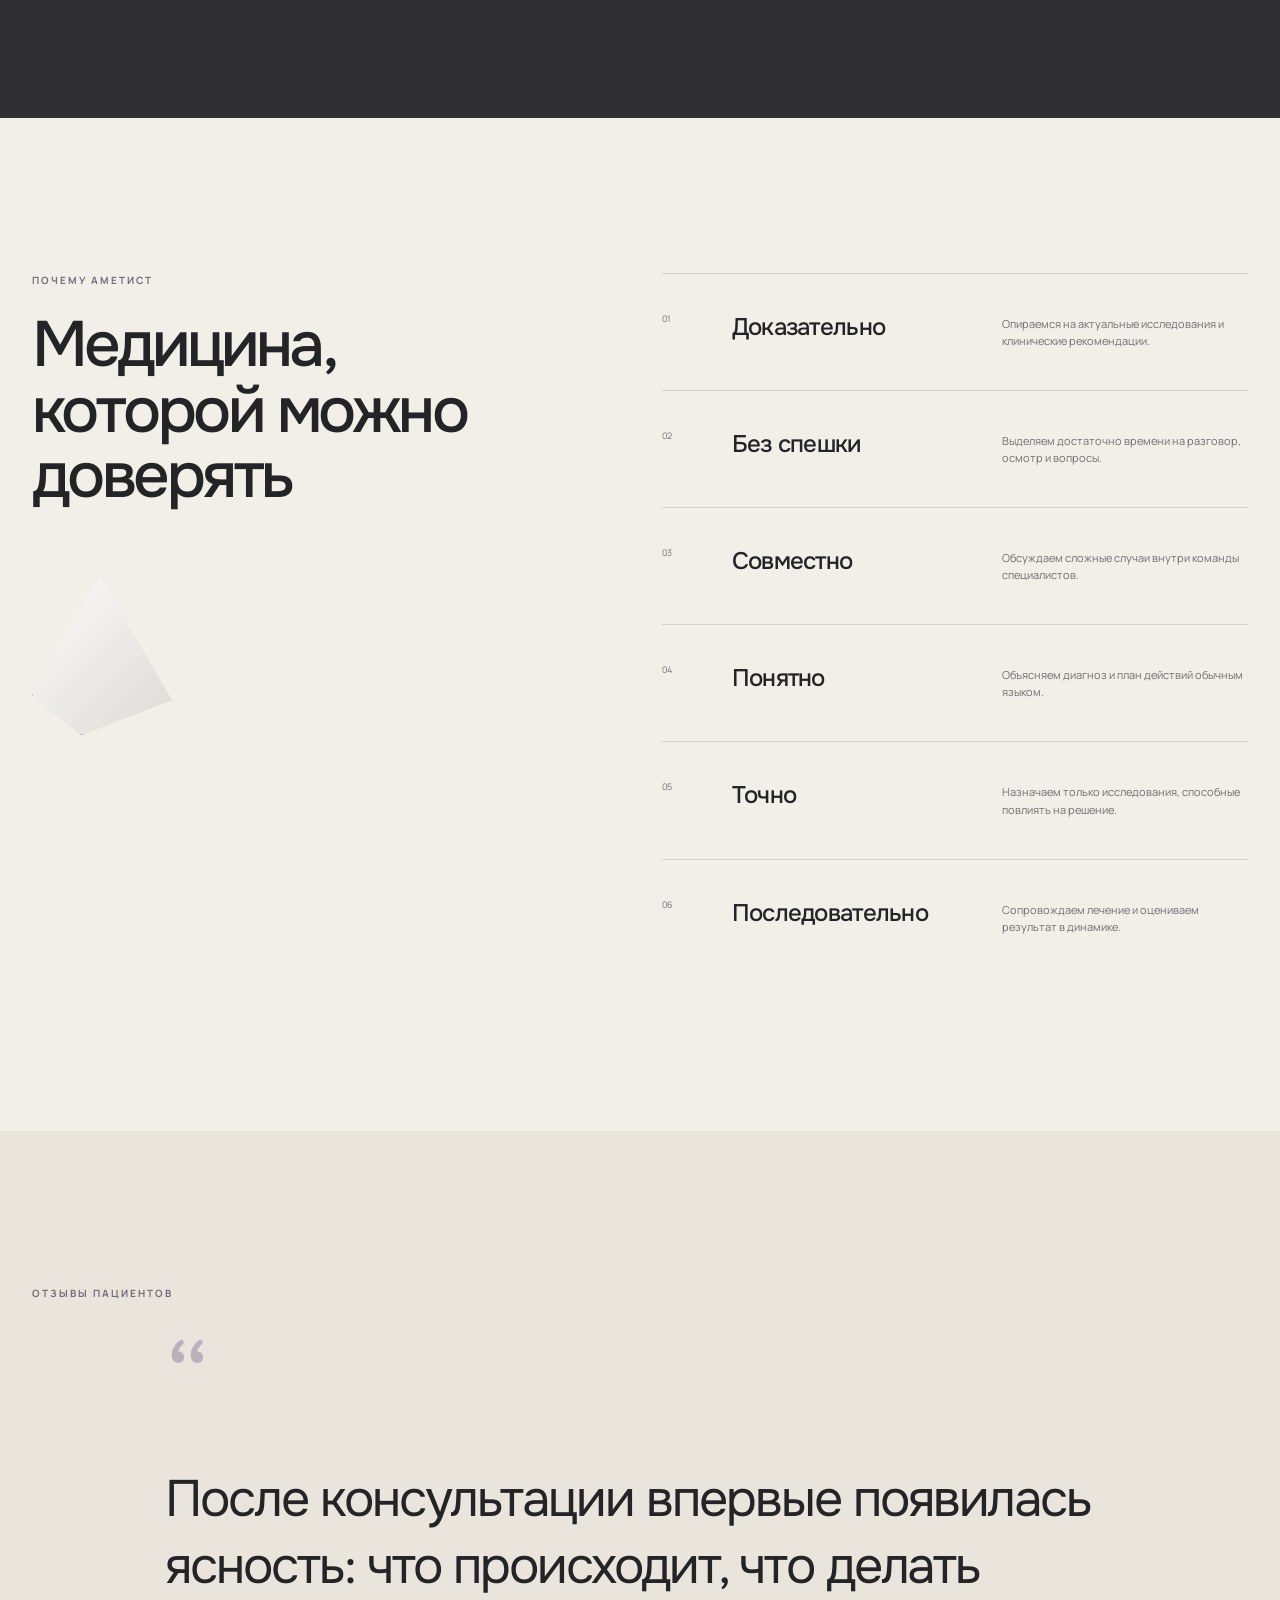
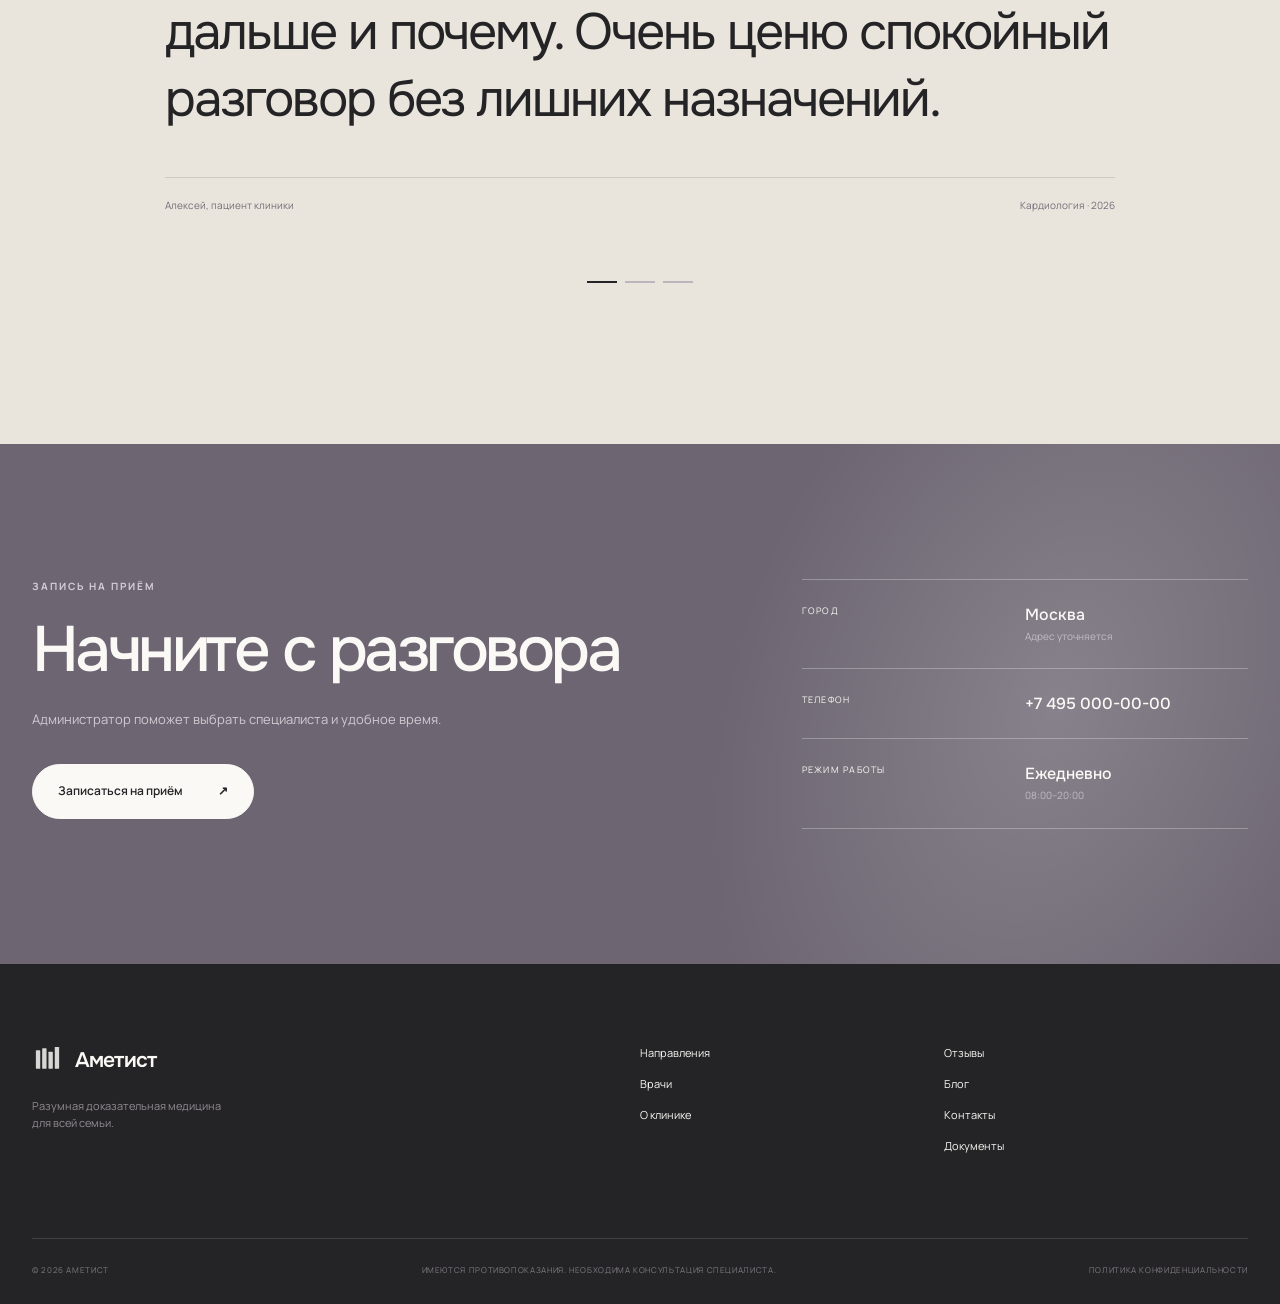
<file: doctors/pavlichenko-svetlana.html>
<!doctype html>
<html lang="ru">
<head>
  <meta charset="utf-8">
  <meta name="viewport" content="width=device-width,initial-scale=1">
  <meta name="robots" content="noindex, nofollow, noarchive, nosnippet">
  <meta name="description" content="Профиль врача Павличенко Светлана Николаевна в клинике «Аметист», Москва.">
  <title>Павличенко Светлана Николаевна — клиника «Аметист»</title>
  <link rel="icon" href="../icons/favicon.svg" type="image/svg+xml">
  <link rel="preconnect" href="https://fonts.googleapis.com">
  <link rel="preconnect" href="https://fonts.gstatic.com" crossorigin>
  <link href="https://fonts.googleapis.com/css2?family=Manrope:wght@400;500;600;700&amp;family=Onest:wght@400;500;600&amp;display=swap" rel="stylesheet">
  <link rel="stylesheet" href="../css/style.css">
  <script src="../js/doctor-profiles.js" defer></script>
  <script src="../js/search-index.js" defer></script>
  <script src="../js/site-search.js" defer></script>
  <script src="../js/blog-articles.js" defer></script>
  <script src="../js/doctor-page.js" defer></script>
</head>
<body class="doctor-page" data-root="../" data-doctor-key="pavlichenko">
  <header class="doctor-page__nav"><a class="brand" href="../index.html"><img src="../icons/logo-srez.svg" alt=""><span>Аметист</span></a><nav aria-label="Навигация профиля"><a href="../blog/index.html">Блог</a><a class="doctor-page__back" href="../index.html#doctors">← Все врачи</a></nav></header>
  <main>
    <section class="doctor-page__hero">
      <div class="doctor-page__portrait"><img data-doctor-photo src="" alt=""></div>
      <div class="doctor-page__heading"><p class="kicker" data-doctor-specialties></p><h1 data-doctor-name>Павличенко Светлана Николаевна</h1><p data-doctor-intro></p><a class="btn" href="../index.html#contacts">Записаться на приём <span>↗</span></a></div>
    </section>
    <article class="doctor-page__content" data-doctor-content></article>
  </main>
  <footer class="doctor-page__footer"><a class="brand brand--light" href="../index.html"><img src="../icons/logo-srez.svg" alt=""><span>Аметист</span></a><p>Имеются противопоказания. Необходима консультация специалиста.</p></footer>
</body>
</html>
</file>
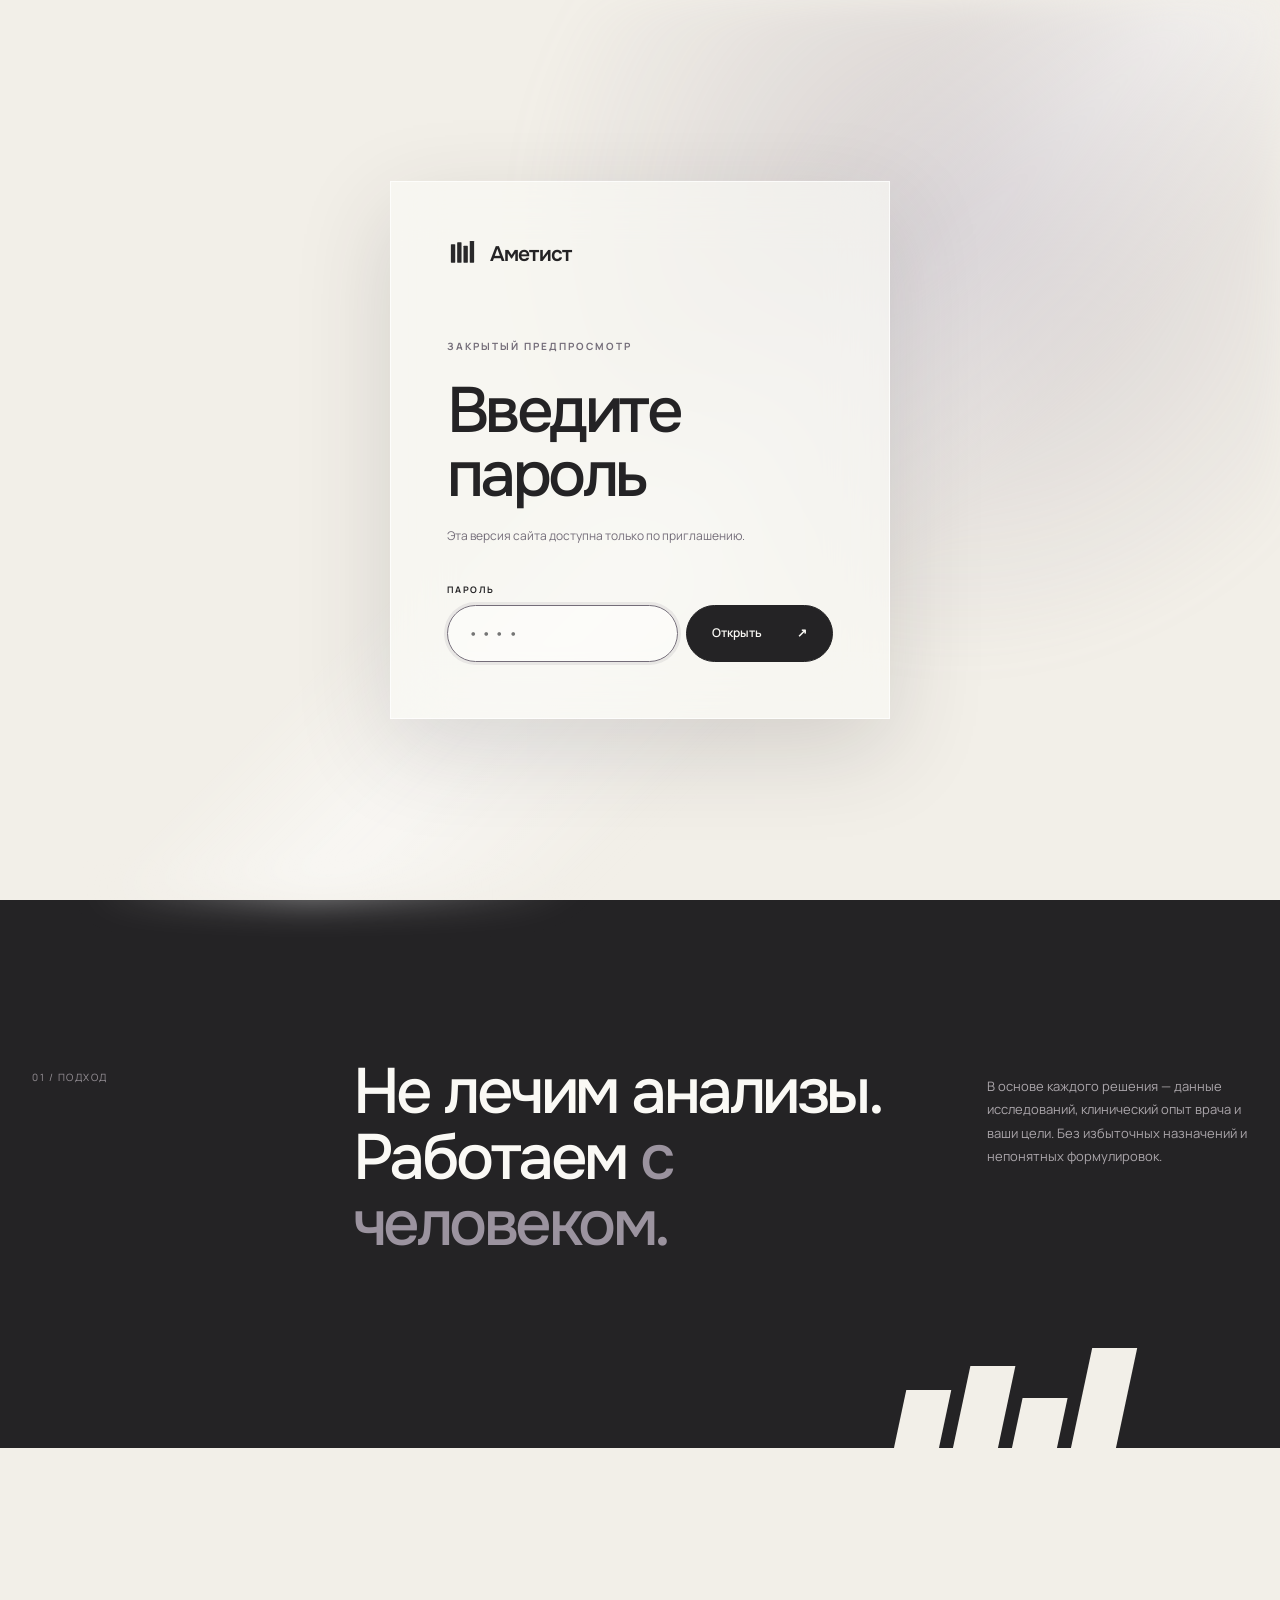
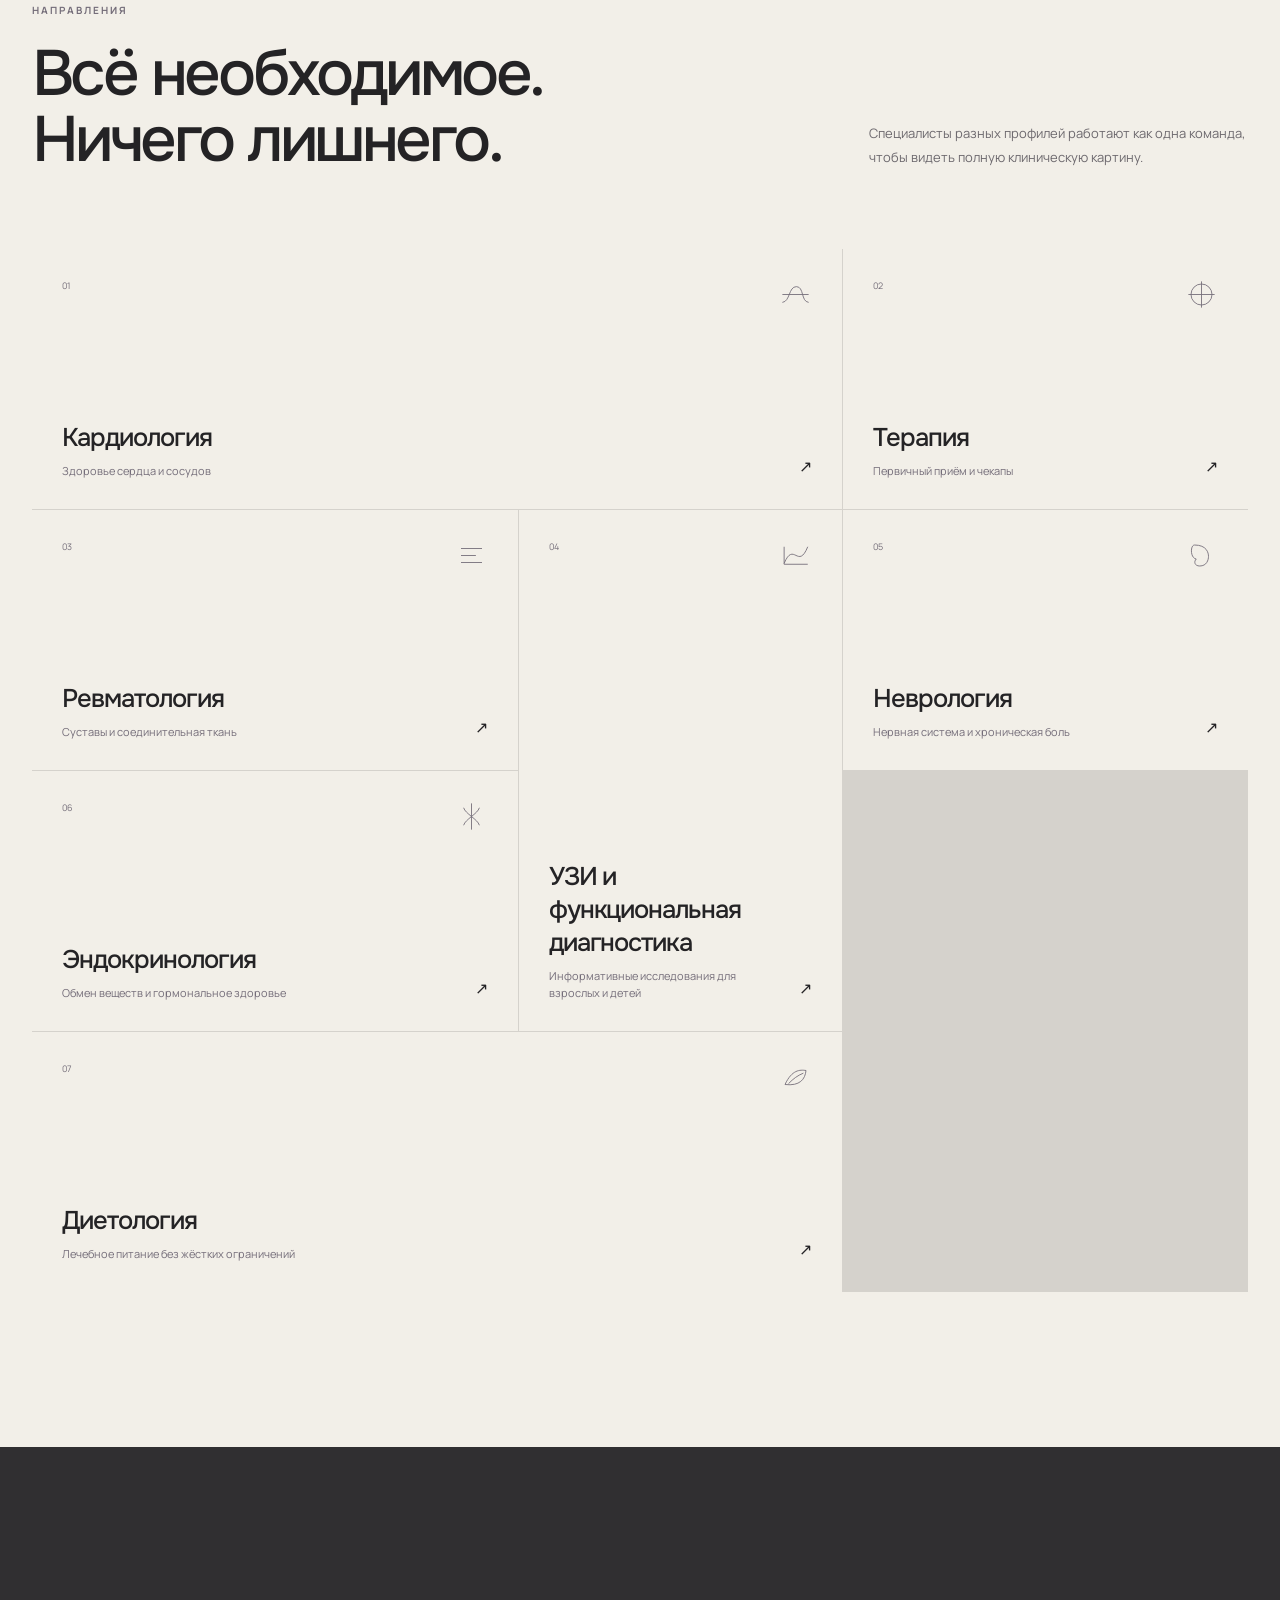
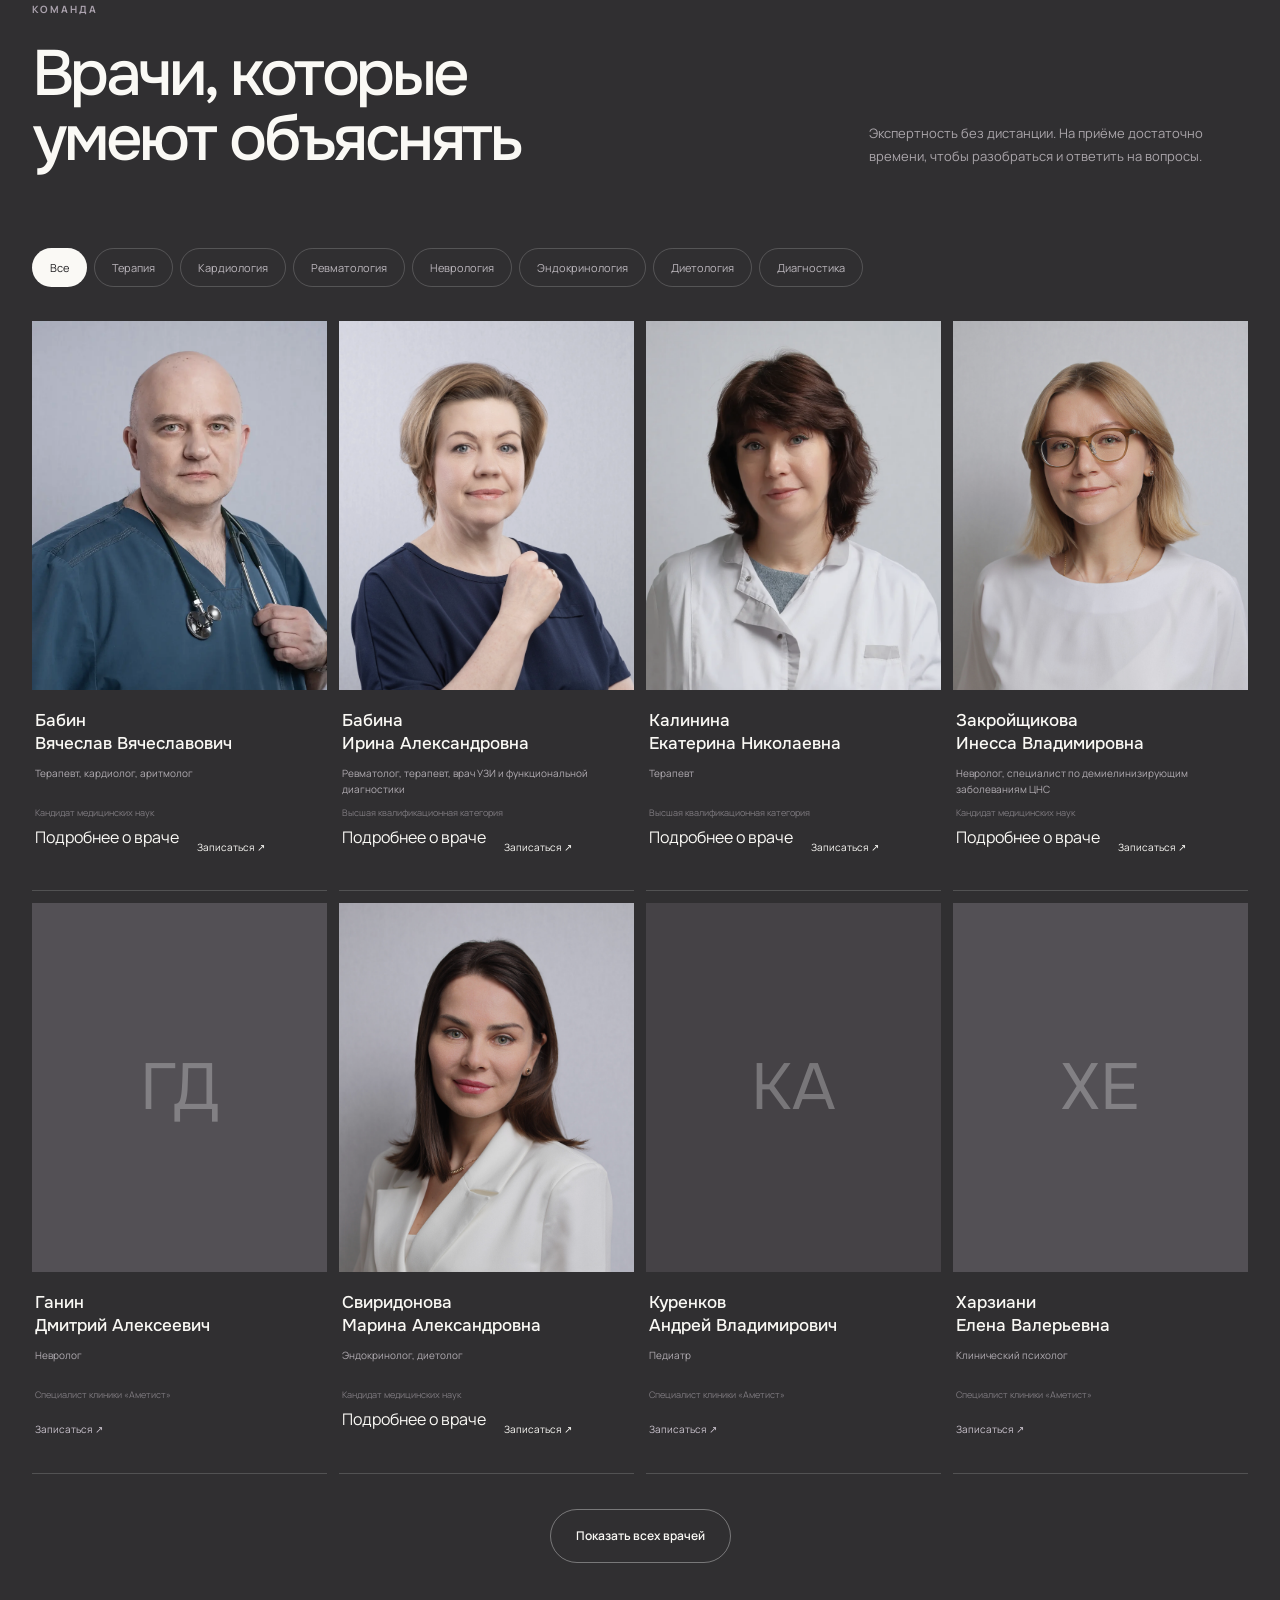
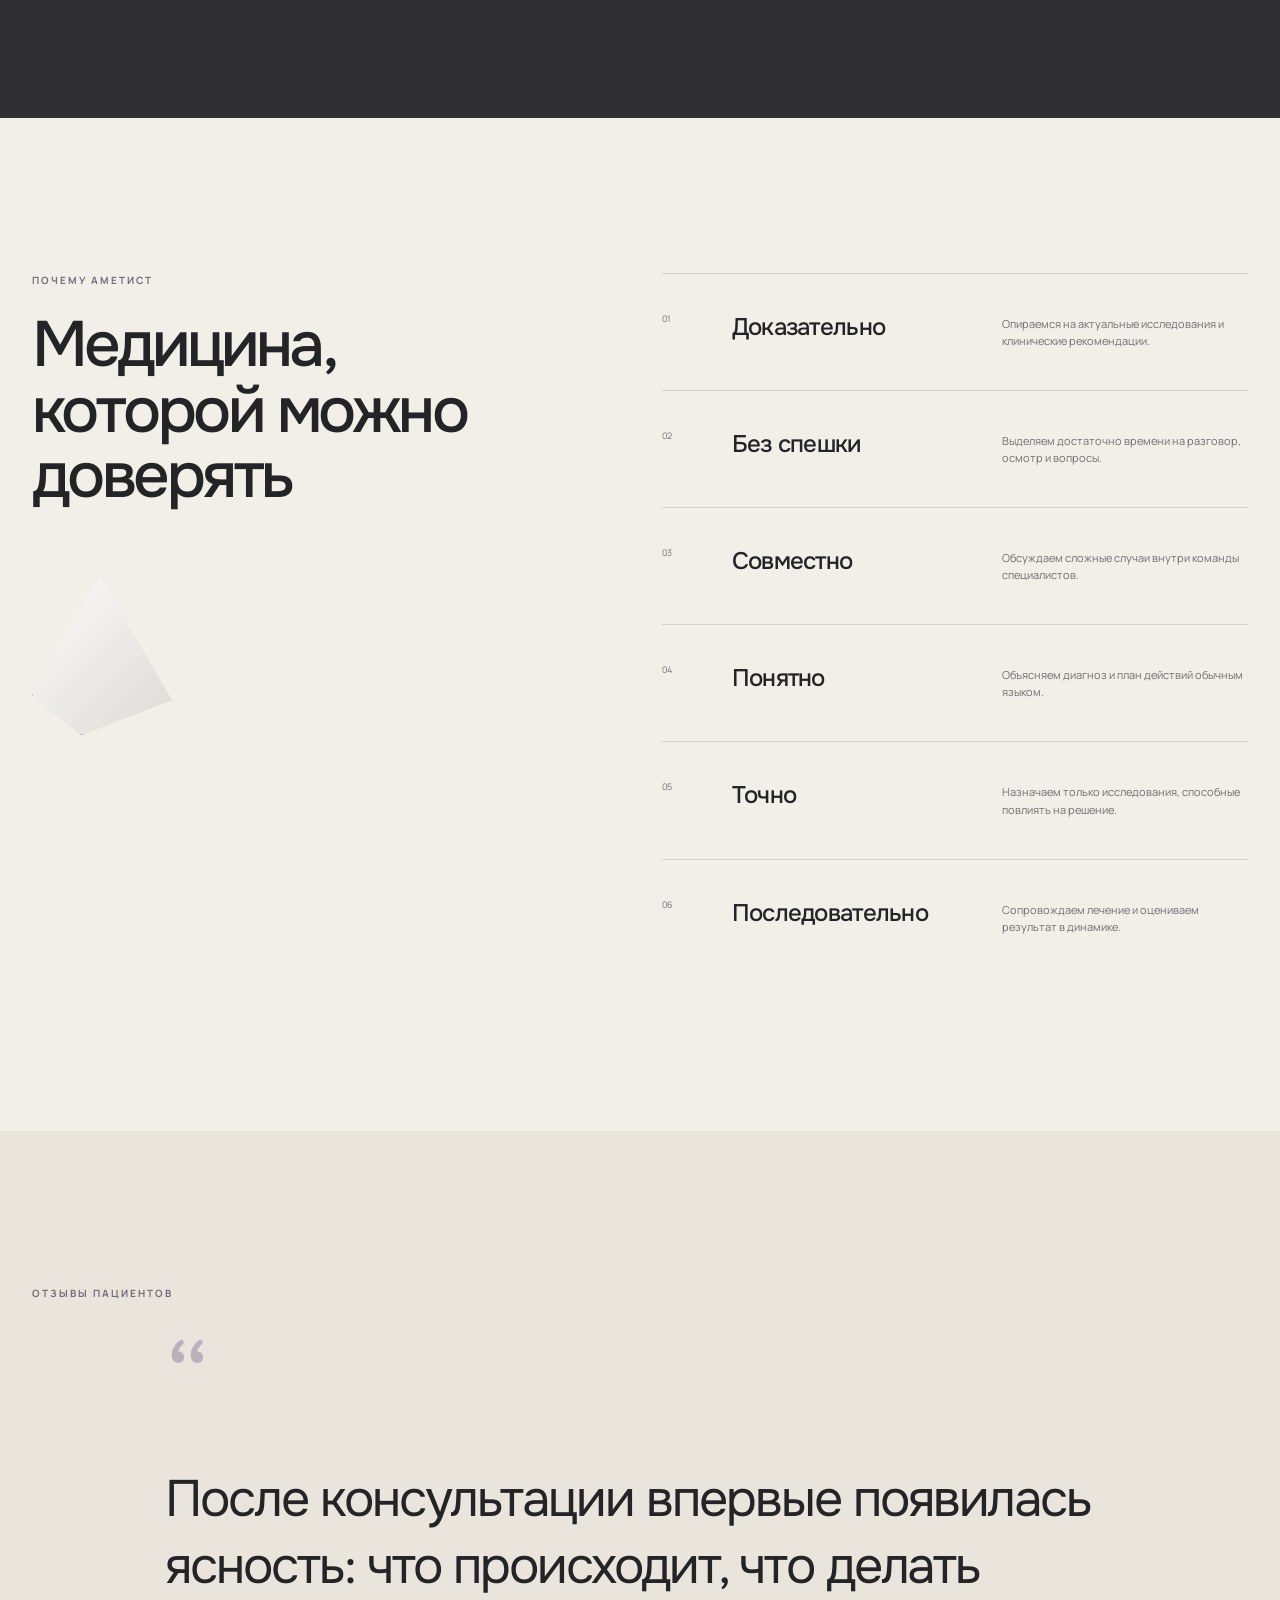
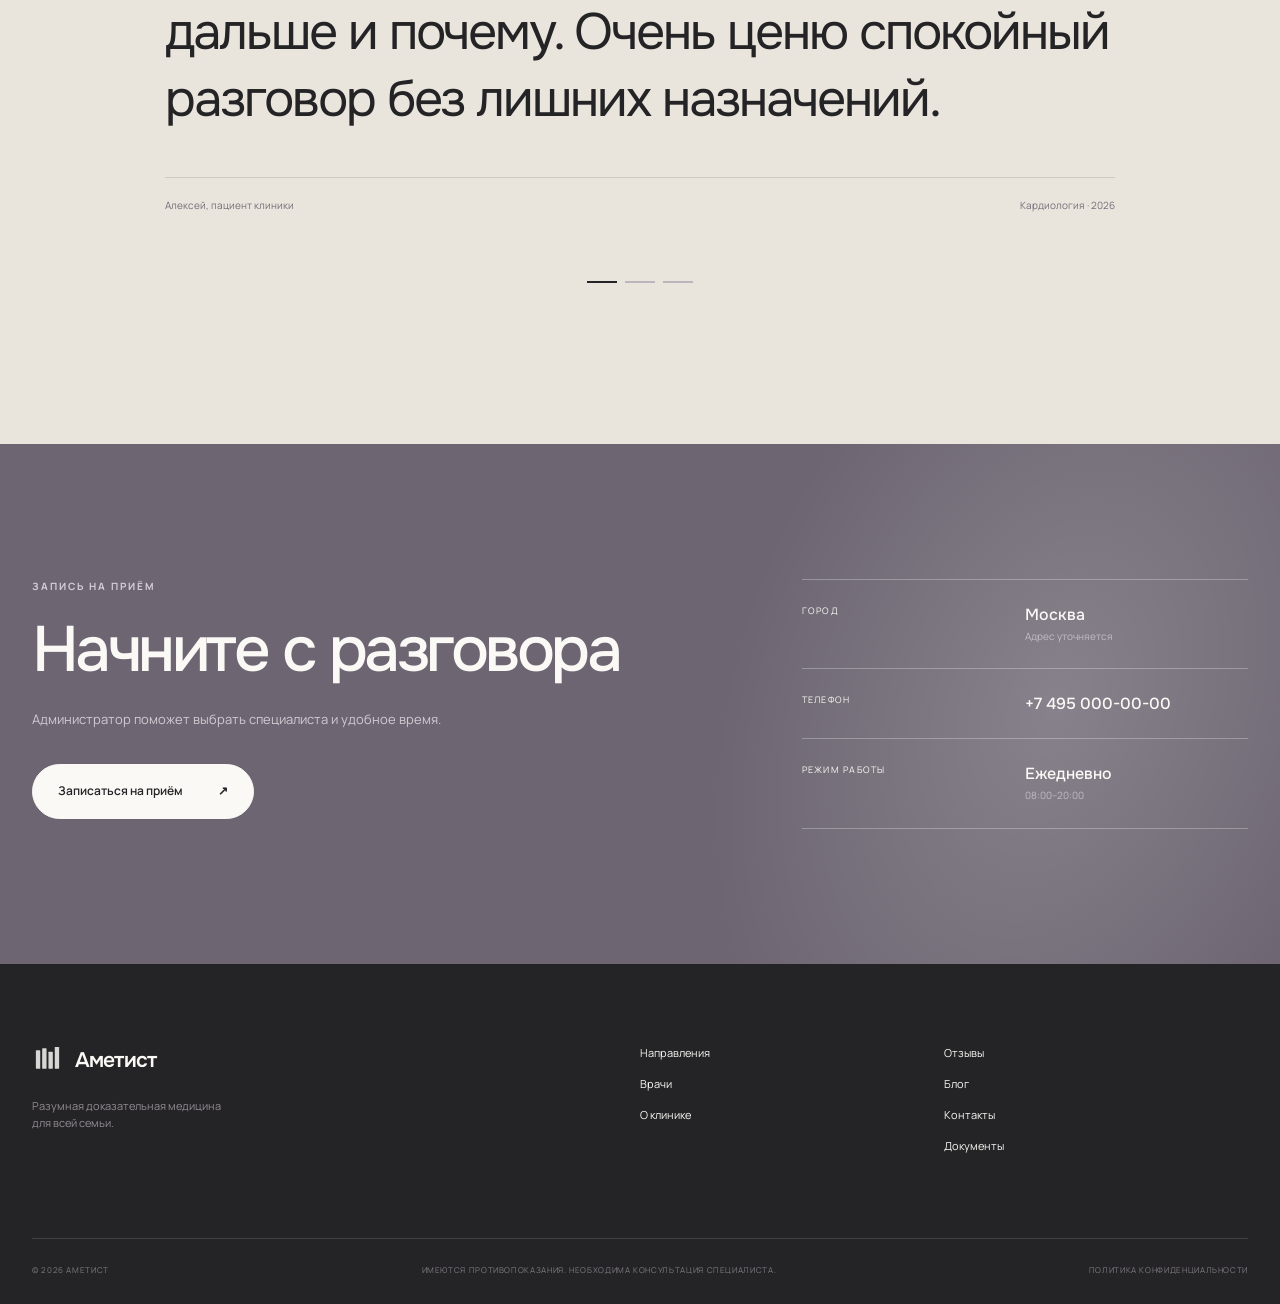
<file: doctors/sviridonova-marina.html>
<!doctype html>
<html lang="ru">
<head>
  <meta charset="utf-8">
  <meta name="viewport" content="width=device-width,initial-scale=1">
  <meta name="robots" content="noindex, nofollow, noarchive, nosnippet">
  <meta name="description" content="Профиль врача Свиридонова Марина Александровна в клинике «Аметист», Москва.">
  <title>Свиридонова Марина Александровна — клиника «Аметист»</title>
  <link rel="icon" href="../icons/favicon.svg" type="image/svg+xml">
  <link rel="preconnect" href="https://fonts.googleapis.com">
  <link rel="preconnect" href="https://fonts.gstatic.com" crossorigin>
  <link href="https://fonts.googleapis.com/css2?family=Manrope:wght@400;500;600;700&amp;family=Onest:wght@400;500;600&amp;display=swap" rel="stylesheet">
  <link rel="stylesheet" href="../css/style.css">
  <script src="../js/doctor-profiles.js" defer></script>
  <script src="../js/search-index.js" defer></script>
  <script src="../js/site-search.js" defer></script>
  <script src="../js/blog-articles.js" defer></script>
  <script src="../js/doctor-page.js" defer></script>
</head>
<body class="doctor-page" data-root="../" data-doctor-key="sviridonova">
  <header class="doctor-page__nav"><a class="brand" href="../index.html"><img src="../icons/logo-srez.svg" alt=""><span>Аметист</span></a><nav aria-label="Навигация профиля"><a href="../blog/index.html">Блог</a><a class="doctor-page__back" href="../index.html#doctors">← Все врачи</a></nav></header>
  <main>
    <section class="doctor-page__hero">
      <div class="doctor-page__portrait"><img data-doctor-photo src="" alt=""></div>
      <div class="doctor-page__heading"><p class="kicker" data-doctor-specialties></p><h1 data-doctor-name>Свиридонова Марина Александровна</h1><p data-doctor-intro></p><a class="btn" href="../index.html#contacts">Записаться на приём <span>↗</span></a></div>
    </section>
    <article class="doctor-page__content" data-doctor-content></article>
  </main>
  <footer class="doctor-page__footer"><a class="brand brand--light" href="../index.html"><img src="../icons/logo-srez.svg" alt=""><span>Аметист</span></a><p>Имеются противопоказания. Необходима консультация специалиста.</p></footer>
</body>
</html>
</file>
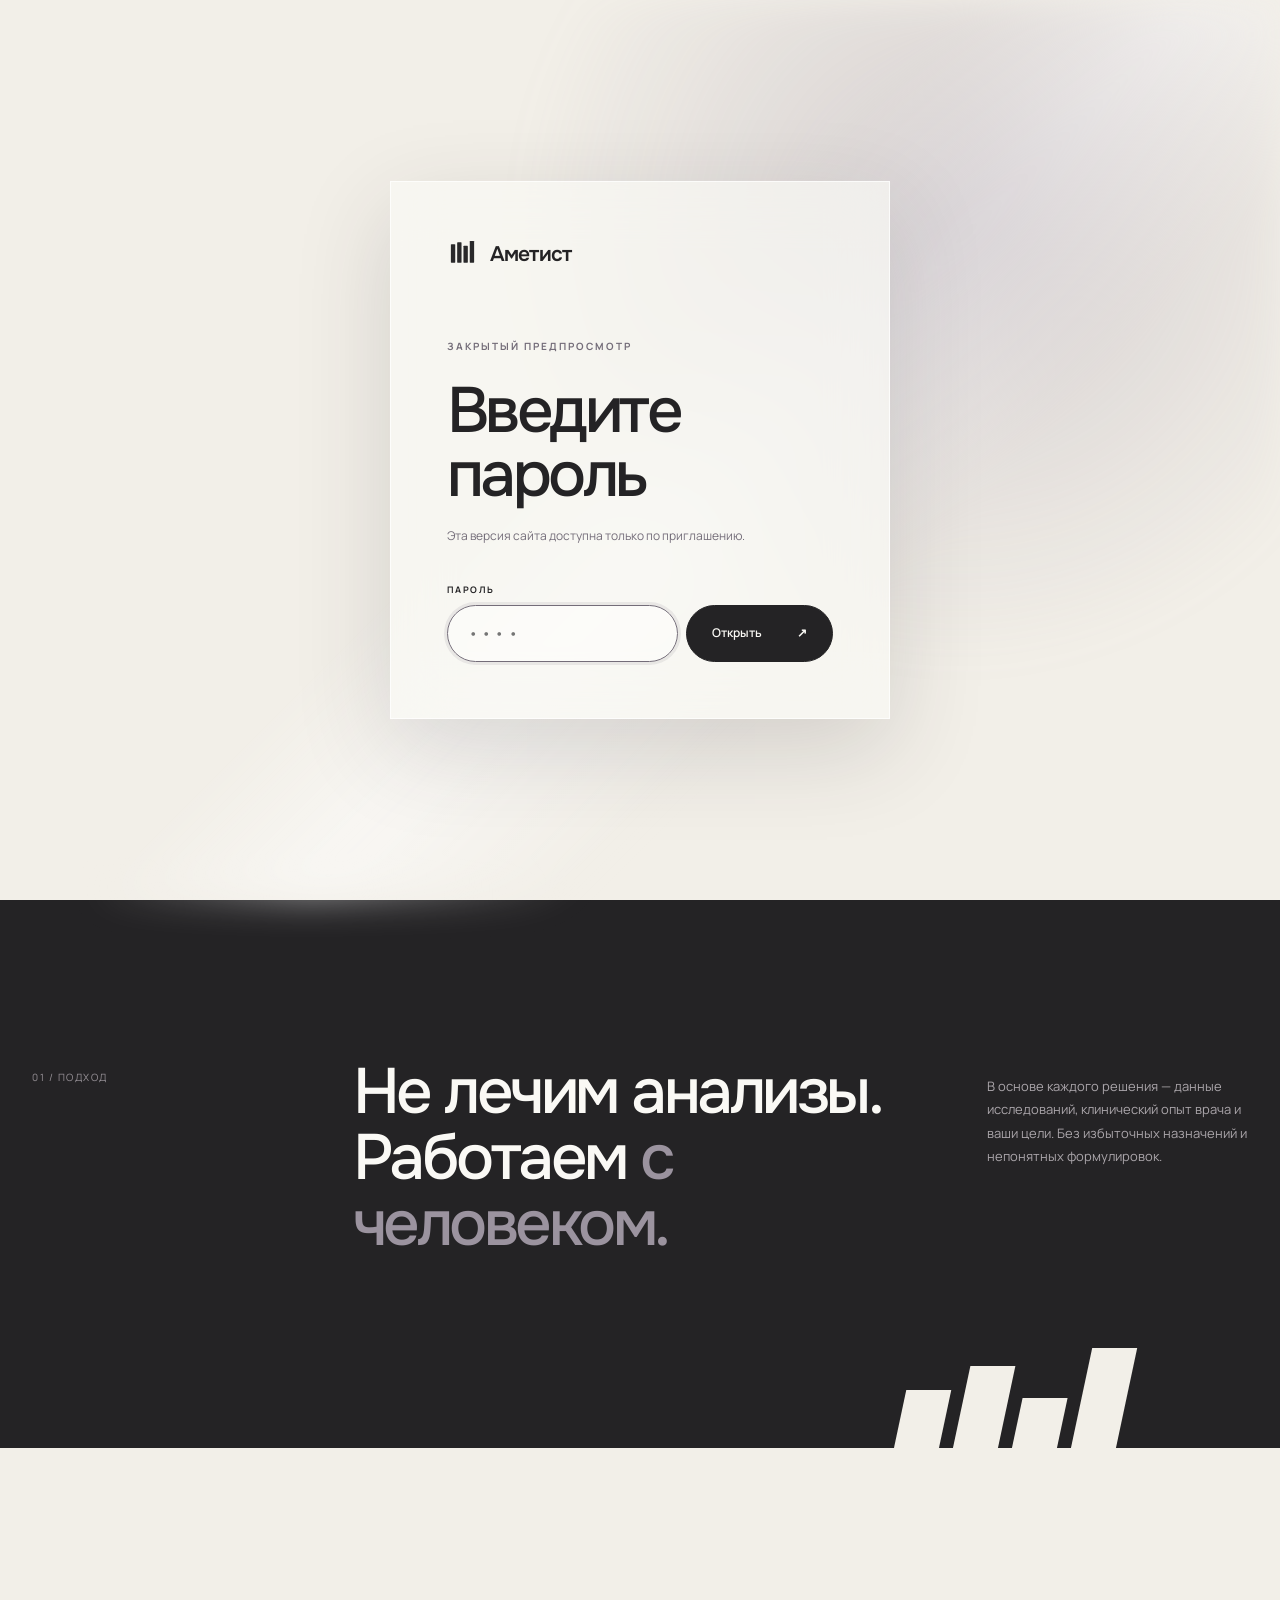
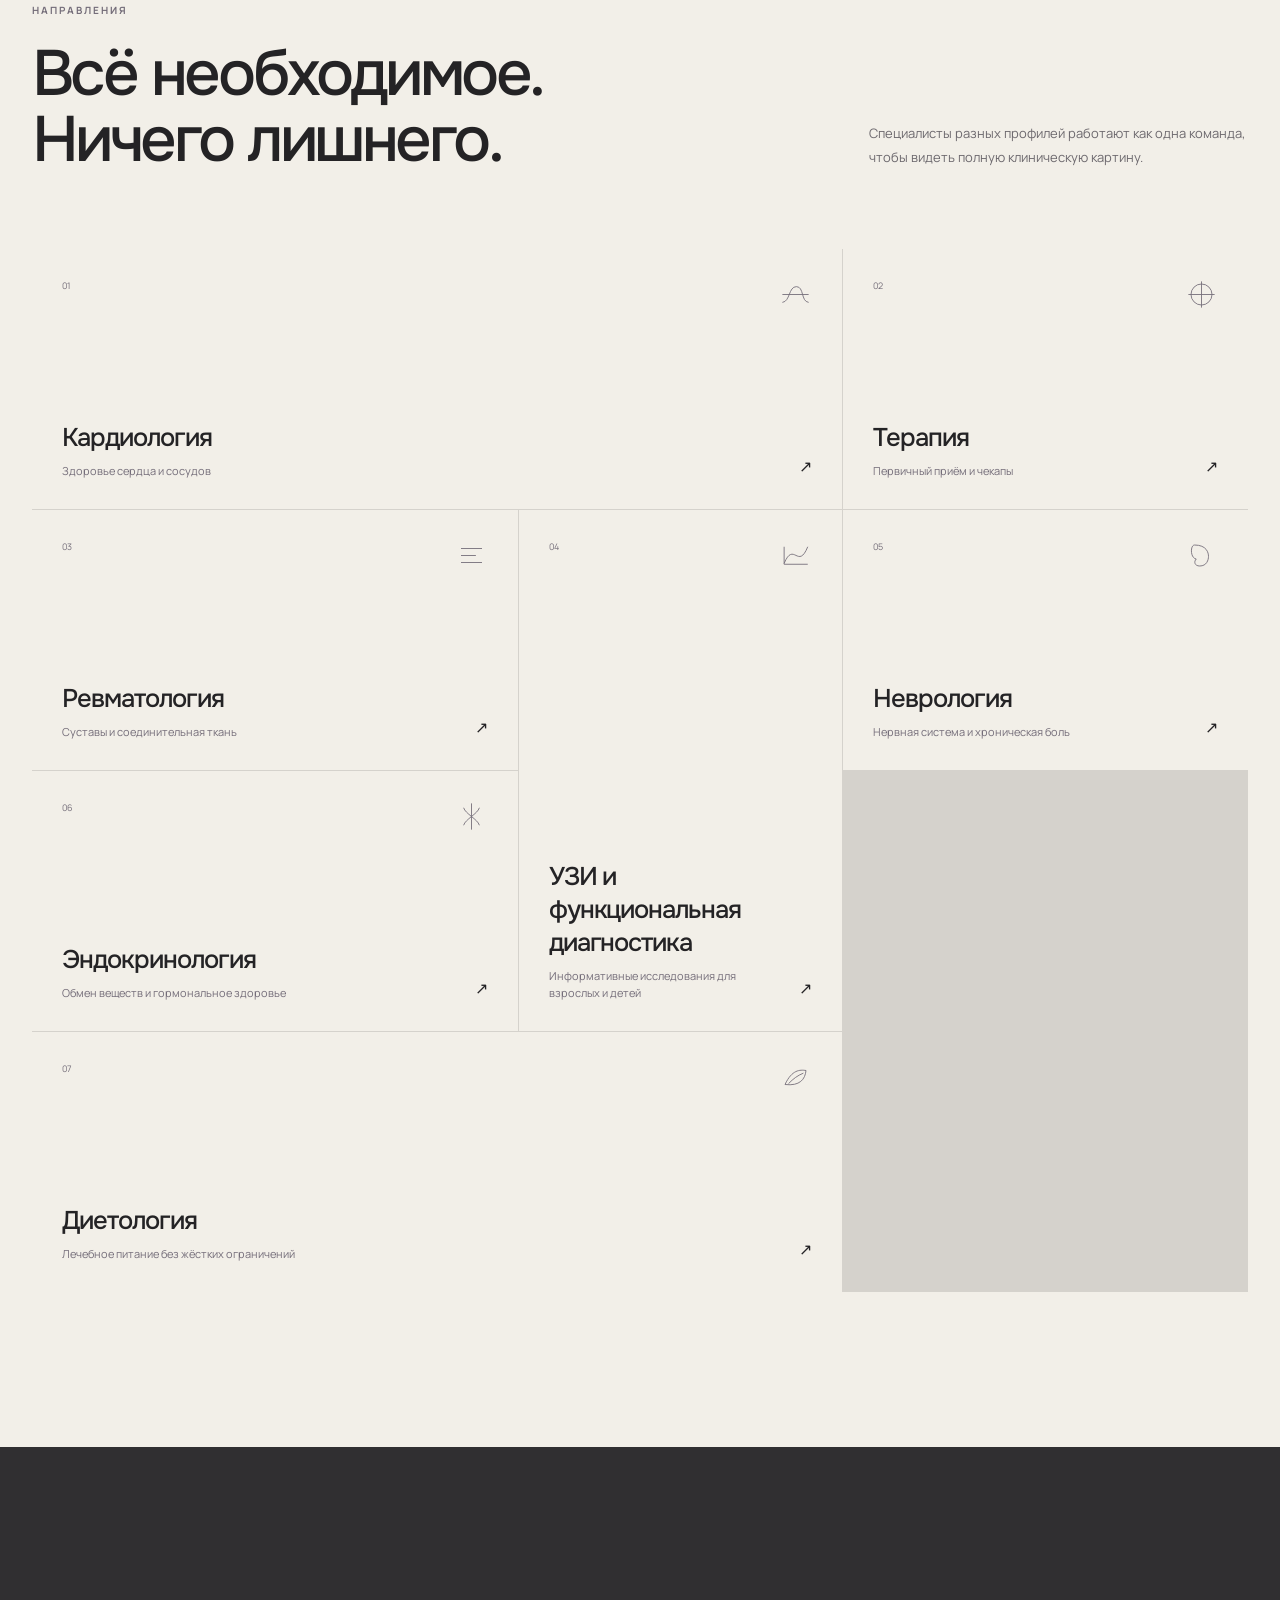
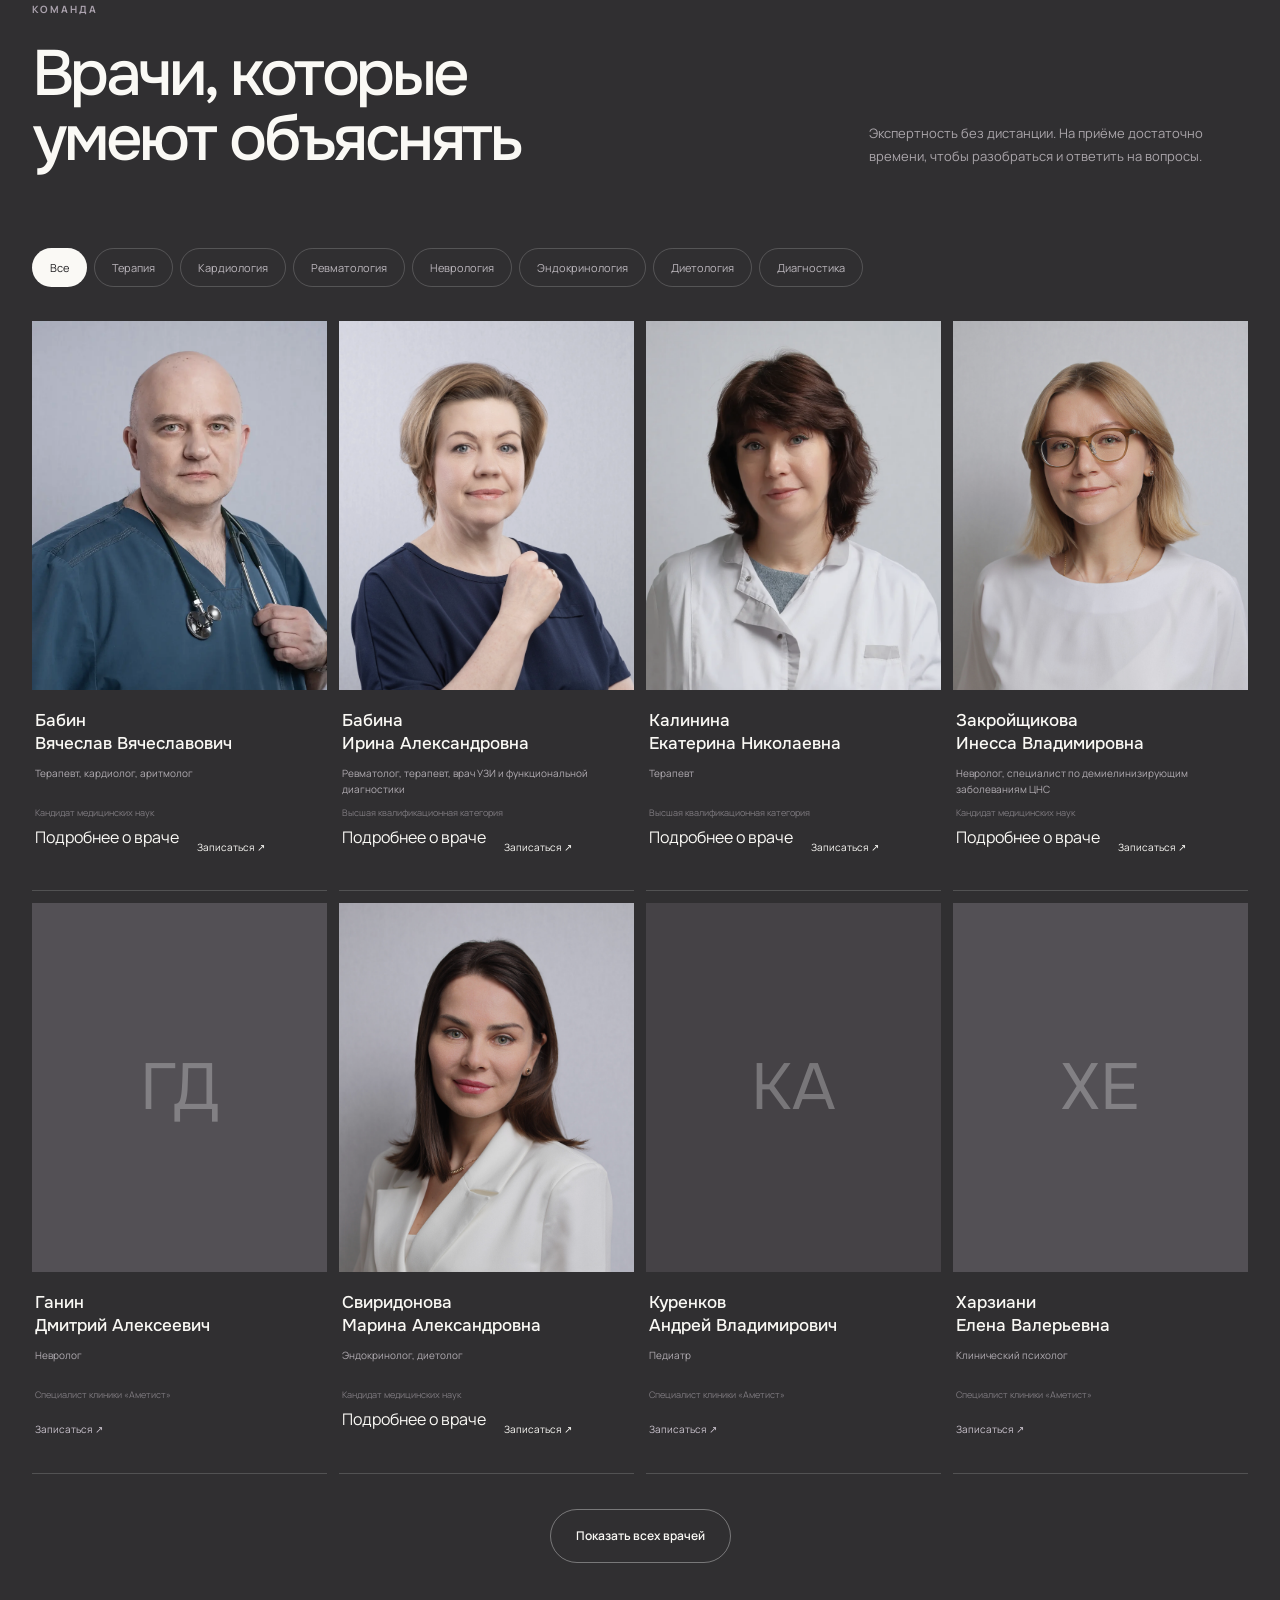
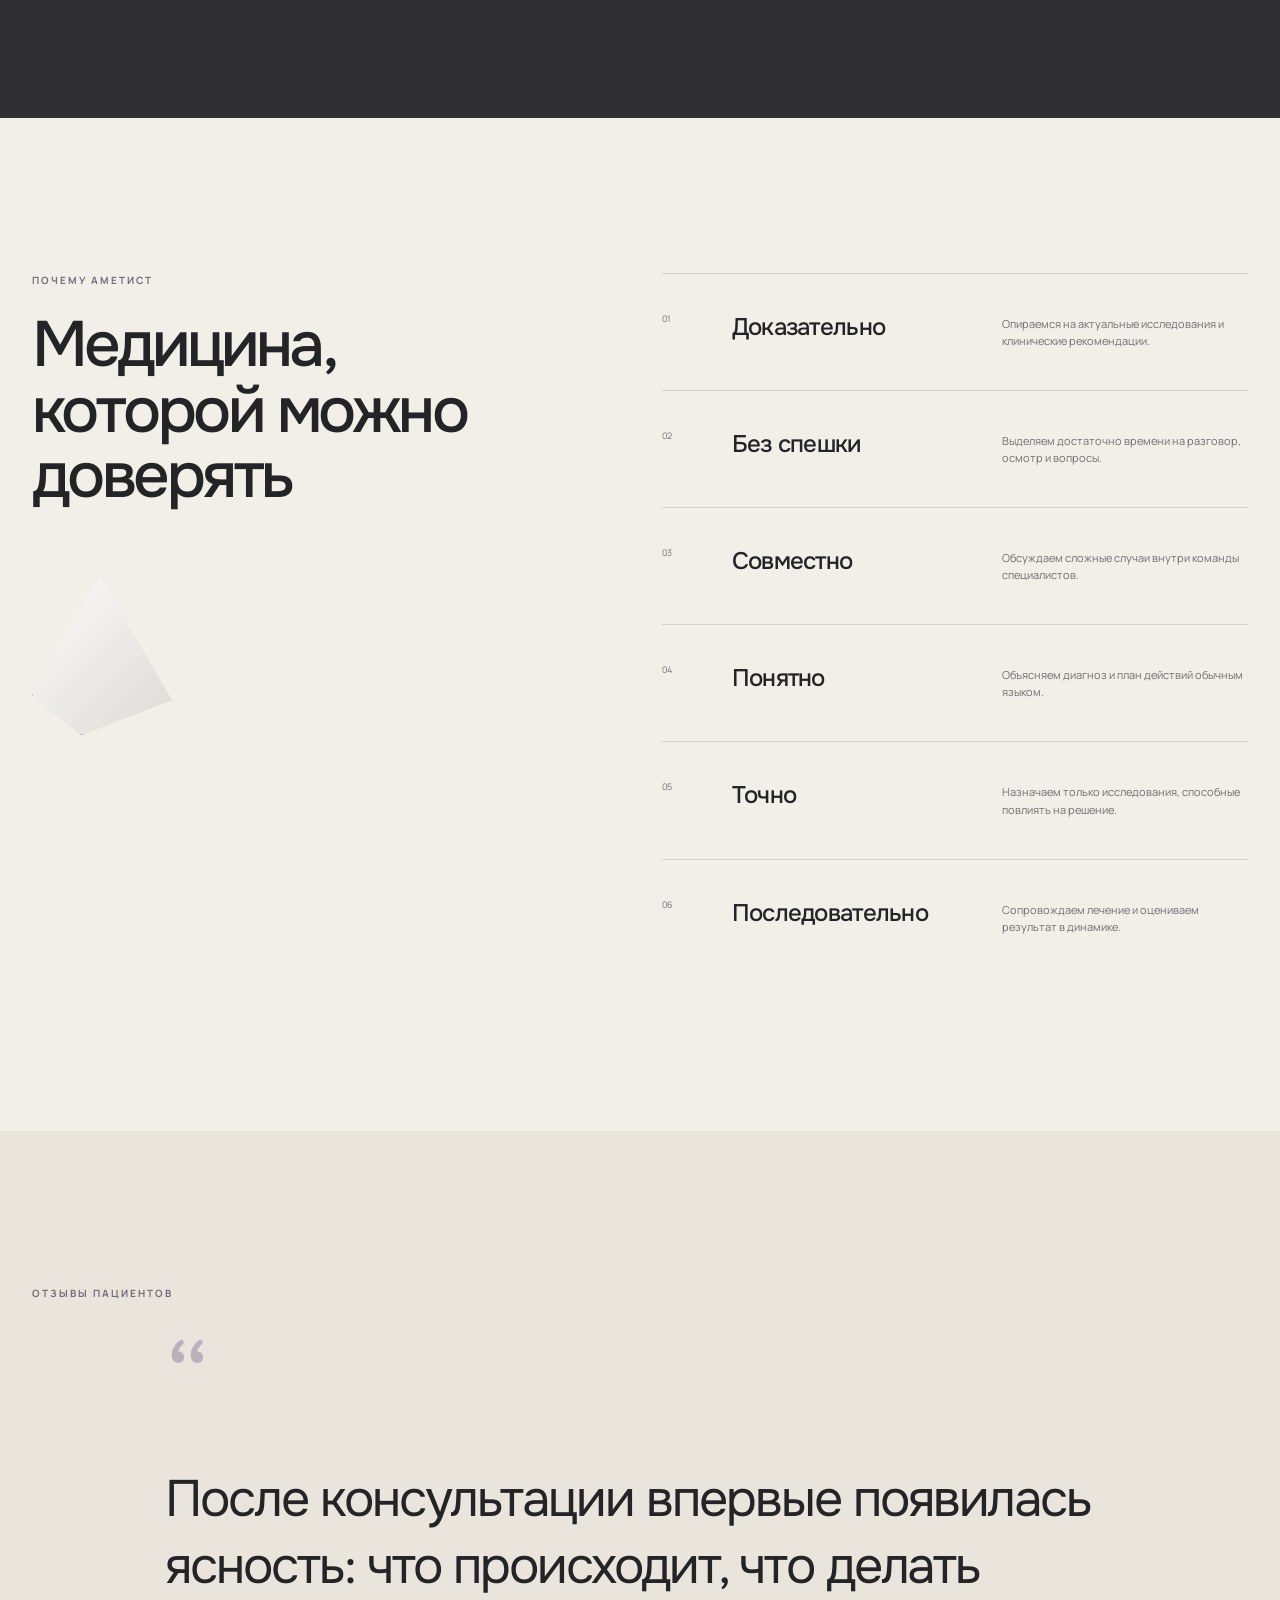
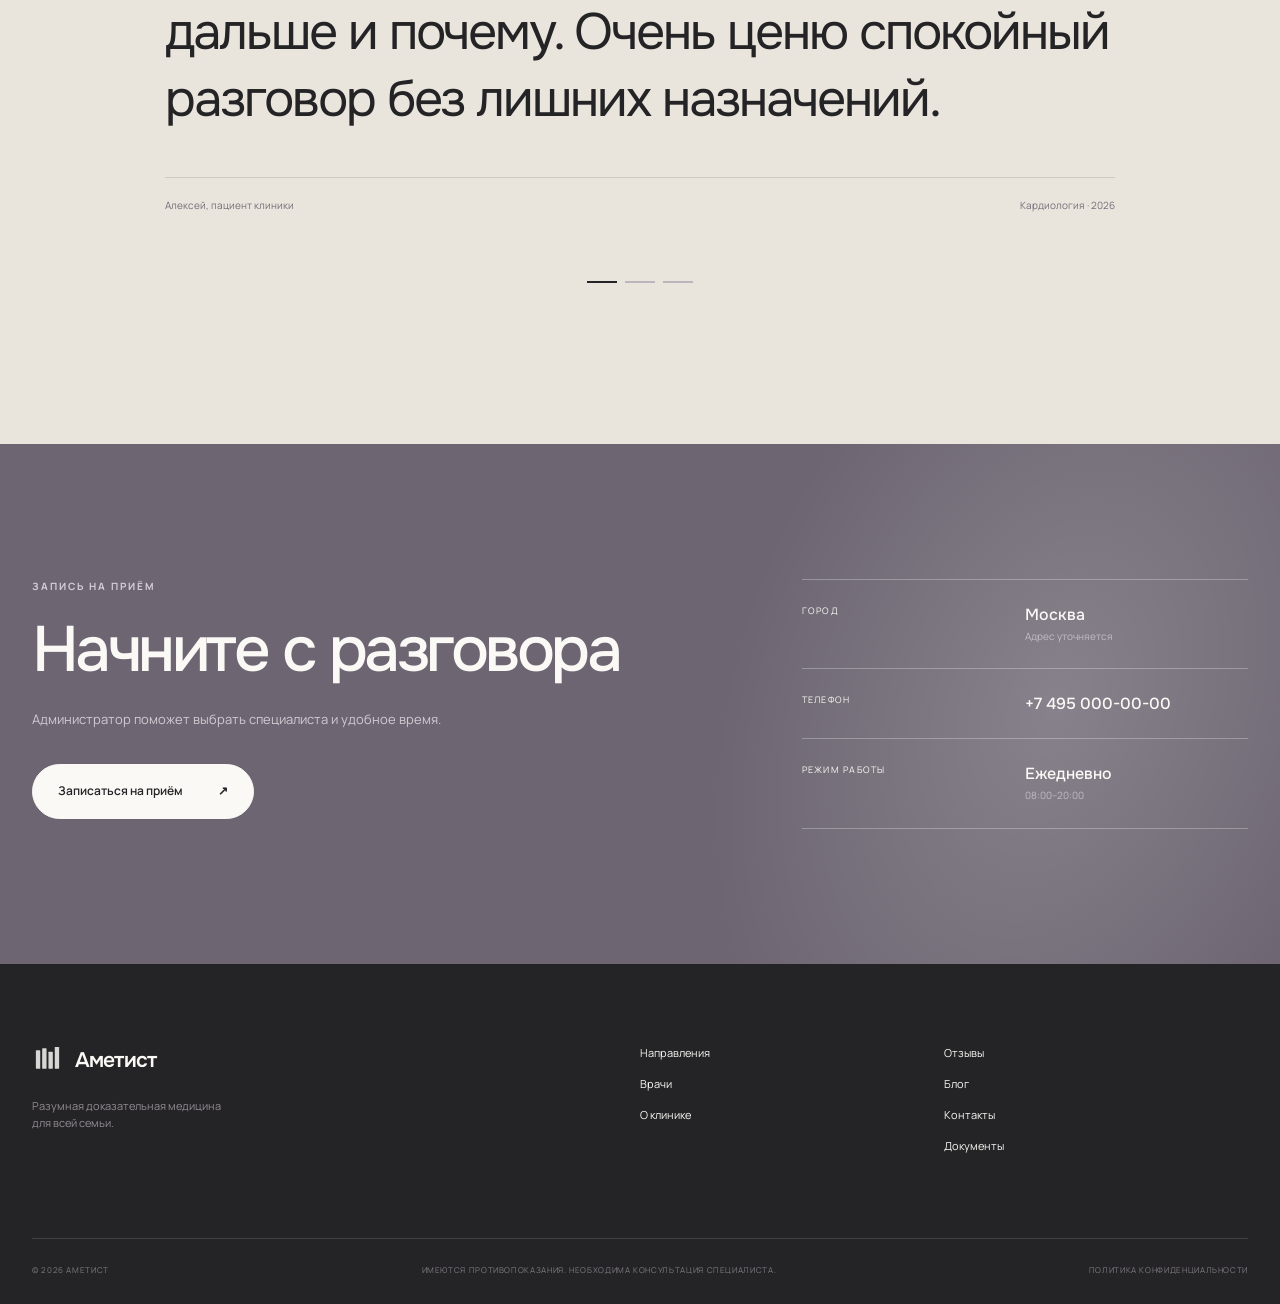
<file: doctors/zakroishchikova-inessa.html>
<!doctype html>
<html lang="ru">
<head>
  <meta charset="utf-8">
  <meta name="viewport" content="width=device-width,initial-scale=1">
  <meta name="robots" content="noindex, nofollow, noarchive, nosnippet">
  <meta name="description" content="Профиль врача Закройщикова Инесса Владимировна в клинике «Аметист», Москва.">
  <title>Закройщикова Инесса Владимировна — клиника «Аметист»</title>
  <link rel="icon" href="../icons/favicon.svg" type="image/svg+xml">
  <link rel="preconnect" href="https://fonts.googleapis.com">
  <link rel="preconnect" href="https://fonts.gstatic.com" crossorigin>
  <link href="https://fonts.googleapis.com/css2?family=Manrope:wght@400;500;600;700&amp;family=Onest:wght@400;500;600&amp;display=swap" rel="stylesheet">
  <link rel="stylesheet" href="../css/style.css">
  <script src="../js/doctor-profiles.js" defer></script>
  <script src="../js/search-index.js" defer></script>
  <script src="../js/site-search.js" defer></script>
  <script src="../js/blog-articles.js" defer></script>
  <script src="../js/doctor-page.js" defer></script>
</head>
<body class="doctor-page" data-root="../" data-doctor-key="zakroishchikova">
  <header class="doctor-page__nav"><a class="brand" href="../index.html"><img src="../icons/logo-srez.svg" alt=""><span>Аметист</span></a><nav aria-label="Навигация профиля"><a href="../blog/index.html">Блог</a><a class="doctor-page__back" href="../index.html#doctors">← Все врачи</a></nav></header>
  <main>
    <section class="doctor-page__hero">
      <div class="doctor-page__portrait"><img data-doctor-photo src="" alt=""></div>
      <div class="doctor-page__heading"><p class="kicker" data-doctor-specialties></p><h1 data-doctor-name>Закройщикова Инесса Владимировна</h1><p data-doctor-intro></p><a class="btn" href="../index.html#contacts">Записаться на приём <span>↗</span></a></div>
    </section>
    <article class="doctor-page__content" data-doctor-content></article>
  </main>
  <footer class="doctor-page__footer"><a class="brand brand--light" href="../index.html"><img src="../icons/logo-srez.svg" alt=""><span>Аметист</span></a><p>Имеются противопоказания. Необходима консультация специалиста.</p></footer>
</body>
</html>
</file>
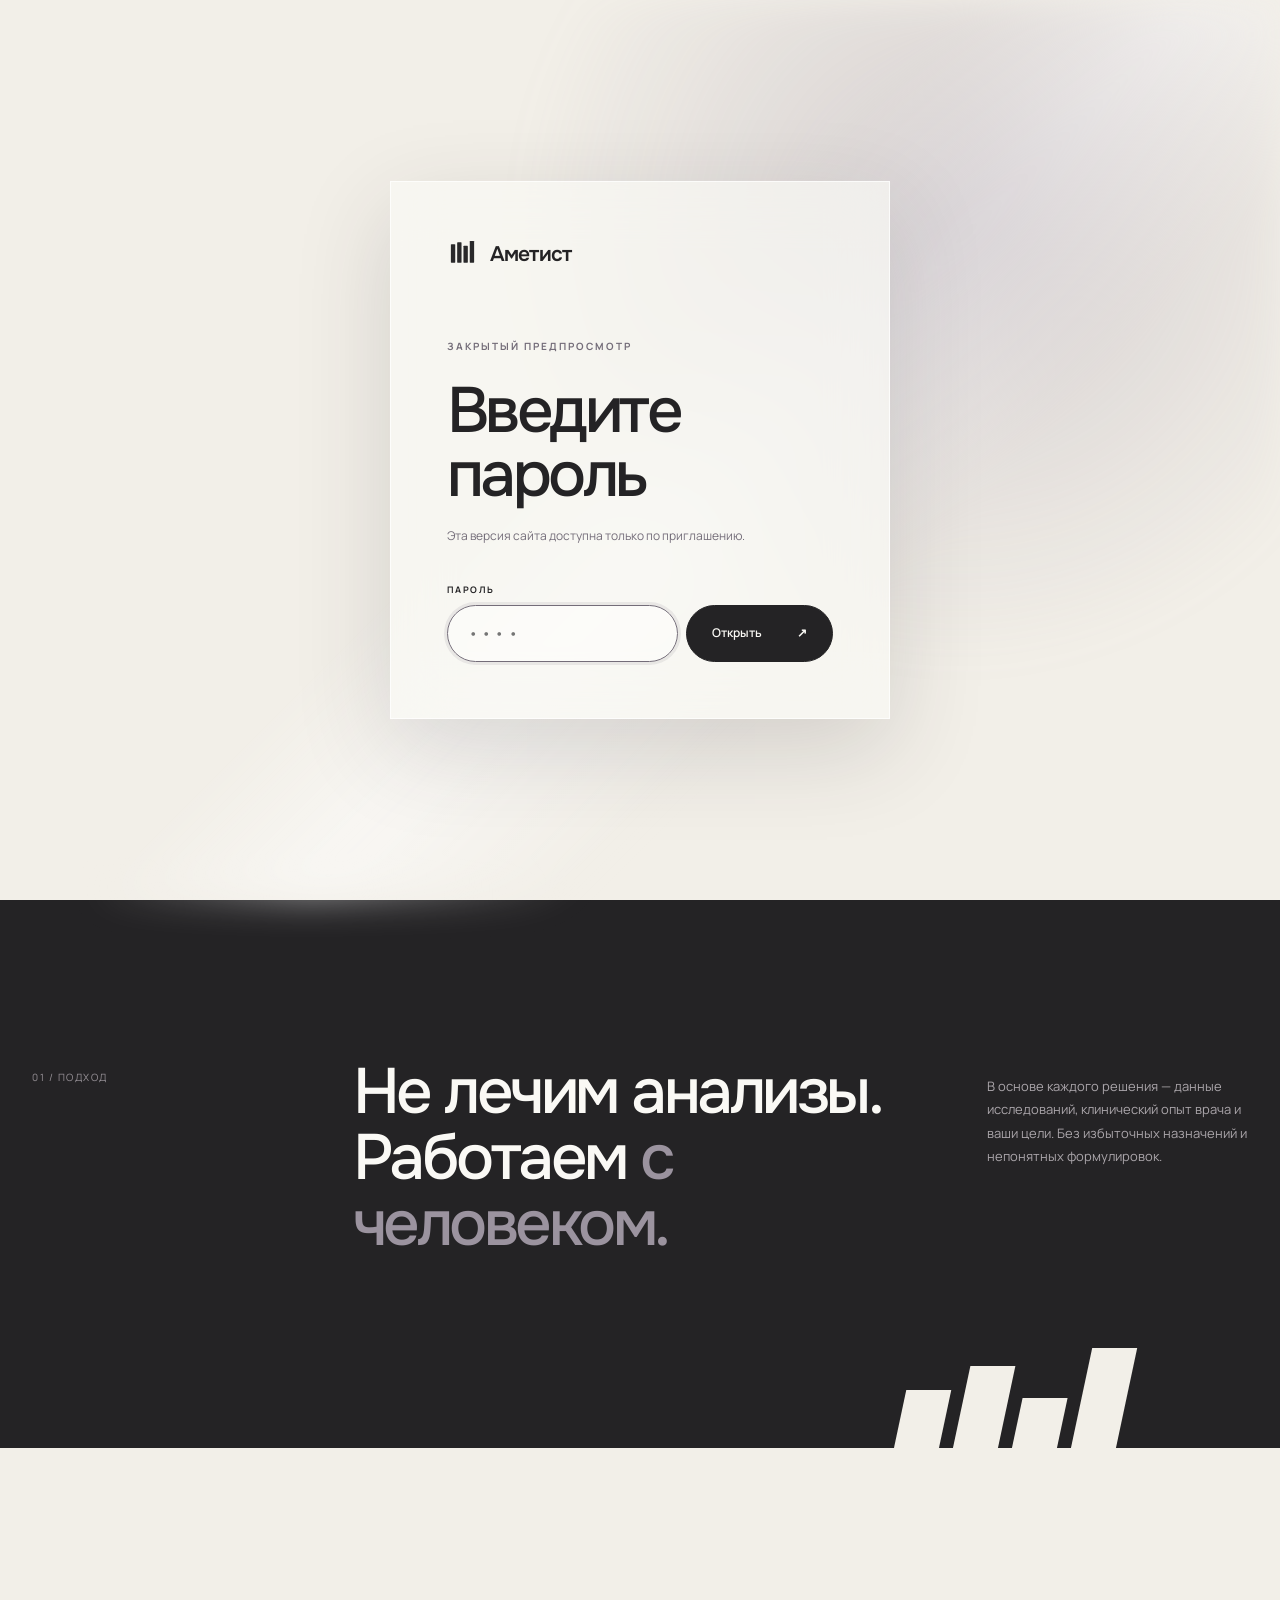
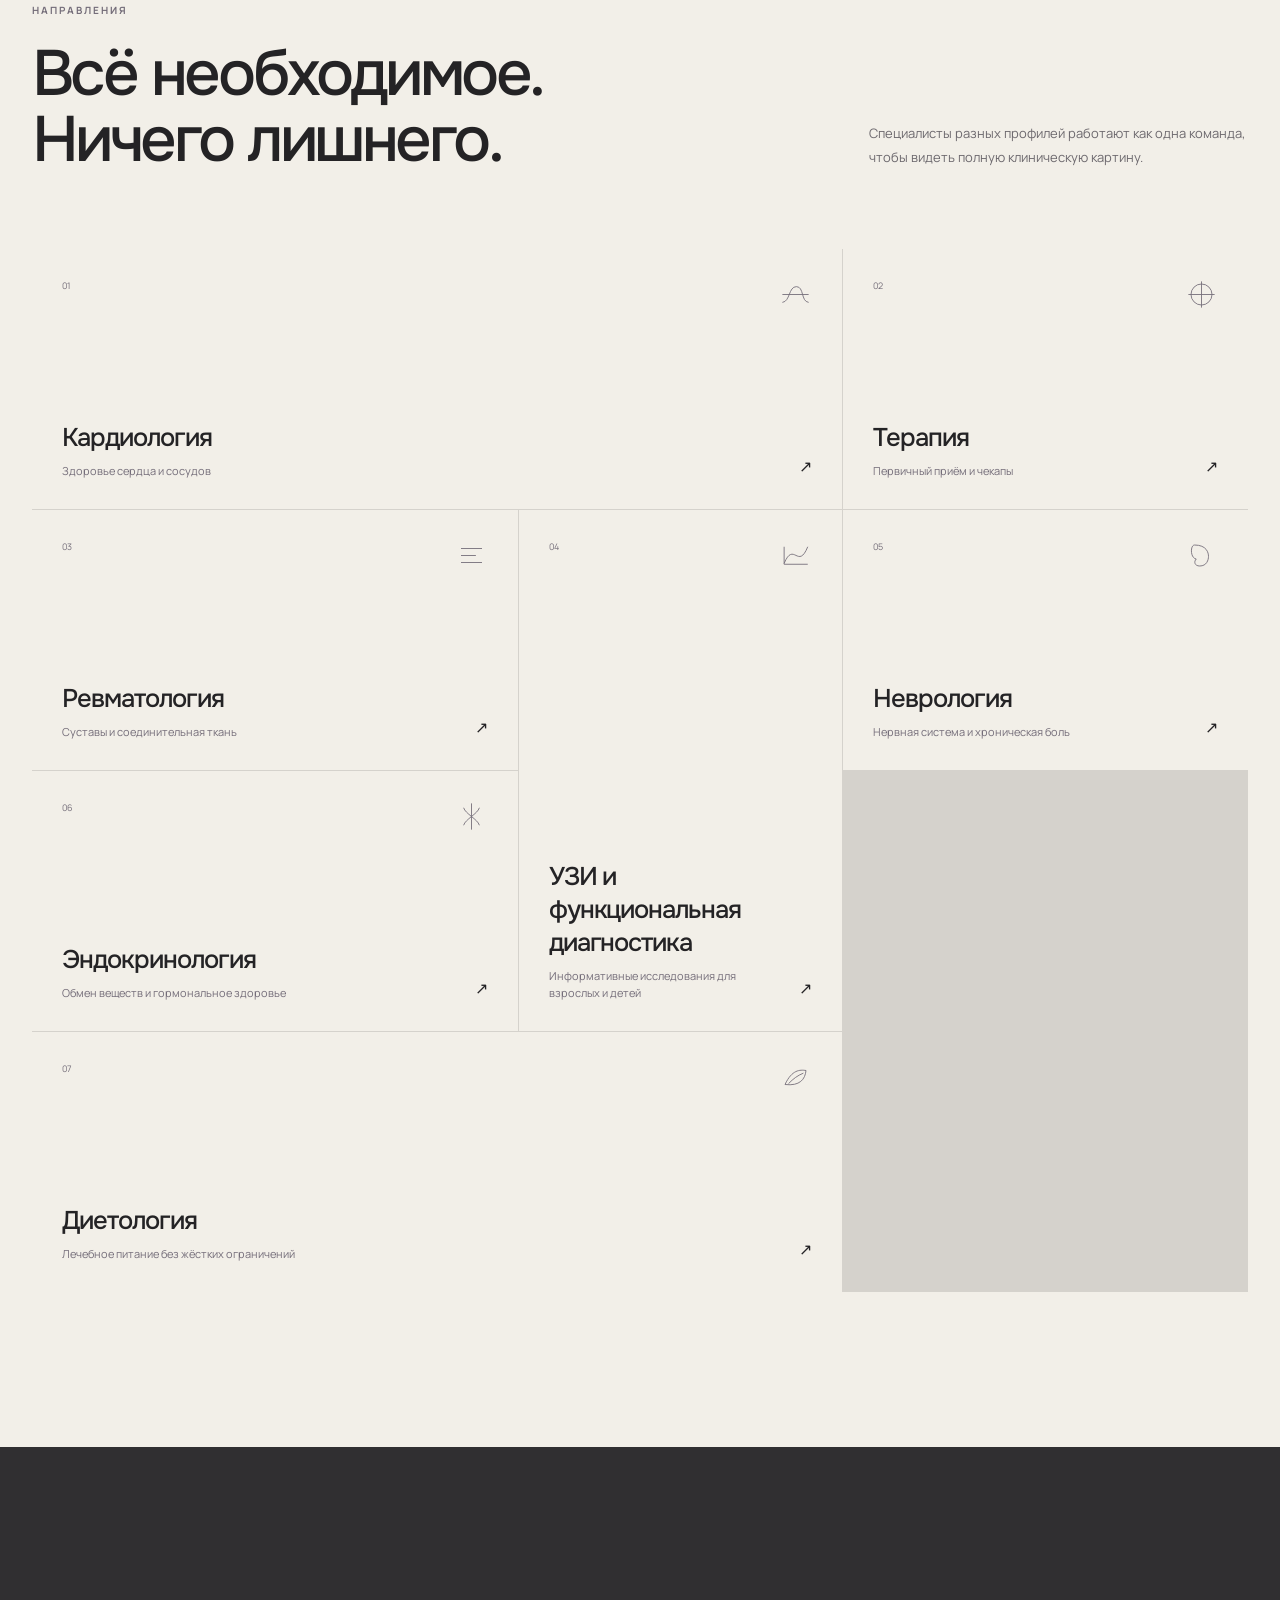
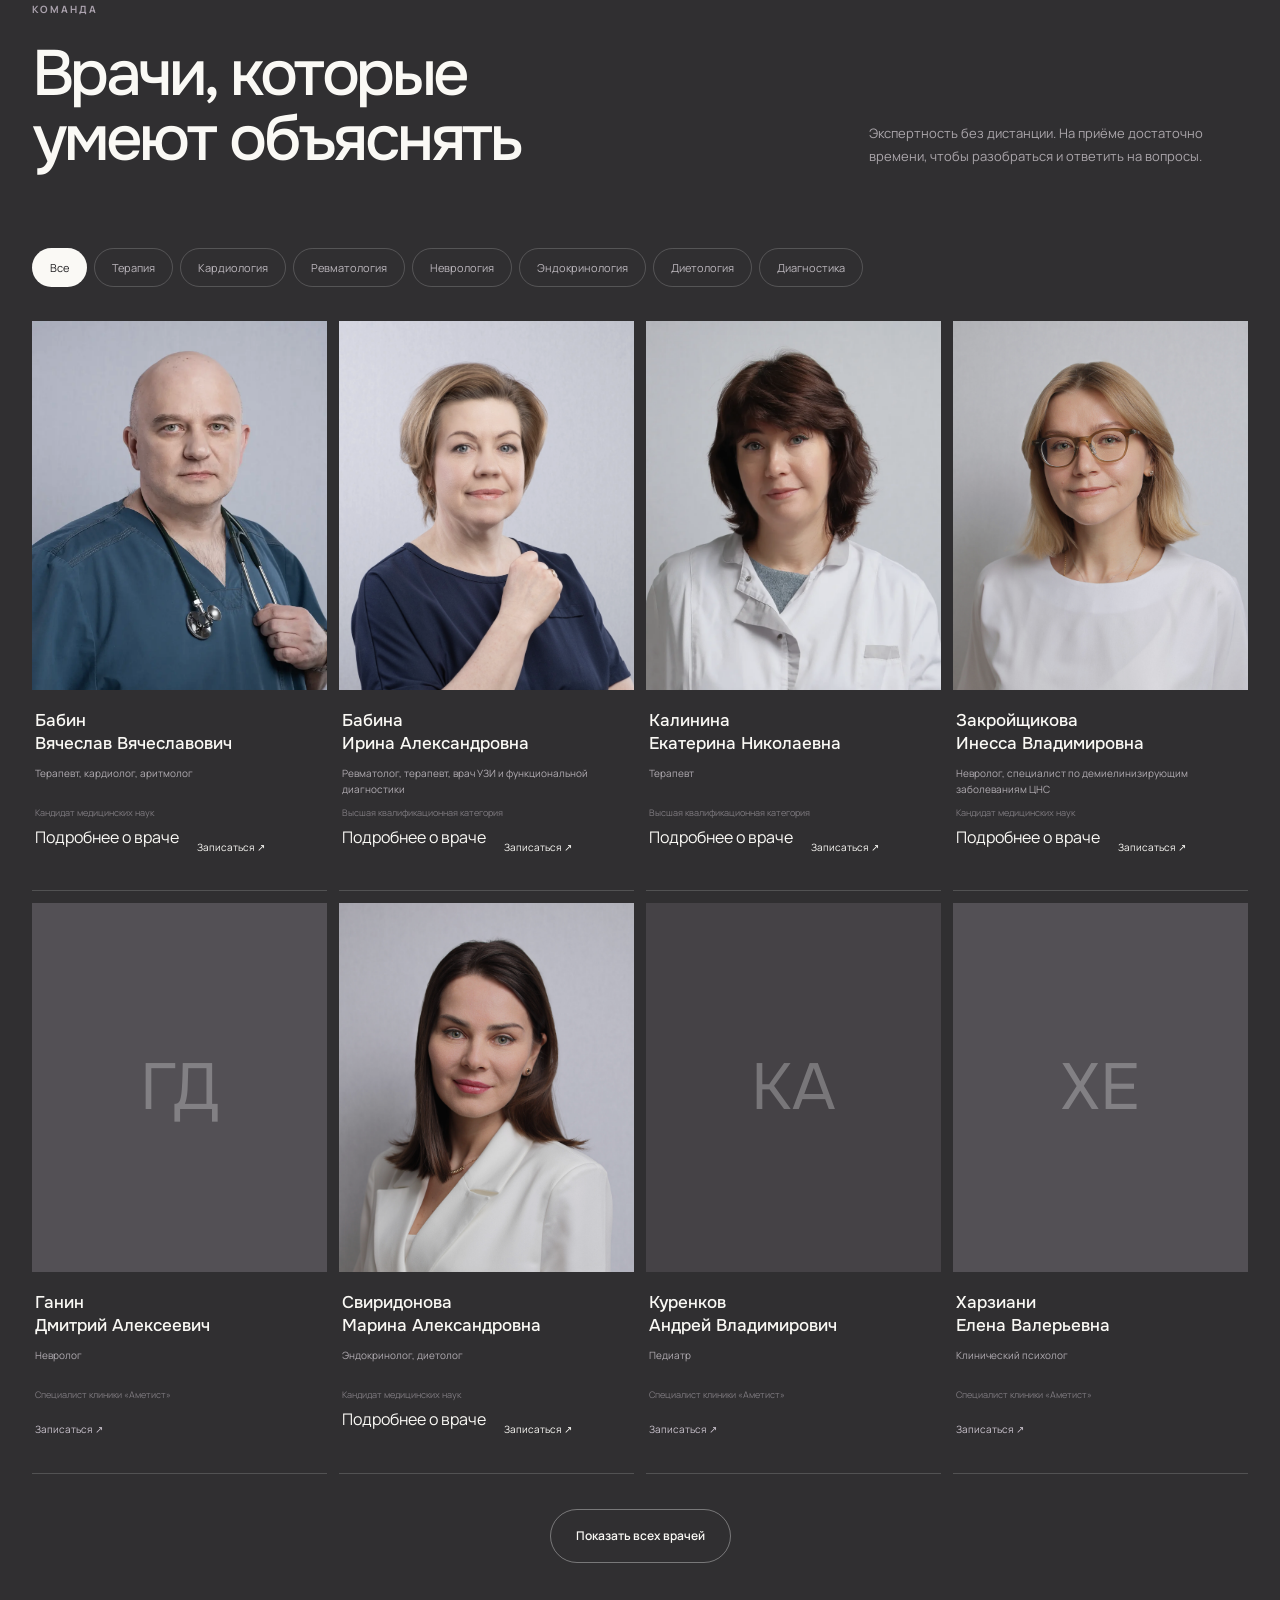
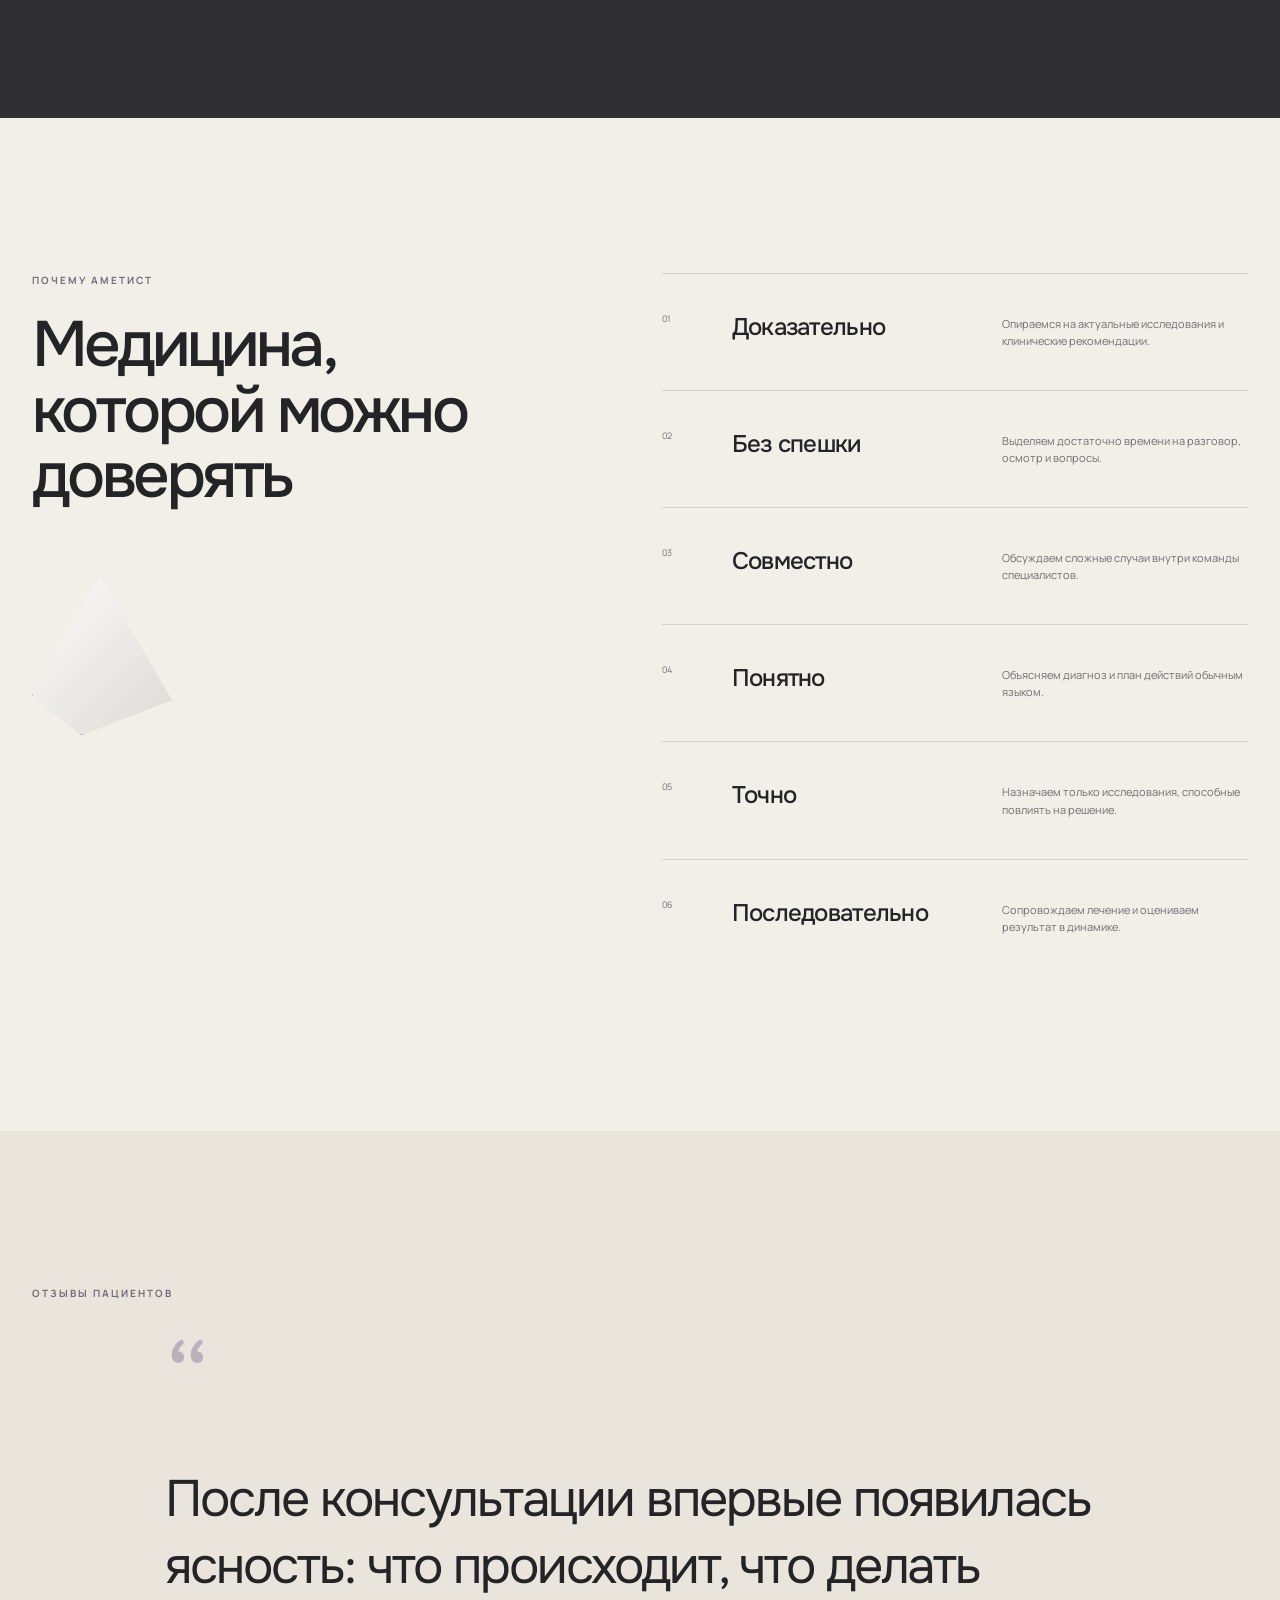
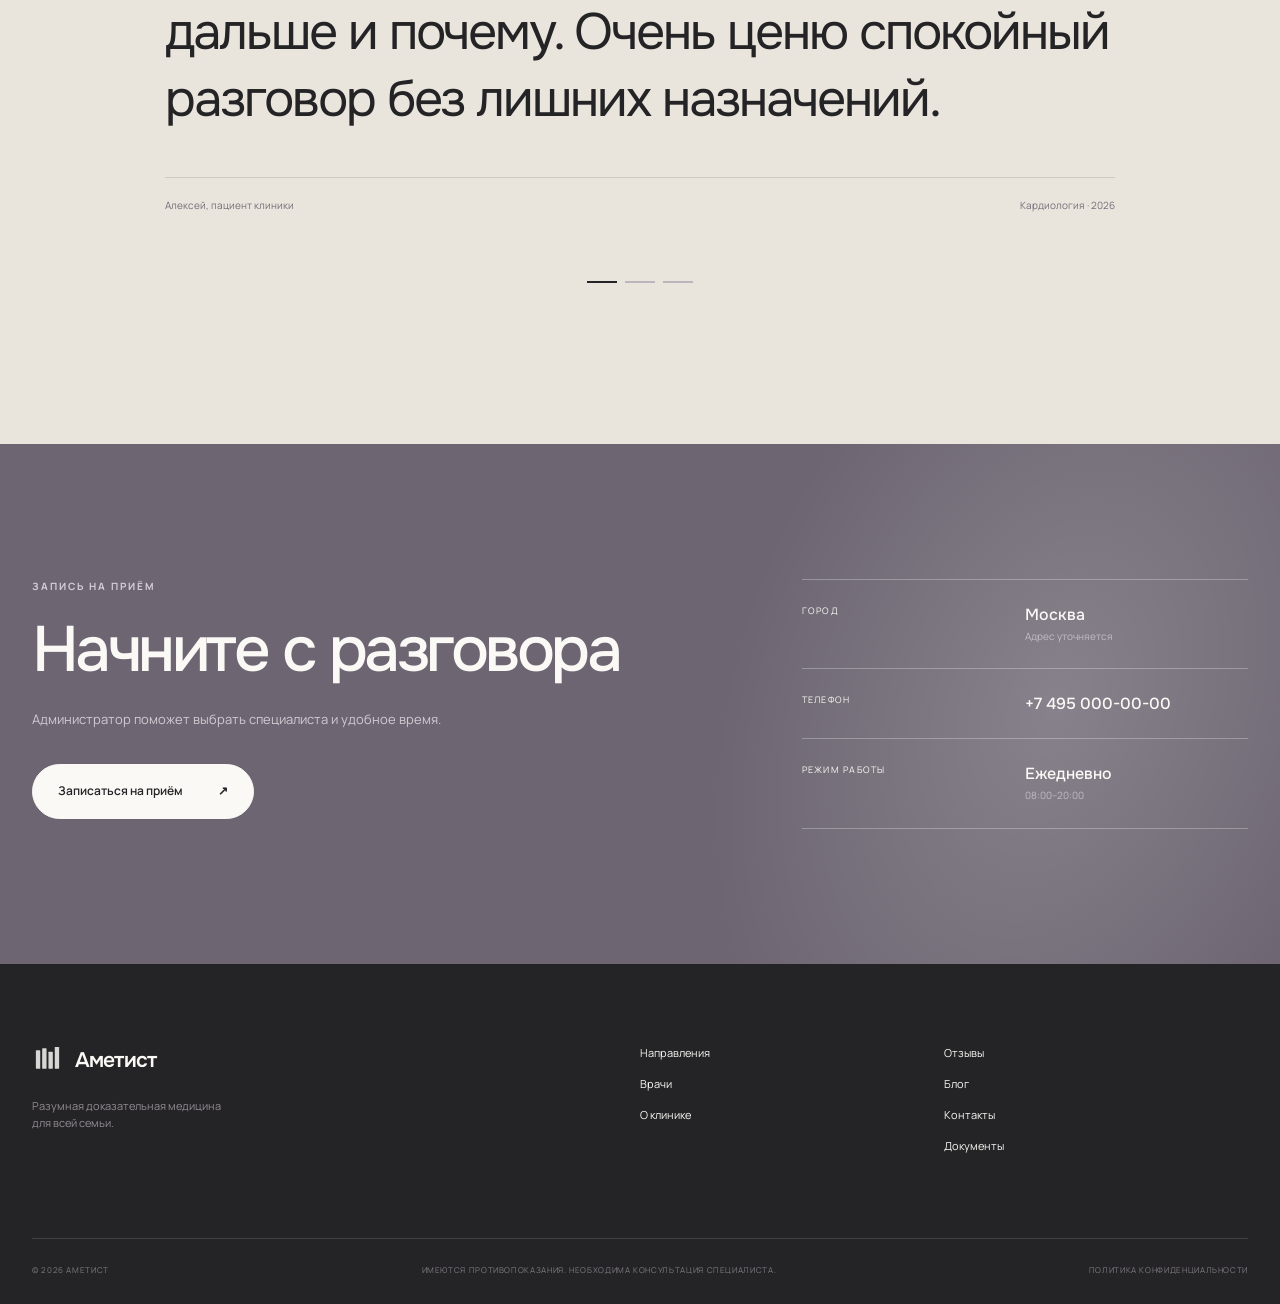
<file: blog/articles/pochemu-ne-snizhaetsya-davlenie.html>
<!doctype html>
<html lang="ru">
<head>
  <meta charset="utf-8">
  <meta name="viewport" content="width=device-width,initial-scale=1">
  <meta name="robots" content="noindex, nofollow, noarchive, nosnippet">
  <meta name="description" content="Почему давление остаётся высоким на фоне таблеток: ошибки измерения, схема терапии, сопутствующие заболевания и поводы обратиться к врачу.">
  <meta property="og:type" content="article">
  <meta property="og:title" content="Почему не снижается давление при приёме таблеток">
  <meta property="og:description" content="Причины недостаточного контроля давления и безопасный порядок действий вместе с врачом.">
  <meta property="article:published_time" content="2026-03-23">
  <title>Почему не снижается давление при приёме таблеток — рекомендации врача | Аметист</title>
  <link rel="icon" href="../../icons/favicon.svg" type="image/svg+xml">
  <link rel="preconnect" href="https://fonts.googleapis.com">
  <link rel="preconnect" href="https://fonts.gstatic.com" crossorigin>
  <link href="https://fonts.googleapis.com/css2?family=Manrope:wght@400;500;600;700&amp;family=Onest:wght@400;500;600&amp;display=swap" rel="stylesheet">
  <link rel="stylesheet" href="../../css/style.css">
  <script src="../../js/preview-guard.js" defer></script>
  <script src="../../js/search-index.js" defer></script>
  <script src="../../js/site-search.js" defer></script>
  <script type="application/ld+json">{"@context":"https://schema.org","@type":"MedicalWebPage","headline":"Почему не снижается давление при приёме таблеток","description":"Причины недостаточного контроля артериального давления и безопасный порядок действий вместе с врачом.","datePublished":"2026-03-23","dateModified":"2026-03-23","author":{"@type":"Person","name":"Калинина Екатерина Николаевна","jobTitle":"Врач-терапевт"},"publisher":{"@type":"MedicalClinic","name":"Аметист","address":{"@type":"PostalAddress","addressLocality":"Москва","addressCountry":"RU"}},"about":{"@type":"MedicalCondition","name":"Артериальная гипертензия"}}</script>
</head>
<body class="article-page" data-root="../../">
  <header class="blog-header"><div class="shell blog-nav"><a class="brand" href="../../index.html"><img src="../../icons/logo-srez.svg" alt=""><span>Аметист</span></a><nav aria-label="Навигация статьи"><a href="../index.html">Все статьи</a><a href="../../index.html#doctors">Врачи</a><a href="../../index.html#contacts">Записаться</a></nav></div></header>
  <main>
    <article>
      <header class="article-hero"><div class="article-hero__inner"><p class="kicker">Кардиология · 9 минут</p><h1>Почему не снижается давление при приёме таблеток</h1><p class="article-lead">Высокие значения на фоне лечения не всегда означают, что терапия бесполезна. Разбираем частые причины и безопасный порядок действий.</p><div class="article-byline"><a href="../../doctors/kalinina-ekaterina.html">Калинина Екатерина Николаевна</a><span>Врач-терапевт</span><time datetime="2026-03-23">23 марта 2026</time></div></div></header>
      <figure class="article-cover"><img src="../../images/blog/hypertension-measurement.svg" alt="Схематичное изображение домашнего тонометра"><figcaption>Регулярные измерения в одинаковых условиях помогают врачу оценить динамику давления.</figcaption></figure>
      <div class="article-layout">
        <aside class="article-toc" aria-label="Оглавление"><p>Содержание</p><ol><li><a href="#why">Почему давление не снижается</a></li><li><a href="#treatment">Схема лечения и заболевания</a></li><li><a href="#lifestyle">Самоконтроль и образ жизни</a></li><li><a href="#what-to-do">Что делать</a></li><li><a href="#doctor">Когда обращаться к врачу</a></li><li><a href="#sources">Источники</a></li></ol></aside>
        <div class="article-content">
          <p>Артериальная гипертензия — одно из наиболее распространённых хронических заболеваний. Иногда давление остаётся выше целевых значений, несмотря на приём назначенных препаратов. В большинстве случаев врачу удаётся найти корректируемую причину: особенности схемы терапии, нерегулярный приём лекарств, ошибки измерения, влияние других препаратов или сопутствующее заболевание.</p>
          <div class="article-notice"><strong>Важно</strong><p>Не меняйте дозировки и не добавляйте препараты самостоятельно. Резкое снижение давления и непредсказуемые лекарственные сочетания могут быть опасны.</p></div>
          <section id="why"><h2>Почему давление не снижается: основные причины</h2><p>Причина может быть связана со схемой лечения, сопутствующими заболеваниями, техникой измерения, образом жизни или регулярностью приёма препаратов. Сначала важно подтвердить, что давление действительно устойчиво повышено, а затем вместе с врачом последовательно проверить возможные факторы.</p></section>
          <section id="treatment"><h2>Схема лечения и сопутствующие заболевания</h2><h3>Текущая терапия может требовать пересмотра</h3><p>Для контроля давления нередко требуется комбинация препаратов, воздействующих на разные механизмы его повышения. Врач может использовать препараты нескольких классов:</p><ul><li>ингибиторы ангиотензин-превращающего фермента;</li><li>блокаторы рецепторов ангиотензина II;</li><li>блокаторы кальциевых каналов;</li><li>тиазидные или тиазидоподобные диуретики;</li></ul><p>Конкретное сочетание, дозировку и время приёма определяет врач с учётом возраста, функции почек, сопутствующих заболеваний и других лекарств.</p><h3>Иногда гипертензия бывает вторичной</h3><p>Повышение давления может быть связано с другим состоянием, которое необходимо диагностировать и лечить. Среди возможных причин:</p><ul><li>заболевания почек и почечных артерий;</li><li>некоторые заболевания надпочечников и другие гормональные нарушения;</li><li>синдром обструктивного апноэ сна;</li><li>отдельные эндокринные заболевания.</li></ul><p>Необходимость и объём обследования определяет врач после беседы, осмотра и оценки уже выполненных исследований.</p></section>
          <section id="lifestyle"><h2>Самоконтроль и образ жизни</h2><h3>Другие препараты могут влиять на давление</h3><p>Некоторые средства способны повышать давление или ослаблять действие терапии. В их числе могут быть нестероидные противовоспалительные препараты, сосудосуживающие капли для носа, глюкокортикоиды и некоторые гормональные препараты. Не отменяйте их самостоятельно — покажите врачу полный список лекарств и добавок.</p><h3>Проверьте технику измерения</h3><ol><li>Отдохните не менее пяти минут.</li><li>Сядьте, опираясь спиной на спинку стула; стопы поставьте на пол.</li><li>Используйте манжету подходящего размера и расположите руку на уровне сердца.</li><li>Не разговаривайте во время измерения.</li><li>Сделайте два измерения с небольшим интервалом и запишите результаты.</li></ol><p>Домашний дневник помогает отличить устойчивое повышение давления от реакции на волнение в медицинском учреждении.</p><h3>Принимайте лекарства регулярно</h3><p>Пропуски, разное время приёма, самостоятельное уменьшение дозы или отмена после улучшения самочувствия могут мешать контролю давления. Обсудите с врачом более удобный режим, если соблюдать схему сложно.</p></section>
          <section id="what-to-do"><h2>Что делать, если давление не снижается таблетками</h2><ul><li><strong>Ведите дневник.</strong> Записывайте утренние и вечерние измерения, пульс, время приёма лекарств и самочувствие.</li><li><strong>Проверьте лекарства.</strong> Подготовьте полный список рецептурных и безрецептурных средств, капель, добавок.</li><li><strong>Не меняйте схему самостоятельно.</strong> Запишитесь к терапевту или кардиологу для оценки эффективности и переносимости лечения.</li><li><strong>Сократите избыток соли.</strong> Обсудите с врачом подходящее питание с учётом сопутствующих заболеваний.</li><li><strong>Поддерживайте посильную активность.</strong> Вид и объём нагрузки лучше согласовать с врачом, особенно при высоком давлении или заболеваниях сердца.</li><li><strong>Избегайте табака и ограничивайте алкоголь.</strong> Эти факторы увеличивают сердечно-сосудистый риск.</li></ul></section>
          <section id="doctor"><h2>Когда нужно обратиться к врачу</h2><p>Если давление остаётся выше целевых значений на фоне лечения, запишитесь на плановую консультацию и возьмите дневник измерений. При устойчивом повышении на фоне нескольких препаратов врач оценит соблюдение схемы, правильность измерений и возможные вторичные причины.</p><div class="article-alert"><strong>Когда нужна срочная помощь</strong><p>Если давление составляет около 180/120 мм рт. ст. или выше, повторите измерение через несколько минут в покое. При боли в груди, выраженной одышке, нарушении речи или зрения, слабости или онемении, спутанности сознания либо необычно сильной головной боли вызывайте скорую помощь.</p></div><p>Высокое давление на фоне таблеток не означает, что лечение бесполезно. Чаще требуется проверить технику измерения и регулярность приёма, исключить влияющие препараты, оценить сопутствующие заболевания и скорректировать терапию вместе с врачом.</p></section>
          <section id="sources" class="article-sources"><h2>Источники</h2><ol><li><a href="https://doi.org/10.1093/eurheartj/ehae178" rel="noopener noreferrer">2024 ESC Guidelines for the management of elevated blood pressure and hypertension</a></li><li><a href="https://doi.org/10.1161/HYP.0000000000000084" rel="noopener noreferrer">Resistant Hypertension: Detection, Evaluation, and Management — American Heart Association</a></li><li><a href="https://www.who.int/news-room/fact-sheets/detail/hypertension" rel="noopener noreferrer">Hypertension — World Health Organization</a></li></ol></section>
          <section class="article-review"><p>Материал предназначен для информирования и не заменяет очную консультацию. Перед публикацией медицинский текст должен пройти финальную проверку автором.</p></section>
        </div>
      </div>
      <section class="article-author"><div><p class="kicker">Автор статьи</p><h2>Калинина Екатерина Николаевна</h2><p>Врач-терапевт высшей квалификационной категории. Специалист по терапии широкого профиля, профилактической медицине и ведению пациентов с сочетанной патологией.</p></div><div class="article-author__actions"><a class="btn" href="../../doctors/kalinina-ekaterina.html">О враче <span>→</span></a><a class="btn btn--quiet" href="../../index.html#contacts">Записаться</a></div></section>
    </article>
  </main>
  <footer class="doctor-page__footer"><a class="brand brand--light" href="../../index.html"><img src="../../icons/logo-srez.svg" alt=""><span>Аметист</span></a><p>Материалы блога не заменяют консультацию врача.</p></footer>
</body>
</html>
</file>
<file: css/style.css>
:root{--milk:#f2efe8;--paper:#e9e5dc;--ink:#242325;--graphite:#302f31;--smoke:#746d79;--mist:#b9b2bc;--line:rgba(36,35,37,.14);--white:#faf9f5;--sans:"Manrope",sans-serif;--display:"Onest",sans-serif;--ease:cubic-bezier(.22,1,.36,1)}*{box-sizing:border-box}html{scroll-behavior:smooth;scroll-padding-top:90px}body{margin:0;background:var(--milk);color:var(--ink);font-family:var(--sans);line-height:1.55;-webkit-font-smoothing:antialiased}body:after{content:"";position:fixed;inset:0;z-index:99;pointer-events:none;opacity:.035;background-image:url("data:image/svg+xml,%3Csvg viewBox='0 0 180 180' xmlns='http://www.w3.org/2000/svg'%3E%3Cfilter id='n'%3E%3CfeTurbulence type='fractalNoise' baseFrequency='.9' numOctaves='3' stitchTiles='stitch'/%3E%3C/filter%3E%3Crect width='100%25' height='100%25' filter='url(%23n)'/%3E%3C/svg%3E")}a{color:inherit;text-decoration:none}button,input{font:inherit}.shell{width:min(1280px,calc(100% - 64px));margin:auto}.skip{position:fixed;top:-100px;left:20px;z-index:200;background:var(--white);padding:12px 18px}.skip:focus{top:20px}.header{position:fixed;z-index:50;inset:0 0 auto;transition:.5s var(--ease);border-bottom:1px solid transparent}.header.scrolled{background:rgba(242,239,232,.8);backdrop-filter:blur(22px);border-color:var(--line)}.nav{height:88px;display:flex;align-items:center;gap:45px}.brand{display:flex;align-items:center;gap:12px;margin-right:auto;font:600 21px var(--display);letter-spacing:-.04em}.brand img{width:31px;height:31px}.nav nav{display:flex;gap:29px;font-size:12px;font-weight:600}.nav nav a{position:relative}.nav nav a:after{content:"";position:absolute;left:0;right:100%;bottom:-6px;height:1px;background:var(--ink);transition:.45s var(--ease)}.nav nav a:hover:after{right:0}.menu-btn{display:none;background:none;border:0}.btn{border:1px solid var(--ink);border-radius:100px;background:var(--ink);color:var(--white);padding:17px 25px;display:inline-flex;align-items:center;justify-content:center;gap:35px;cursor:pointer;font-size:12px;font-weight:600;transition:transform .5s var(--ease),box-shadow .5s,background .5s,color .5s}.btn:hover{transform:translateY(-3px);box-shadow:0 14px 30px rgba(36,35,37,.18)}.btn span{transition:transform .45s var(--ease)}.btn:hover span{transform:translate(3px,-3px)}.btn--small{padding:11px 20px}.btn--quiet{background:rgba(255,255,255,.25);color:var(--ink);border-color:var(--line);backdrop-filter:blur(12px)}.btn--outline{background:transparent;border-color:rgba(255,255,255,.35)}.btn--light{background:var(--white);color:var(--ink);border-color:var(--white)}.kicker{margin:0 0 24px;font-size:10px;font-weight:700;text-transform:uppercase;letter-spacing:.2em;color:var(--smoke)}.hero{position:relative;min-height:100svh;overflow:hidden;padding-top:88px}.hero-glow{position:absolute;right:3%;top:5%;width:55vw;height:70vw;max-height:800px;background:radial-gradient(ellipse,rgba(128,117,135,.25),transparent 65%);filter:blur(30px);pointer-events:none}.hero-grid{min-height:calc(100svh - 88px);display:grid;grid-template-columns:1.1fr .9fr;align-items:center;position:relative;padding-bottom:115px}.hero-copy{position:relative;z-index:2;padding:70px 0}.hero h1{font:500 clamp(58px,6.45vw,108px)/.94 var(--display);letter-spacing:-.065em;margin:0;max-width:990px}.hero h1 span{display:block}.hero h1 i{font-style:normal;color:var(--smoke)}.lead{font-size:15px;line-height:1.75;color:#666267;max-width:560px;margin:36px 0}.hero-actions{display:flex;gap:10px}.text-reveal{animation:revealText 1s var(--ease) both}.hero h1 span:nth-child(1){animation-delay:.08s}.hero h1 span:nth-child(2){animation-delay:.18s}.lead{animation-delay:.3s}.hero-actions{animation-delay:.42s}@keyframes revealText{from{opacity:0;transform:translateY(35px);filter:blur(8px)}}.prism-wrap{position:absolute;right:-1%;top:50%;width:50%;transform:translateY(-50%);perspective:1000px}.prism{width:100%;filter:drop-shadow(0 60px 55px rgba(42,37,46,.15));animation:float 8s ease-in-out infinite}.p-shadow{fill:rgba(89,78,94,.12);filter:blur(28px);transform:translate(25px,20px)}.p-face{stroke:rgba(255,255,255,.68);stroke-width:1}.p-edge{fill:none;stroke:rgba(75,67,80,.35);stroke-width:1}.p-flare{fill:none;stroke:#fff;stroke-width:17;opacity:.55}.orbit{position:absolute;border:1px solid rgba(85,76,91,.2);border-radius:50%;inset:12% 5%;transform:rotate(-17deg)}.orbit-b{inset:27% 20%;transform:rotate(31deg)}@keyframes float{50%{transform:translateY(-10px) rotate(1deg)}}.hero-facts{position:absolute;bottom:0;left:0;right:0;border-top:1px solid var(--line);height:115px;display:grid;grid-template-columns:repeat(4,1fr);align-items:center}.hero-facts div{padding-left:25px;border-left:1px solid var(--line)}.hero-facts div:first-child{padding-left:0;border:0}.hero-facts strong,.hero-facts span{display:block}.hero-facts strong{font:500 18px var(--display)}.hero-facts span{font-size:9px;text-transform:uppercase;letter-spacing:.13em;color:var(--smoke);margin-top:6px}.manifest{position:relative;padding:160px 0 190px;background:var(--ink);color:var(--white);overflow:hidden}.manifest-grid{display:grid;grid-template-columns:1fr 2.2fr 1fr;gap:60px;align-items:start}.section-index{font-size:10px;color:#999399;text-transform:uppercase;letter-spacing:.15em}.manifest h2,.section h2,.contact h2{font:500 clamp(44px,5vw,78px)/1.03 var(--display);letter-spacing:-.055em;margin:0}.manifest h2 em{font-style:normal;color:#9b939f}.manifest-grid>p:last-child{font-size:13px;color:#aaa5aa;line-height:1.8;margin-top:15px}.slice-divider{position:absolute;bottom:-8px;right:9%;height:120px;width:260px;display:flex;align-items:end;gap:14px;transform:skewX(-12deg)}.slice-divider i{display:block;width:45px;background:var(--milk);height:55%}.slice-divider i:nth-child(2){height:75%}.slice-divider i:nth-child(3){height:48%}.slice-divider i:nth-child(4){height:90%}.section{padding:155px 0}.section-head{display:grid;grid-template-columns:2fr 1fr;gap:80px;align-items:end;margin-bottom:75px}.section-head>p{font-size:13px;color:#6d696e;line-height:1.8;margin:0 0 5px}.specialty-layout{display:grid;grid-template-columns:1.2fr .8fr 1fr;grid-auto-rows:260px;gap:1px;background:var(--line)}.specialty{position:relative;background:var(--milk);padding:30px;display:flex;flex-direction:column;overflow:hidden;transition:background .55s var(--ease),padding .55s var(--ease)}.specialty--wide{grid-column:span 2}.specialty--tall{grid-row:span 2}.specialty:hover{background:var(--paper);padding-left:38px}.specialty:before{content:"";position:absolute;bottom:-70px;right:-50px;width:180px;height:180px;border:1px solid var(--mist);transform:rotate(30deg);opacity:0;transition:.6s var(--ease)}.specialty:hover:before{opacity:.5;bottom:-50px;right:-30px}.specialty .num{font-size:9px;color:var(--smoke)}.specialty svg{position:absolute;right:29px;top:28px;width:35px;fill:none;stroke:var(--smoke);stroke-width:1}.specialty div{margin-top:auto}.specialty h3{font:500 clamp(22px,2vw,32px) var(--display);letter-spacing:-.04em;margin:0}.specialty p{font-size:11px;color:var(--smoke);margin:8px 0}.specialty b{position:absolute;right:30px;bottom:30px;font-weight:400;transition:.4s}.specialty:hover b{transform:translate(4px,-4px)}.team{background:var(--graphite);color:var(--white)}.section-head--light>p{color:#aaa5aa}.team .kicker{color:#aca3af}.filters{display:flex;gap:7px;flex-wrap:wrap;margin-bottom:34px}.filters button{border:1px solid rgba(255,255,255,.18);background:transparent;color:#bcb7bd;border-radius:100px;padding:10px 17px;font-size:11px;cursor:pointer;transition:.4s}.filters button.active,.filters button:hover{background:var(--white);color:var(--ink)}.doctor-grid{display:grid;grid-template-columns:repeat(4,1fr);gap:12px}.doctor{min-width:0;animation:cardIn .6s var(--ease) both}.doctor.hidden{display:none}.doctor-portrait{height:330px;background:#454246;position:relative;overflow:hidden;transition:.6s var(--ease)}.doctor:nth-child(3n+2) .doctor-portrait{background:#535055}.doctor:nth-child(3n) .doctor-portrait{background:#46484a}.doctor-portrait:before,.doctor-portrait:after{content:"";position:absolute;border:1px solid rgba(220,213,224,.2);transform:rotate(25deg)}.doctor-portrait:before{width:75%;height:88%;left:15%;top:12%}.doctor-portrait:after{width:55%;height:65%;left:25%;top:25%}.doctor:hover .doctor-portrait{background:#5c5560}.doctor-initials{position:absolute;inset:0;display:grid;place-items:center;font:400 65px var(--display);color:rgba(255,255,255,.28)}.doctor-info{padding:20px 3px 35px;border-bottom:1px solid rgba(255,255,255,.17)}.doctor-info h3{font:500 17px/1.35 var(--display);margin:0 0 10px}.doctor-info p{color:#b1acb2;font-size:10px;min-height:35px;margin:0}.doctor-info small{color:#7f7b80;font-size:9px;display:block;margin-top:5px}.doctor-info button{border:0;background:none;color:var(--white);padding:20px 0 0;font-size:10px;cursor:pointer}.doctor-more{display:flex;margin:35px auto 0}.principles-grid{display:grid;grid-template-columns:1fr 1.15fr;gap:120px}.principles-title{position:sticky;top:130px;align-self:start}.mini-prism{width:140px;height:160px;margin-top:65px;border:1px solid var(--mist);clip-path:polygon(48% 0,100% 78%,35% 100%,0 75%);background:linear-gradient(135deg,rgba(255,255,255,.7),rgba(111,102,117,.15))}.principle-list article{display:grid;grid-template-columns:45px 1fr 1fr;gap:25px;padding:38px 0;border-top:1px solid var(--line)}.principle-list span{font-size:9px;color:var(--smoke)}.principle-list h3{font:500 24px var(--display);letter-spacing:-.03em;margin:0}.principle-list p{font-size:11px;color:#716d72;margin:3px 0}.reviews{background:var(--paper)}.review-stage{max-width:950px;margin:80px auto 50px}.quote{font:100px/0 var(--display);color:var(--mist)}blockquote{font:400 clamp(30px,4vw,55px)/1.3 var(--display);letter-spacing:-.04em;margin:45px 0}.review-meta{display:flex;justify-content:space-between;border-top:1px solid var(--line);padding-top:20px;font-size:10px;color:var(--smoke)}.review-dots{text-align:center}.review-dots button{border:0;width:30px;height:2px;background:#bbb5bc;margin:4px;cursor:pointer}.review-dots button.active{background:var(--ink)}.contact{background:#6d6672;color:var(--white);padding:135px 0;position:relative;overflow:hidden}.contact:after{content:"";position:absolute;right:-10%;top:-50%;width:55%;height:200%;background:radial-gradient(ellipse,rgba(255,255,255,.18),transparent 65%);transform:rotate(20deg)}.contact .kicker{color:#d5ced8}.contact-grid{display:grid;grid-template-columns:1.2fr .8fr;gap:100px;position:relative;z-index:1}.contact-grid>div:first-child>p:not(.kicker){color:#d0cad2;font-size:13px;margin:25px 0 35px}.contact-data{border-top:1px solid rgba(255,255,255,.28)}.contact-data div{display:grid;grid-template-columns:1fr 1fr;padding:24px 0;border-bottom:1px solid rgba(255,255,255,.28)}.contact-data span{grid-row:span 2;font-size:9px;text-transform:uppercase;letter-spacing:.14em}.contact-data strong,.contact-data a{font:500 16px var(--display)}.contact-data small{color:#c2bcc4;font-size:10px;margin-top:4px}footer{background:var(--ink);color:var(--white);padding:80px 0 28px}.footer-grid{display:grid;grid-template-columns:2fr 1fr 1fr}.brand--light img{filter:invert(1);margin-bottom:2px}.footer-grid>div:first-child p{font-size:11px;color:#918d92;margin-top:20px}.footer-grid>div:not(:first-child) a{display:block;font-size:11px;margin:0 0 14px}.legal{display:flex;justify-content:space-between;border-top:1px solid rgba(255,255,255,.13);margin-top:70px;padding-top:25px;font-size:8px;color:#7f7b80;text-transform:uppercase;letter-spacing:.08em}.modal{width:min(560px,calc(100% - 30px));border:0;padding:55px;background:var(--milk);color:var(--ink);box-shadow:0 30px 100px rgba(0,0,0,.3)}.modal::backdrop{background:rgba(26,24,27,.7);backdrop-filter:blur(10px)}.modal-close{position:absolute;right:22px;top:18px;border:0;background:none;font-size:26px;cursor:pointer}.modal h2{font:500 38px/1.1 var(--display);letter-spacing:-.04em}.modal>p:not(.kicker){font-size:12px;color:var(--smoke)}.modal label{display:block;font-size:9px;text-transform:uppercase;letter-spacing:.12em;margin:22px 0}.modal input:not([type=checkbox]){display:block;width:100%;background:transparent;border:0;border-bottom:1px solid var(--line);padding:12px 0;outline:none;font-size:14px}.modal .check{display:flex;gap:9px;text-transform:none;letter-spacing:0}.modal .btn{width:100%}.success{padding:45px 0;text-align:center}.success b{font:500 36px var(--display)}.reveal{opacity:0;transform:translateY(35px);transition:opacity .8s var(--ease),transform .8s var(--ease)}.reveal.visible{opacity:1;transform:none}@keyframes cardIn{from{opacity:0;transform:translateY(25px)}}
@media(max-width:1000px){.nav nav{display:none;position:absolute;left:0;right:0;top:88px;background:rgba(242,239,232,.97);padding:30px 32px;flex-direction:column}.nav nav.open{display:flex}.menu-btn{display:block;width:38px;height:38px}.menu-btn span{display:block;height:1px;background:var(--ink);margin:7px}.hero-grid{grid-template-columns:1fr}.hero-copy{padding-top:100px}.hero h1{font-size:clamp(55px,9vw,90px)}.prism-wrap{opacity:.65;right:-20%;width:70%}.manifest-grid{grid-template-columns:1fr 3fr}.manifest-grid>p:last-child{grid-column:2}.specialty-layout{grid-template-columns:1fr 1fr}.specialty--tall{grid-row:span 1}.doctor-grid{grid-template-columns:repeat(3,1fr)}.principles-grid{gap:60px}.contact-grid{gap:50px}}
@media(max-width:650px){.shell{width:calc(100% - 32px)}.nav{height:72px}.nav>.btn{display:none}.nav nav{top:72px}.hero{padding-top:72px}.hero-grid{min-height:900px;padding-bottom:140px;align-items:start}.hero-copy{padding-top:75px}.hero h1{font-size:49px;line-height:.97}.lead{font-size:13px;margin:27px 0}.hero-actions{flex-direction:column;align-items:stretch}.prism-wrap{width:95%;right:-21%;top:68%}.hero-facts{height:140px;grid-template-columns:1fr 1fr;padding:15px 0}.hero-facts div,.hero-facts div:first-child{padding-left:12px;border-left:1px solid var(--line)}.hero-facts div:nth-child(odd){border-left:0}.manifest{padding:100px 0 140px}.manifest-grid{display:block}.manifest h2,.section h2,.contact h2{font-size:44px}.manifest-grid>p:last-child{margin-top:35px}.section{padding:95px 0}.section-head{display:block;margin-bottom:45px}.section-head>p{margin-top:25px}.specialty-layout{display:block;background:none}.specialty{height:220px;border-top:1px solid var(--line)}.specialty--wide{grid-column:auto}.doctor-grid{grid-template-columns:1fr 1fr}.doctor-portrait{height:230px}.doctor-info h3{font-size:14px}.filters{flex-wrap:nowrap;overflow:auto;margin-right:-16px}.principles-grid{display:block}.principles-title{position:static}.mini-prism{display:none}.principle-list{margin-top:65px}.principle-list article{grid-template-columns:35px 1fr}.principle-list p{grid-column:2}.review-stage{margin-top:60px}.review-meta{gap:30px}.contact-grid{display:block}.contact-data{margin-top:70px}.footer-grid{grid-template-columns:1fr 1fr}.footer-grid>div:first-child{grid-column:1/-1;margin-bottom:35px}.legal{flex-direction:column;gap:12px}.modal{padding:45px 24px}}@media(prefers-reduced-motion:reduce){*,*:before,*:after{scroll-behavior:auto!important;animation:none!important;transition:none!important}.reveal{opacity:1;transform:none}}

/* Preview access gate: a visual client-side lock for stakeholder review. */
body.locked{overflow:hidden}.access-gate{position:fixed;inset:0;z-index:1000;display:grid;place-items:center;background:var(--milk);transition:opacity .65s var(--ease),visibility .65s}.access-gate[hidden]{display:none}.access-gate.is-leaving{opacity:0;visibility:hidden}.access-gate__glow{position:absolute;inset:0;background:radial-gradient(circle at 75% 25%,rgba(139,126,147,.28),transparent 38%),linear-gradient(135deg,transparent 45%,rgba(255,255,255,.5) 55%,transparent 67%);filter:blur(18px)}.access-gate__panel{position:relative;width:min(500px,calc(100% - 32px));padding:56px;background:rgba(250,249,245,.67);border:1px solid rgba(255,255,255,.72);box-shadow:0 30px 90px rgba(48,42,52,.16);backdrop-filter:blur(28px)}.access-gate__brand{margin-bottom:70px;width:max-content}.access-gate__panel h1{margin:0;font:500 clamp(42px,5vw,64px)/1 var(--display);letter-spacing:-.055em}.access-gate__panel>p:not(.kicker):not(.access-gate__error){margin:20px 0 38px;color:var(--smoke);font-size:12px}.access-gate__panel label{display:block;margin-bottom:8px;font-size:9px;font-weight:700;text-transform:uppercase;letter-spacing:.16em}.access-gate__field{display:grid;grid-template-columns:1fr auto;gap:8px}.access-gate__field input{min-width:0;border:1px solid var(--line);border-radius:100px;background:rgba(255,255,255,.45);padding:15px 20px;outline:none;font-size:16px;letter-spacing:.2em}.access-gate__field input:focus{border-color:var(--smoke);box-shadow:0 0 0 3px rgba(116,109,121,.12)}.access-gate__error{margin:14px 5px 0;color:#83595c;font-size:11px}.access-gate.shake .access-gate__panel{animation:gateShake .4s ease}@keyframes gateShake{25%{transform:translateX(-7px)}50%{transform:translateX(6px)}75%{transform:translateX(-3px)}}@media(max-width:650px){.access-gate__panel{padding:36px 24px}.access-gate__brand{margin-bottom:55px}.access-gate__field{grid-template-columns:1fr}.access-gate__field .btn{width:100%}}

/* Hero art direction: editorial serif type and luminous amethyst glass, matching the approved reference. */
:root{--serif:"Cormorant Garamond",Georgia,serif}.hero h1{font-family:var(--serif);font-weight:500;line-height:.88;letter-spacing:-.045em;max-width:760px}.hero h1 i{font-family:var(--serif);color:var(--ink)}.hero-copy{align-self:center}.prism-wrap{right:-.5%;width:51%}.prism{transform-origin:50% 55%;filter:drop-shadow(0 42px 38px rgba(94,75,107,.23)) drop-shadow(22px 8px 38px rgba(217,203,224,.45))}.hero-glow{right:-4%;top:0;width:67vw;background:radial-gradient(ellipse at 58% 48%,rgba(158,139,174,.28),transparent 45%),linear-gradient(145deg,transparent 46%,rgba(255,253,244,.9) 52%,rgba(214,193,220,.22) 58%,transparent 64%)}.hero:after{content:"";position:absolute;z-index:1;pointer-events:none;right:-8%;top:30%;width:65%;height:120px;background:linear-gradient(100deg,transparent,rgba(255,252,235,.72),rgba(218,198,221,.22),transparent);filter:blur(10px);transform:rotate(-18deg)}.hero-copy,.hero-facts{z-index:3}.p-face{mix-blend-mode:multiply}.p-flare{mix-blend-mode:screen}.nav{height:76px}.hero{padding-top:76px}.hero-grid{min-height:calc(100svh - 76px)}
@media(max-width:650px){.hero h1{font-size:54px;line-height:.9}.hero:after{top:55%;width:100%}.prism-wrap{width:100%;right:-23%}}

/* Consistent editorial crop for approved doctor portraits. */
.doctor-portrait img{display:block;width:100%;height:100%;object-fit:cover;object-position:center 18%;filter:saturate(.82) contrast(.98);transition:transform .7s var(--ease),filter .7s var(--ease)}.doctor:hover .doctor-portrait img{transform:scale(1.025);filter:saturate(.95) contrast(1)}

/* Detailed physician profile keeps long-form clinical information readable. */
.doctor-info__actions{display:flex;align-items:center;gap:18px}.doctor-info__actions button:first-child{color:#c9c2cc}.doctor-profile{width:min(1120px,calc(100% - 40px));max-height:calc(100svh - 40px);padding:0;border:0;background:var(--milk);color:var(--ink);box-shadow:0 35px 120px rgba(20,18,21,.42)}.doctor-profile::backdrop{background:rgba(26,24,27,.78);backdrop-filter:blur(12px)}.doctor-profile>.modal-close{position:fixed;z-index:2;right:max(32px,calc((100vw - 1120px)/2 + 22px));top:32px;width:42px;height:42px;border-radius:50%;background:rgba(242,239,232,.82);backdrop-filter:blur(14px)}.doctor-profile__hero{display:grid;grid-template-columns:minmax(300px,.8fr) 1.2fr;min-height:570px;background:var(--paper)}.doctor-profile__hero>img{width:100%;height:100%;max-height:650px;object-fit:cover;object-position:center 18%;filter:saturate(.82)}.doctor-profile__hero>div{padding:100px 8vw 70px;align-self:center}.doctor-profile__hero h2{max-width:620px;margin:0 0 24px;font:500 clamp(45px,5.5vw,76px)/.95 var(--serif);letter-spacing:-.045em}.doctor-profile__intro{max-width:610px;margin:0 0 36px;color:var(--smoke);font-size:14px;line-height:1.8}.doctor-profile__body{width:min(760px,calc(100% - 48px));margin:auto;padding:95px 0 120px}.doctor-profile__body section{padding:55px 0;border-top:1px solid var(--line)}.doctor-profile__body h3{margin:0 0 25px;font:500 clamp(28px,3vw,38px)/1.1 var(--display);letter-spacing:-.04em}.doctor-profile__body p,.doctor-profile__body li,.doctor-profile__body dd{color:#5f5b61;font-size:13px;line-height:1.85}.doctor-profile__facts{display:grid;grid-template-columns:1fr 1fr;margin:0;border-top:1px solid var(--line)}.doctor-profile__facts div{padding:18px 12px 18px 0;border-bottom:1px solid var(--line)}.doctor-profile__facts dt{margin-bottom:6px;color:var(--smoke);font-size:9px;text-transform:uppercase;letter-spacing:.13em}.doctor-profile__facts dd{margin:0;color:var(--ink)}.doctor-profile__quote{margin:30px 0 45px;padding:45px;border-left:3px solid var(--smoke);background:var(--paper);font-size:clamp(25px,3vw,38px);line-height:1.3}.doctor-profile__list{padding-left:20px}.doctor-profile__list li{padding:8px 0}.doctor-profile__timeline{list-style:none;padding:0;margin:0}.doctor-profile__timeline li{display:grid;grid-template-columns:1fr 1.4fr;gap:30px;padding:22px 0;border-top:1px solid var(--line)}.doctor-profile__timeline strong{color:var(--ink);font-weight:600}.doctor-profile__timeline span{color:var(--smoke)}.doctor-profile details{border-top:1px solid var(--line);padding:20px 0}.doctor-profile details:last-child{border-bottom:1px solid var(--line)}.doctor-profile summary{cursor:pointer;font-weight:600}.doctor-profile details p{margin-bottom:0}.doctor-profile[open]{animation:profileIn .55s var(--ease)}@keyframes profileIn{from{opacity:0;transform:translateY(20px) scale(.985)}}
@media(max-width:650px){.doctor-info__actions{gap:10px;justify-content:space-between}.doctor-profile{width:100%;max-height:100svh}.doctor-profile>.modal-close{right:14px;top:14px}.doctor-profile__hero{display:block}.doctor-profile__hero>img{height:420px}.doctor-profile__hero>div{padding:48px 24px 60px}.doctor-profile__hero h2{font-size:46px}.doctor-profile__body{width:calc(100% - 40px);padding:65px 0 90px}.doctor-profile__facts{grid-template-columns:1fr}.doctor-profile__quote{padding:30px 24px;margin-left:0;margin-right:0}.doctor-profile__timeline li{grid-template-columns:1fr;gap:5px}}

/* Compact doctor preview opened from a portrait or name. */
.doctor-photo{display:block;width:100%;height:100%;padding:0;border:0;background:none;cursor:pointer}.doctor-name{padding:0;border:0;background:none;color:inherit;font:inherit;text-align:left;cursor:pointer}.doctor-name:hover,.doctor-name:focus-visible{text-decoration:underline;text-underline-offset:5px}.doctor-profile--preview{width:min(820px,calc(100% - 32px));max-height:min(680px,calc(100svh - 32px));overflow:auto}.doctor-profile--preview>.modal-close{position:absolute;right:18px;top:16px}.doctor-preview{display:grid;grid-template-columns:minmax(280px,.85fr) 1.15fr;min-height:560px}.doctor-preview>img{width:100%;height:100%;min-height:560px;object-fit:cover;object-position:center}.doctor-preview__content{align-self:center;padding:64px 54px}.doctor-preview__content h2{margin:0 0 20px;font:500 clamp(37px,4.3vw,58px)/.96 var(--serif);letter-spacing:-.045em}.doctor-preview__facts{display:grid;grid-template-columns:1fr 1fr;margin:28px 0}.doctor-preview__facts div{padding:12px 12px 12px 0;border-top:1px solid var(--line)}.doctor-preview__facts dt{font-size:8px;text-transform:uppercase;letter-spacing:.12em;color:var(--smoke)}.doctor-preview__facts dd{margin:4px 0 0;font-size:11px}.doctor-preview__actions{display:flex;gap:8px}.doctor-preview__actions .btn{gap:20px;padding:14px 20px}

/* Standalone doctor pages share the editorial language of the landing page. */
.doctor-page{background:var(--milk)}.doctor-page__nav{height:84px;width:min(1280px,calc(100% - 64px));margin:auto;display:flex;align-items:center}.doctor-page__back{margin-left:auto;font-size:11px}.doctor-page__hero{min-height:720px;display:grid;grid-template-columns:minmax(360px,.82fr) 1.18fr;background:var(--paper)}.doctor-page__portrait{overflow:hidden}.doctor-page__portrait img{display:block;width:100%;height:100%;min-height:720px;object-fit:cover;object-position:center}.doctor-page__heading{align-self:center;padding:90px clamp(45px,8vw,130px)}.doctor-page__heading h1{max-width:750px;margin:0 0 30px;font:500 clamp(58px,7vw,104px)/.88 var(--serif);letter-spacing:-.05em}.doctor-page__heading>p:not(.kicker){max-width:660px;margin:0 0 38px;color:var(--smoke);font-size:14px;line-height:1.8}.doctor-page__content{width:min(780px,calc(100% - 48px));margin:auto;padding:100px 0 130px}.doctor-page__content section{padding:55px 0;border-top:1px solid var(--line)}.doctor-page__content h2{margin:0 0 26px;font:500 clamp(30px,3vw,42px)/1.1 var(--display);letter-spacing:-.04em}.doctor-page__content p,.doctor-page__content li,.doctor-page__content dd{color:#5f5b61;font-size:13px;line-height:1.85}.doctor-page__footer{display:flex;align-items:center;gap:40px;padding:55px max(32px,calc((100% - 1280px)/2));background:var(--ink);color:var(--white)}.doctor-page__footer p{margin-left:auto;color:#8f8a90;font-size:9px}
@media(max-width:700px){.doctor-preview{display:block}.doctor-preview>img{height:330px;min-height:0}.doctor-preview__content{padding:42px 24px}.doctor-preview__facts{grid-template-columns:1fr}.doctor-preview__actions{flex-direction:column}.doctor-page__nav{width:calc(100% - 32px);height:72px}.doctor-page__hero{display:block}.doctor-page__portrait img{height:480px;min-height:0}.doctor-page__heading{padding:55px 20px 70px}.doctor-page__heading h1{font-size:52px}.doctor-page__content{width:calc(100% - 40px);padding:70px 0 95px}.doctor-page__footer{display:block;padding:45px 20px}.doctor-page__footer p{margin:25px 0 0}.doctor-profile--preview>.modal-close{position:absolute;right:12px;top:10px}}

/* Approved portrait format: every placement keeps the source's vertical 4:5 ratio. */
.doctor-portrait{height:auto;aspect-ratio:4/5}.doctor-preview>img{height:auto;min-height:0;aspect-ratio:4/5;align-self:center}.doctor-page__portrait{aspect-ratio:4/5;align-self:center}.doctor-page__portrait img{height:100%;min-height:0;aspect-ratio:4/5}.doctor-portrait img,.doctor-preview>img,.doctor-page__portrait img{object-fit:cover;object-position:center}
@media(max-width:700px){.doctor-preview>img,.doctor-page__portrait img{height:auto;min-height:0;aspect-ratio:4/5}}

/* Unified typography and unobstructed portraits. */
:root{--serif:var(--display)}.doctor-portrait:before,.doctor-portrait:after{display:none}.doctor-portrait{background:#454246}.doctor-photo{position:relative;z-index:1}.hero-facts strong{font-size:14px;line-height:1.3}.hero-facts span{line-height:1.4}

/* Direction cards act as accessible buttons and open a concise explanation. */
.specialty{width:100%;border:0;color:inherit;text-align:left;font:inherit;cursor:pointer}.specialty-copy{display:block;margin-top:auto;padding-right:42px}.specialty-copy strong{display:block;font:500 clamp(22px,2vw,32px) var(--display);letter-spacing:-.04em}.specialty-copy small{display:block;margin-top:8px;color:var(--smoke);font-size:11px}.specialty-dialog{width:min(600px,calc(100% - 32px));border:0;padding:58px;background:var(--milk);color:var(--ink);box-shadow:0 30px 100px rgba(0,0,0,.3)}.specialty-dialog::backdrop{background:rgba(26,24,27,.7);backdrop-filter:blur(10px)}.specialty-dialog h2{margin:0 0 24px;font:500 clamp(38px,5vw,58px)/1 var(--display);letter-spacing:-.05em}.specialty-dialog>p:not(.kicker){max-width:500px;color:var(--smoke);font-size:13px;line-height:1.8}.specialty-dialog__actions{display:flex;gap:8px;margin-top:36px}.specialty-dialog .modal-close{position:absolute}
@media(max-width:650px){.hero-facts strong{font-size:12px}.specialty-dialog{padding:48px 24px}.specialty-dialog__actions{flex-direction:column}}

/* Global search shared by the landing page, doctors and medical blog. */
.sr-only{position:absolute;width:1px;height:1px;padding:0;margin:-1px;overflow:hidden;clip:rect(0,0,0,0);white-space:nowrap;border:0}.site-search-button{display:inline-flex;align-items:center;gap:8px;padding:8px 10px;border:0;background:transparent;color:inherit;font-size:11px;cursor:pointer}.site-search-button svg{width:18px;fill:none;stroke:currentColor;stroke-width:1.5}.site-search{width:min(760px,calc(100% - 32px));max-height:min(760px,calc(100svh - 32px));padding:55px;border:0;background:var(--milk);color:var(--ink);box-shadow:0 35px 120px rgba(20,18,21,.4)}.site-search::backdrop{background:rgba(26,24,27,.75);backdrop-filter:blur(12px)}.site-search h2{margin:0 0 32px;font:500 clamp(38px,5vw,64px)/1 var(--display);letter-spacing:-.055em}.site-search__field input{width:100%;padding:17px 0;border:0;border-bottom:1px solid var(--ink);background:transparent;outline:none;font-size:18px}.site-search__status{min-height:22px;margin:17px 0;color:var(--smoke);font-size:10px}.site-search__result{display:grid;grid-template-columns:85px 1fr;padding:20px 0;border-top:1px solid var(--line)}.site-search__result>span{grid-row:span 2;color:var(--smoke);font-size:9px;text-transform:uppercase;letter-spacing:.1em}.site-search__result strong{font:500 18px var(--display)}.site-search__result small{margin-top:4px;color:var(--smoke);font-size:11px}.site-search__result:hover strong{text-decoration:underline;text-underline-offset:4px}

/* Medical blog: calm editorial reading experience with visible authorship. */
.blog-page,.article-page{background:var(--milk)}.blog-header{border-bottom:1px solid var(--line)}.blog-nav{height:84px;display:flex;align-items:center;gap:28px}.blog-nav nav,.doctor-page__nav nav{display:flex;align-items:center;gap:25px;margin-left:auto;font-size:11px}.blog-nav .brand{margin-right:auto}.blog-hero{padding:120px 0 135px}.blog-hero h1{max-width:920px;margin:0;font:500 clamp(58px,7vw,102px)/.91 var(--display);letter-spacing:-.06em}.blog-hero>.shell>p:last-child{max-width:570px;margin:35px 0 0;color:var(--smoke);font-size:14px;line-height:1.8}.blog-catalog{padding:0 0 140px}.blog-tools{display:flex;align-items:end;justify-content:space-between;padding:30px 0;border-top:1px solid var(--line);border-bottom:1px solid var(--line)}.blog-tools label{width:min(590px,70%)}.blog-tools label>span{display:block;margin-bottom:9px;font-size:9px;text-transform:uppercase;letter-spacing:.12em}.blog-tools input{width:100%;padding:12px 0;border:0;background:transparent;outline:none;font-size:17px}.blog-tools p{font-size:10px;color:var(--smoke)}.blog-list{margin-top:55px}.blog-card{display:grid;grid-template-columns:.9fr 1.1fr;gap:65px;padding:0 0 55px;border-bottom:1px solid var(--line)}.blog-card__image{aspect-ratio:14/9;overflow:hidden;background:var(--paper)}.blog-card__image img{display:block;width:100%;height:100%;object-fit:cover;transition:transform .7s var(--ease)}.blog-card:hover .blog-card__image img{transform:scale(1.025)}.blog-card__content{align-self:center}.blog-card__content h2{max-width:650px;margin:0 0 20px;font:500 clamp(34px,4vw,56px)/1.02 var(--display);letter-spacing:-.05em}.blog-card__content>p:not(.kicker){max-width:560px;color:var(--smoke);font-size:13px;line-height:1.75}.blog-card__meta{display:flex;gap:25px;margin-top:34px;font-size:10px}.blog-card__meta time{color:var(--smoke)}

/* Article SEO structure, table of contents, figures and medical notices. */
.article-hero{padding:110px 0 95px}.article-hero__inner{width:min(1050px,calc(100% - 64px));margin:auto}.article-hero h1{max-width:1050px;margin:0;font:500 clamp(58px,7vw,102px)/.91 var(--display);letter-spacing:-.06em}.article-lead{max-width:720px;margin:35px 0;color:var(--smoke);font-size:17px;line-height:1.7}.article-byline{display:flex;align-items:center;gap:18px;padding-top:25px;border-top:1px solid var(--line);font-size:10px}.article-byline a{font-weight:700}.article-byline span,.article-byline time{color:var(--smoke)}.article-cover{width:min(1280px,calc(100% - 64px));margin:0 auto 100px}.article-cover img{display:block;width:100%;aspect-ratio:14/9;object-fit:cover}.article-cover figcaption{margin-top:12px;color:var(--smoke);font-size:9px}.article-layout{width:min(1080px,calc(100% - 64px));margin:auto;display:grid;grid-template-columns:230px minmax(0,720px);gap:100px;align-items:start}.article-toc{position:sticky;top:110px;padding-top:8px}.article-toc>p{margin:0 0 18px;font-size:9px;font-weight:700;text-transform:uppercase;letter-spacing:.13em}.article-toc ol{padding:0;margin:0;list-style:none;counter-reset:toc}.article-toc li{counter-increment:toc;border-top:1px solid var(--line)}.article-toc a{display:grid;grid-template-columns:25px 1fr;padding:12px 0;color:var(--smoke);font-size:10px;line-height:1.45}.article-toc a:before{content:counter(toc,decimal-leading-zero);font-size:8px}.article-toc a:hover{color:var(--ink)}.article-content{padding-bottom:120px}.article-content>p:first-child{font-size:19px;line-height:1.75;color:var(--ink)}.article-content section{padding:60px 0 0;scroll-margin-top:40px}.article-content h2{margin:0 0 25px;font:500 clamp(34px,4vw,50px)/1.05 var(--display);letter-spacing:-.045em}.article-content h3{margin:38px 0 15px;font:600 21px/1.25 var(--display)}.article-content p,.article-content li{font-size:15px;line-height:1.85;color:#504d52}.article-content ul,.article-content ol{padding-left:23px}.article-content li{padding:5px 0}.article-content a{text-decoration:underline;text-underline-offset:3px}.article-notice,.article-alert{margin:45px 0;padding:28px 30px;background:var(--paper);border-left:3px solid var(--smoke)}.article-alert{background:#ded6d0;border-color:#785b57}.article-notice strong,.article-alert strong{font-size:11px;text-transform:uppercase;letter-spacing:.11em}.article-notice p,.article-alert p{margin:10px 0 0}.article-sources li{font-size:12px}.article-review{margin-top:65px;border-top:1px solid var(--line)}.article-review p{font-size:11px;color:var(--smoke)}.article-author{width:min(1080px,calc(100% - 64px));margin:0 auto 120px;padding:60px;background:var(--paper);display:grid;grid-template-columns:1fr auto;gap:70px;align-items:end}.article-author h2{margin:0 0 18px;font:500 clamp(34px,4vw,54px)/1 var(--display);letter-spacing:-.045em}.article-author>div>p:not(.kicker){max-width:660px;color:var(--smoke);font-size:13px;line-height:1.75}.article-author__actions{display:flex;gap:8px}
@media(max-width:900px){.article-layout{grid-template-columns:1fr}.article-toc{position:static;padding:25px;background:var(--paper)}.article-author{display:block}.article-author__actions{margin-top:35px}.blog-card{gap:35px}.site-search-button span{display:none}}
@media(max-width:650px){.site-search{padding:45px 20px}.site-search__result{grid-template-columns:1fr}.site-search__result>span{grid-row:auto;margin-bottom:6px}.blog-nav{height:72px}.blog-nav nav a:not(:last-child),.doctor-page__nav nav a:first-child{display:none}.blog-hero{padding:80px 0 90px}.blog-hero h1,.article-hero h1{font-size:50px}.blog-tools{display:block}.blog-tools label{width:100%}.blog-card{display:block}.blog-card__content{padding-top:30px}.article-hero{padding:75px 0 65px}.article-hero__inner,.article-cover,.article-layout,.article-author{width:calc(100% - 32px)}.article-lead{font-size:15px}.article-byline{align-items:flex-start;flex-direction:column;gap:6px}.article-cover{margin-bottom:60px}.article-layout{display:block}.article-content>p:first-child{font-size:17px}.article-content p,.article-content li{font-size:14px}.article-author{padding:35px 22px}.article-author__actions{flex-direction:column}}
.doctor-articles a{display:grid;gap:7px;padding:24px 0;border-top:1px solid var(--line)}.doctor-articles span{color:var(--smoke);font-size:9px;text-transform:uppercase;letter-spacing:.1em}.doctor-articles strong{font:500 23px/1.2 var(--display)}.doctor-articles small{max-width:620px;color:var(--smoke);font-size:11px;line-height:1.6}.doctor-articles a:hover strong{text-decoration:underline;text-underline-offset:4px}
</file>
<file: homeopathy-awareness/css/style.css>
:root{--paper:#f5f1e8;--ink:#151515;--red:#ff4b36;--acid:#dfff43;--blue:#4b55ff;--line:rgba(21,21,21,.18);--display:'Unbounded',sans-serif;--body:'Manrope',sans-serif}*{box-sizing:border-box}html{scroll-behavior:smooth;scroll-padding-top:80px}body{margin:0;background:var(--paper);color:var(--ink);font-family:var(--body);font-size:16px;line-height:1.55}a{color:inherit;text-decoration:none}button,input{font:inherit}.skip{position:fixed;left:20px;top:-60px;z-index:99;padding:10px 15px;background:#fff}.skip:focus{top:10px}.header{height:72px;padding:0 4vw;display:flex;align-items:center;gap:55px;border-bottom:1px solid var(--line);position:sticky;top:0;background:rgba(245,241,232,.94);backdrop-filter:blur(12px);z-index:20}.brand{font:600 17px var(--display);display:flex;align-items:center;gap:9px;margin-right:auto}.brand__dot{width:13px;height:13px;border-radius:50%;background:var(--red);box-shadow:8px 0 0 var(--acid)}.header nav{display:flex;gap:30px;font-size:12px;font-weight:700}.header nav a:hover{text-decoration:underline}.header__cta{font-size:12px;font-weight:800;border-bottom:2px solid}.hero{min-height:calc(100vh - 72px);padding:7vw 7vw 4vw;display:grid;grid-template-columns:1.05fr .95fr;position:relative;overflow:hidden}.kicker,.num{text-transform:uppercase;font-size:11px;font-weight:800;letter-spacing:.16em}.kicker{display:inline-block;background:var(--acid);padding:7px 10px;transform:rotate(-2deg)}h1,h2,h3,p{margin-top:0}.hero h1,.section h2,.sources h2{font-family:var(--display);text-transform:uppercase;line-height:.98;letter-spacing:-.06em}.hero h1{font-size:clamp(58px,7.5vw,126px);margin:28px 0}.hero h1 em{font-style:normal;color:var(--red)}.lead{max-width:630px;font-size:18px}.button{display:inline-flex;gap:45px;background:var(--ink);color:white;padding:17px 22px;margin-top:18px;font-weight:800;font-size:13px}.button span{color:var(--acid)}.hero__scene{position:relative;min-height:570px}.pill{width:220px;height:310px;border-radius:110px;background:linear-gradient(110deg,#fff 0 50%,var(--red) 50%);position:absolute;top:13%;left:32%;transform:rotate(25deg);box-shadow:25px 30px 0 rgba(21,21,21,.12);animation:float 4s ease-in-out infinite;z-index:2}.pill span{position:absolute;top:45%;left:15%;font:700 30px var(--display);transform:rotate(-25deg)}.orbit{position:absolute;border:1px solid var(--ink);border-radius:50%;inset:3% 2% 7% 4%;animation:spin 16s linear infinite}.orbit--two{inset:18% -5% 20% 14%;border-color:var(--red);animation-direction:reverse;animation-duration:11s}.particle{position:absolute;width:18px;height:18px;background:var(--acid);border-radius:50%;animation:pulse 2s infinite}.p1{top:12%;left:15%}.p2{top:65%;right:4%;animation-delay:.4s}.p3{bottom:10%;left:29%;background:var(--blue);animation-delay:.8s}.p4{top:29%;right:12%;background:var(--red);animation-delay:1.2s}.scene-note{position:absolute;bottom:14%;right:2%;background:white;border:1px solid var(--ink);padding:15px 20px;transform:rotate(3deg);z-index:3}.scene-note b,.scene-note span{display:block}.scene-note b{font:700 28px var(--display)}.scene-note span{font-size:11px}.scroll-note{position:absolute;bottom:30px;left:7vw;font-size:10px;text-transform:uppercase;letter-spacing:.12em}.ticker{background:var(--ink);color:white;overflow:hidden;padding:17px 0;white-space:nowrap;font:600 17px var(--display)}.ticker div{width:max-content;animation:ticker 18s linear infinite}.ticker i{font-style:normal;color:var(--acid);margin:0 28px}.section{padding:120px 7vw}.section-head{display:flex;justify-content:space-between;align-items:flex-start;margin-bottom:75px}.section-head h2,.risk h2{font-size:clamp(38px,5.4vw,80px);text-align:right}.section-head h2 span,.risk h2 span{color:var(--red)}.dilution-grid{display:grid;grid-template-columns:1fr 1fr;gap:9vw;align-items:center}.drop-stage{height:430px;background:var(--blue);position:relative;display:grid;place-items:center;overflow:hidden}.drop{width:95px;height:130px;border-radius:60% 40% 62% 38%;background:var(--acid);transform:rotate(45deg);transition:.5s}.rings{position:absolute;width:250px;height:250px;border:1px solid white;border-radius:50%;box-shadow:0 0 0 60px rgba(255,255,255,.08),0 0 0 120px rgba(255,255,255,.05)}.drop-stage strong{font:600 68px var(--display);color:white;z-index:2}.range{width:100%;accent-color:var(--red);margin:28px 0 4px}.range-labels{display:flex;justify-content:space-between;font-size:10px;font-weight:800;text-transform:uppercase}.big-stat{font:600 clamp(38px,5vw,72px) var(--display);letter-spacing:-.05em;margin-bottom:20px}.dilution-copy h3{font:600 24px var(--display);text-transform:uppercase}.dilution-copy>p:not(.big-stat){color:#5b5852}.fact{border-top:1px solid;margin-top:45px;padding-top:25px;display:grid;grid-template-columns:40px 1fr;gap:18px}.fact span{width:34px;height:34px;background:var(--acid);display:grid;place-items:center;border-radius:50%;font-weight:800}.fact p{font-size:13px}.evidence{background:var(--ink);color:white}.section-head--light h2 span{color:var(--acid)}.table-wrap{overflow-x:auto}table{border-collapse:collapse;width:100%;min-width:750px}th,td{text-align:left;padding:24px 20px;border-bottom:1px solid rgba(255,255,255,.2)}th{font-size:10px;text-transform:uppercase;letter-spacing:.14em;color:#999}td:first-child{font:500 16px var(--display);width:27%}td:nth-child(2){color:#c6c6c6;font-size:14px;width:50%}.badge{border:1px solid var(--acid);color:var(--acid);padding:7px 10px;text-transform:uppercase;font-size:9px;font-weight:800;white-space:nowrap}.badge--warn{border-color:var(--red);color:var(--red)}.table-note{max-width:750px;color:#aaa;font-size:12px;margin:30px 0 0 auto}.placebo{background:var(--acid)}.placebo-card{max-width:1080px;margin:auto}.placebo h2{font-size:clamp(45px,7vw,95px);margin:35px 0}.placebo-card>p:last-child{max-width:720px;margin:45px 0 0 auto;font-size:17px}.steps{display:flex;align-items:center;gap:20px}.steps div{background:var(--paper);border:1px solid;padding:20px;flex:1;display:flex;gap:14px;align-items:center}.steps b{background:var(--red);color:white;border-radius:50%;width:28px;height:28px;display:grid;place-items:center}.steps span{font-weight:800;font-size:13px}.steps i{font-style:normal;font-size:30px}.risk-copy{display:flex;justify-content:space-between}.risk-grid{display:grid;grid-template-columns:repeat(2,1fr);margin-top:70px;border-top:1px solid;border-left:1px solid}.risk-grid article{min-height:270px;padding:35px;border-right:1px solid;border-bottom:1px solid;transition:.25s}.risk-grid article:hover{background:var(--red);color:white}.risk-grid b{font:500 13px var(--display)}.risk-grid h3{font:600 25px var(--display);text-transform:uppercase;margin-top:65px}.risk-grid p{max-width:420px;font-size:14px}.checker{background:var(--blue);color:white;display:grid;grid-template-columns:1fr 1fr;gap:8vw}.checker h2{font-size:clamp(40px,5vw,72px)}.checklist label{display:grid;grid-template-columns:35px 1fr;gap:16px;border-bottom:1px solid rgba(255,255,255,.3);padding:20px 0;cursor:pointer}.checklist input{position:absolute;opacity:0}.checklist label span{width:28px;height:28px;border:1px solid white}.checklist input:checked+span{background:var(--acid);box-shadow:inset 0 0 0 6px var(--blue)}.checklist b{font-size:14px}.checklist p{color:#cdd0ff;font-size:12px;margin-top:25px}.sources{padding:100px 7vw 45px;background:#fff}.sources>div:first-child{display:flex;justify-content:space-between}.sources h2{font-size:clamp(40px,5vw,70px)}.source-links{border-top:1px solid}.source-links a{display:flex;justify-content:space-between;border-bottom:1px solid;padding:20px 0;font-weight:700}.source-links a:hover{color:var(--red)}.disclaimer{max-width:800px;font-size:11px;color:#666;margin-top:35px}footer{padding:28px 4vw;background:var(--ink);color:#fff;display:flex;align-items:center;gap:30px}footer p{margin:0 auto;font-size:11px;color:#aaa}footer>a:last-child{font-size:11px}.reveal{opacity:0;transform:translateY(22px);transition:.7s}.reveal.visible{opacity:1;transform:none}@keyframes float{50%{transform:translateY(-18px) rotate(29deg)}}@keyframes spin{to{transform:rotate(360deg)}}@keyframes pulse{50%{transform:scale(1.7)}}@keyframes ticker{to{transform:translateX(-50%)}}
@media(max-width:850px){.header nav{display:none}.hero{grid-template-columns:1fr;padding-top:70px}.hero__scene{min-height:480px}.hero h1{font-size:clamp(54px,14vw,100px)}.section-head,.risk-copy{display:block}.section-head h2,.risk h2{text-align:left;margin-top:30px}.dilution-grid,.checker{grid-template-columns:1fr}.risk-grid{grid-template-columns:1fr 1fr}.checker__title{margin-bottom:35px}}
@media(max-width:560px){.header{padding:0 18px}.header__cta{font-size:10px}.hero,.section,.sources{padding-left:20px;padding-right:20px}.hero h1{font-size:48px}.hero__scene{min-height:410px}.pill{width:150px;height:220px;left:30%}.pill span{font-size:22px}.scene-note{bottom:5%}.section{padding-top:80px;padding-bottom:80px}.section-head{margin-bottom:45px}.drop-stage{height:330px}.drop-stage strong{font-size:50px}.steps{display:grid}.steps i{transform:rotate(90deg);text-align:center}.risk-grid{grid-template-columns:1fr}.risk-grid article{min-height:230px}.risk-grid h3{margin-top:40px}.sources>div:first-child{display:block}footer{align-items:flex-start;flex-wrap:wrap}footer p{order:3;width:100%}}
@media(prefers-reduced-motion:reduce){*{scroll-behavior:auto!important;animation:none!important;transition:none!important}.reveal{opacity:1;transform:none}}

/* Editorial refinements: clearer hero metaphor, resilient section rhythm and readable notes */
body{overflow-x:hidden}.header__cta{display:inline-flex;align-items:center;gap:7px}.arrow-icon{width:13px;height:13px;flex:none;fill:none;stroke:currentColor;stroke-width:1.7;stroke-linecap:square;stroke-linejoin:miter}.hero,.section,.sources{scroll-margin-top:72px}.hero{grid-template-columns:minmax(0,1.08fr) minmax(390px,.92fr);column-gap:clamp(32px,5vw,88px);padding-top:clamp(64px,7vw,112px);padding-bottom:clamp(72px,7vw,112px)}.hero__copy,.hero__scene,.section-head>*{min-width:0}.kicker{font-size:12px;padding:8px 11px;letter-spacing:.13em}.hero h1{font-size:clamp(56px,7.1vw,116px);line-height:1.01;overflow-wrap:normal}.hero__scene{min-height:560px;isolation:isolate}.granule{position:absolute;z-index:2;width:clamp(230px,25vw,390px);aspect-ratio:1;left:50%;top:46%;translate:-50% -50%;border:2px solid var(--ink);border-radius:50%;background:#fff;animation:granule-float 4.5s ease-in-out infinite}.granule:before{content:'';position:absolute;inset:9%;border:1px solid rgba(21,21,21,.14);border-radius:50%}.granule__void{position:absolute;inset:26%;border:2px dashed var(--red);border-radius:50%;animation:spin 18s linear infinite}.granule__void:after{content:'ПУСТО';position:absolute;inset:0;display:grid;place-items:center;font:600 clamp(18px,2.2vw,32px) var(--display);letter-spacing:.08em;color:var(--red);animation:spin 18s linear infinite reverse}.granule__trace{position:absolute;width:9px;height:9px;left:51%;top:48%;border-radius:50%;background:var(--red);animation:trace 2.4s ease-out infinite}.granule-field{position:absolute;inset:0;z-index:1}.grain{position:absolute;display:block;border:1.5px solid var(--ink);background:#fff;border-radius:50%;width:22px;height:22px;animation:grain-fall 5s linear infinite}.grain--1{left:12%;top:-8%;animation-delay:-1s}.grain--2{left:30%;top:-12%;width:13px;height:13px;animation-delay:-3.8s}.grain--3{right:12%;top:-10%;width:28px;height:28px;animation-delay:-2.2s}.grain--4{right:31%;top:-16%;width:11px;height:11px;animation-delay:-4.5s}.grain--5{left:4%;top:-14%;width:16px;height:16px;animation-delay:-.2s}.grain--6{right:2%;top:-20%;width:14px;height:14px;animation-delay:-3s}.scene-note{max-width:260px;bottom:8%;right:0;transform:rotate(2deg);padding:16px 18px}.scene-note b{font-size:20px;text-transform:uppercase}.scene-note span{font-size:13px;line-height:1.5;margin-top:5px}.scroll-note{font-size:11px;line-height:1.45}.section{padding-top:clamp(112px,10vw,160px);padding-bottom:clamp(112px,10vw,160px)}.section-head{gap:clamp(32px,6vw,96px);margin-bottom:clamp(72px,7vw,110px)}.section-head h2,.risk h2{line-height:1.06;overflow-wrap:anywhere;margin-bottom:0}.risk-copy{gap:clamp(32px,6vw,96px);align-items:flex-start}.risk-grid{margin-top:clamp(72px,7vw,112px)}.placebo h2{line-height:1.04;margin:42px 0 64px}.checker{gap:clamp(64px,8vw,132px);align-items:start}.checker h2{line-height:1.06;margin-bottom:0;overflow-wrap:anywhere}.fact p,.table-note,.checklist p,.disclaimer{line-height:1.7}.fact p{font-size:14px}.table-note{font-size:14px;color:#c7c7c7;margin-top:38px}.badge{font-size:11px;line-height:1.35;padding:8px 10px}.range-labels{font-size:11px}.checklist p{font-size:14px;color:#e2e3ff}.disclaimer{font-size:14px;color:#4f4f4f;margin-top:42px;max-width:900px}footer p,footer>a:last-child{font-size:12px}
@keyframes granule-float{0%,100%{transform:translateY(0) rotate(-2deg)}50%{transform:translateY(-18px) rotate(2deg)}}
@keyframes grain-fall{0%{transform:translateY(-30px);opacity:0}12%{opacity:1}72%{opacity:1}100%{transform:translateY(620px);opacity:0}}
@keyframes trace{0%{transform:scale(1);opacity:1}75%,100%{transform:scale(5);opacity:0}}
@media(max-width:1100px) and (min-width:851px){.hero{grid-template-columns:minmax(0,1.08fr) minmax(330px,.92fr);padding-left:5vw;padding-right:5vw}.hero h1{font-size:clamp(52px,6.5vw,72px)}.granule{width:clamp(230px,27vw,300px)}.section,.sources{padding-left:5vw;padding-right:5vw}.section-head h2,.risk h2{font-size:clamp(38px,5.2vw,58px)}.checker h2{font-size:clamp(36px,4.7vw,52px)}}
@media(max-width:850px){.hero{grid-template-columns:1fr;padding-top:64px;padding-bottom:84px}.hero__copy{max-width:720px}.hero h1{font-size:clamp(52px,11vw,84px)}.hero__scene{min-height:510px;margin-top:40px}.granule{width:clamp(250px,52vw,360px)}.section-head,.risk-copy{margin-bottom:0}.section-head h2,.risk h2{margin-top:38px}.checker{gap:70px}.checker__title{margin-bottom:0}.scene-note{right:5%;bottom:4%}}
@media(max-width:560px){.header__cta{font-size:10px}.hero{padding-top:48px;padding-bottom:72px}.kicker{font-size:10px;line-height:1.4}.hero h1{font-size:clamp(39px,12.2vw,54px);line-height:1.04;margin:24px 0}.lead{font-size:16px;line-height:1.6}.hero__scene{min-height:390px;margin-top:28px}.granule{width:min(68vw,270px);top:43%}.granule__void:after{font-size:16px}.scene-note{max-width:220px;right:0;bottom:0}.scene-note b{font-size:16px}.scene-note span{font-size:12px}.scroll-note{display:none}.section{padding-top:96px;padding-bottom:96px}.section-head{margin-bottom:62px}.section-head h2,.risk h2,.placebo h2,.checker h2{font-size:clamp(35px,10.5vw,48px);line-height:1.08}.section-head h2,.risk h2{margin-top:30px}.placebo h2{margin:34px 0 52px}.risk-grid{margin-top:62px}.checker{gap:58px}.sources{padding-top:90px}.sources h2{line-height:1.08}.source-links a{font-size:14px;gap:20px}.disclaimer{font-size:13px}.table-note{font-size:13px}.badge{font-size:10px}.grain{animation-duration:4.5s}}
@media(prefers-reduced-motion:reduce){.granule,.granule__void,.granule__void:after,.granule__trace,.grain{animation:none!important}.grain{display:none}}
</file>
